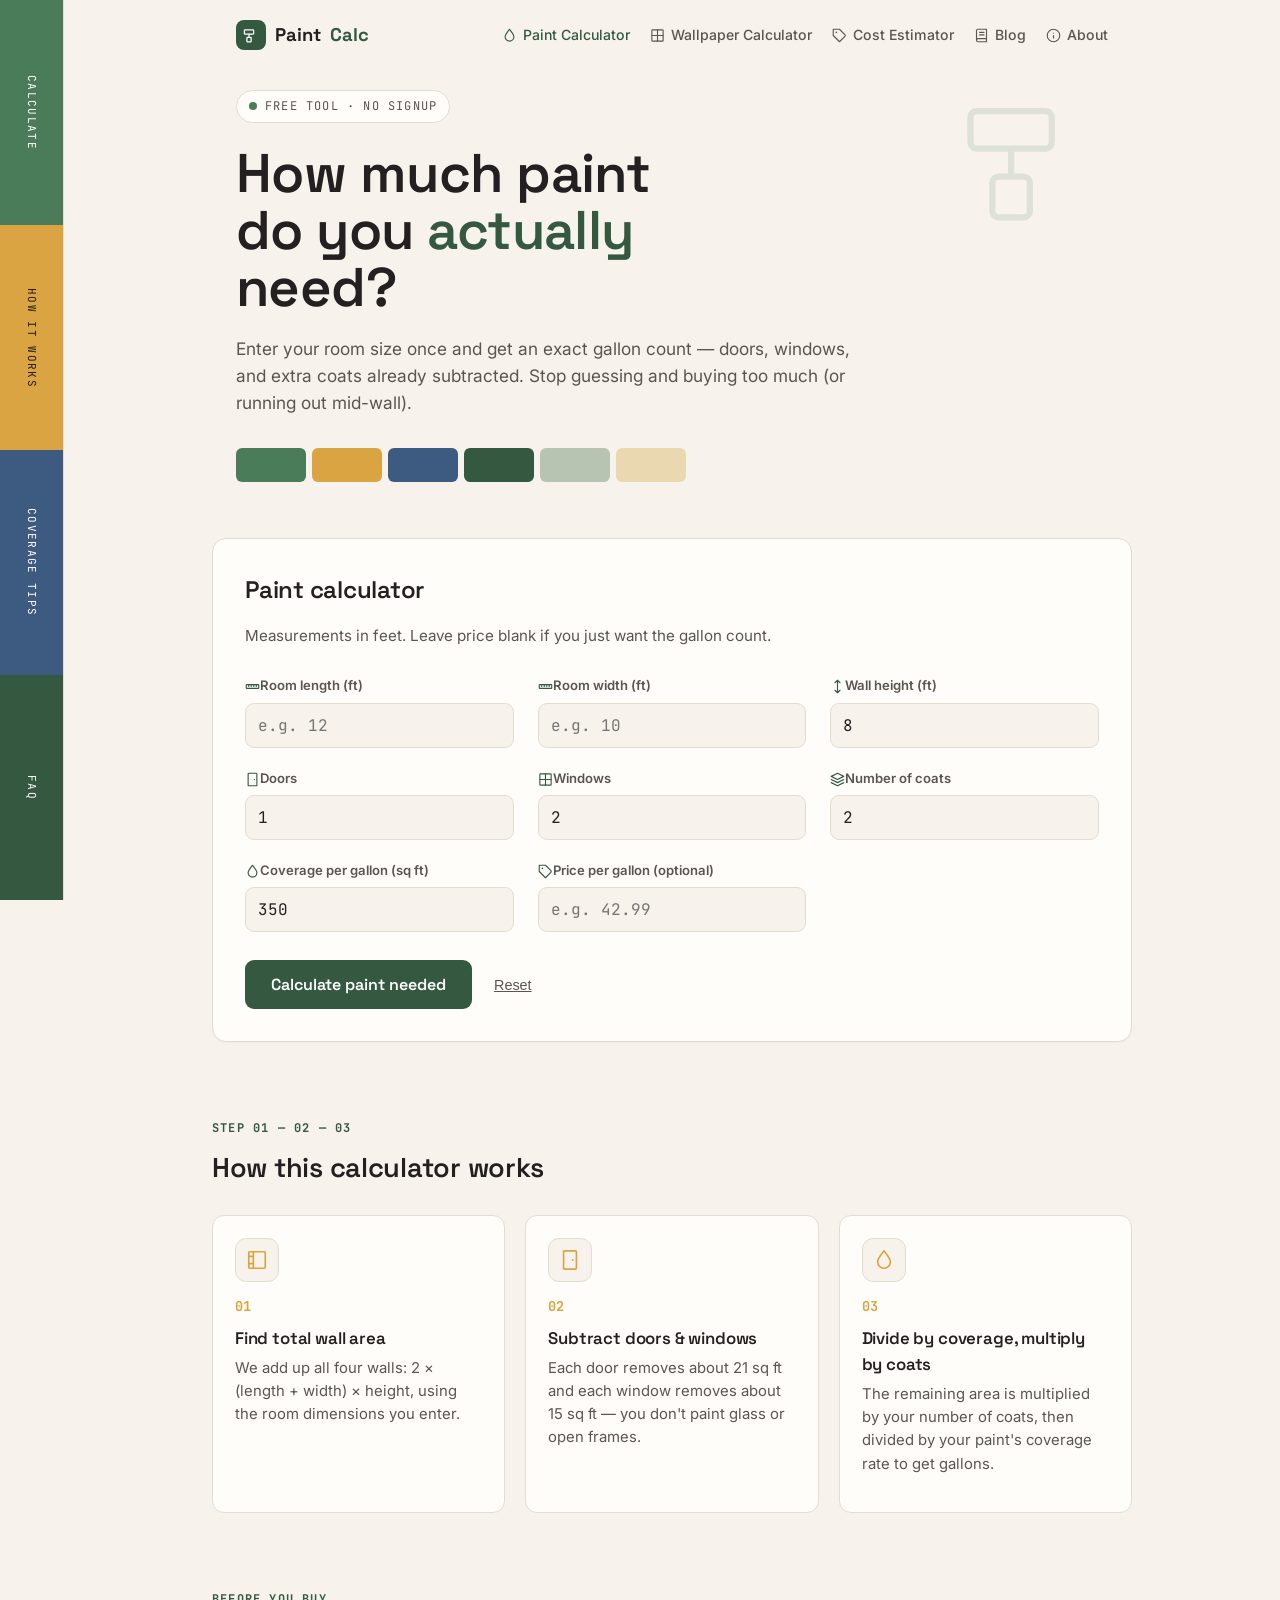
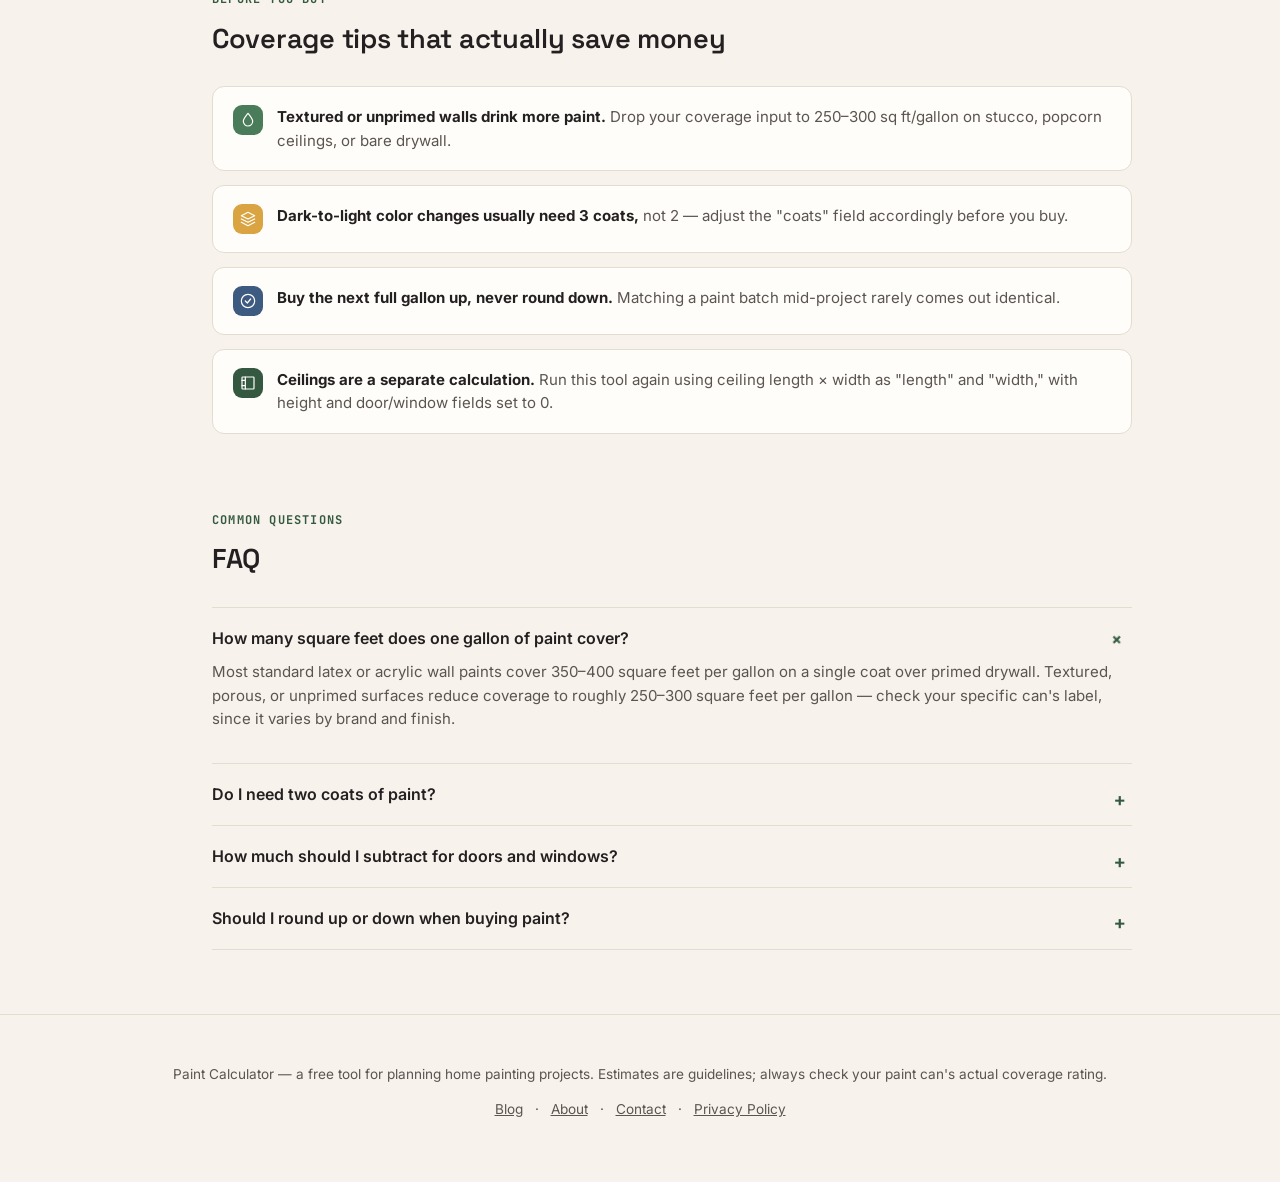
<file: index.html>
<!DOCTYPE html>
<html lang="en">
<head>
<meta name="google-site-verification" content="9bSXV0oYwCNz4T_QT4-FbvCW3bJShIEgX8HZMbep9Co" />
<script async src="https://pagead2.googlesyndication.com/pagead/js/adsbygoogle.js?client=ca-pub-2006445566626425" crossorigin="anonymous"></script>
<meta charset="UTF-8">
<meta name="viewport" content="width=device-width, initial-scale=1.0">
<title>Paint Calculator — How Much Paint Do You Need? | Free Room Paint Estimator</title>
<meta name="description" content="Free paint calculator. Enter your room size and get exact gallons of paint needed, including doors, windows, and multiple coats. No signup required.">
<meta property="og:title" content="Paint Calculator — How Much Paint Do You Need?">
<meta property="og:description" content="Enter your room dimensions and get an instant, accurate paint estimate in gallons — free, no signup.">
<meta property="og:type" content="website">
<meta name="robots" content="index, follow">
<link rel="preconnect" href="https://fonts.googleapis.com">
<link rel="preconnect" href="https://fonts.gstatic.com" crossorigin>
<link href="https://fonts.googleapis.com/css2?family=Space+Grotesk:wght@500;600;700&family=Inter:wght@400;500;600&family=JetBrains+Mono:wght@500;700&display=swap" rel="stylesheet">
<link rel="stylesheet" href="styles.css">
<script type="application/ld+json">
{
  "@context": "https://schema.org",
  "@type": "FAQPage",
  "mainEntity": [
    {
      "@type": "Question",
      "name": "How many square feet does one gallon of paint cover?",
      "acceptedAnswer": {
        "@type": "Answer",
        "text": "Most standard latex or acrylic wall paints cover 350–400 square feet per gallon on a single coat over primed drywall. Textured, porous, or unprimed surfaces reduce coverage to roughly 250–300 square feet per gallon."
      }
    },
    {
      "@type": "Question",
      "name": "Do I need two coats of paint?",
      "acceptedAnswer": {
        "@type": "Answer",
        "text": "Two coats are recommended for most color changes, new drywall, or when covering a darker existing color. A single coat is usually enough only when repainting the same or a very similar color over a previously painted, well-sealed wall."
      }
    },
    {
      "@type": "Question",
      "name": "How much should I subtract for doors and windows?",
      "acceptedAnswer": {
        "@type": "Answer",
        "text": "A standard interior door opening removes about 21 square feet from your wall area, and a standard window removes about 15 square feet. This calculator subtracts those automatically based on how many you enter."
      }
    },
    {
      "@type": "Question",
      "name": "Should I round up or down when buying paint?",
      "acceptedAnswer": {
        "@type": "Answer",
        "text": "Always round up to the nearest full gallon or quart. Running short mid-job risks a visible color mismatch between paint batches, while leftover paint is useful for future touch-ups."
      }
    }
  ]
}
</script>
</head>
<body>
<div class="shell">
  <nav class="chip-rail" aria-label="Section navigation">
    <a href="#calculator" class="chip chip-1">Calculate</a>
    <a href="#how-it-works" class="chip chip-2">How It Works</a>
    <a href="#tips" class="chip chip-3">Coverage Tips</a>
    <a href="#faq" class="chip chip-4">FAQ</a>
  </nav>

  <main>
    <header class="site-nav">
      <a href="/" class="logo">
        <span class="icon-badge"><svg viewBox="0 0 24 24" fill="none" stroke="currentColor" stroke-width="1.8" stroke-linecap="round" stroke-linejoin="round"><rect x="2" y="4" width="13" height="6" rx="1"/><path d="M8.5 10v4.5"/><rect x="5.5" y="14.5" width="6" height="6.5" rx="1"/></svg></span>
        Paint<span>Calc</span>
      </a>
      <nav class="links">
        <a href="/" class="active"><svg viewBox="0 0 24 24" fill="none" stroke="currentColor" stroke-width="1.8" stroke-linecap="round" stroke-linejoin="round"><path d="M12 2c4 5 7 8.5 7 12a7 7 0 1 1-14 0c0-3.5 3-7 7-12Z"/></svg>Paint Calculator</a>
        <a href="/wallpaper-calculator"><svg viewBox="0 0 24 24" fill="none" stroke="currentColor" stroke-width="1.8" stroke-linecap="round" stroke-linejoin="round"><rect x="3" y="3" width="18" height="18" rx="1"/><path d="M12 3v18M3 12h18"/></svg>Wallpaper Calculator</a>
        <a href="/paint-cost-calculator"><svg viewBox="0 0 24 24" fill="none" stroke="currentColor" stroke-width="1.8" stroke-linecap="round" stroke-linejoin="round"><path d="M20.6 13.4 12 22 2 12V2h10l8.6 8.6a2 2 0 0 1 0 2.8Z"/><circle cx="7" cy="7" r="1.3" fill="currentColor" stroke="none"/></svg>Cost Estimator</a>
        <a href="/blog"><svg viewBox="0 0 24 24" fill="none" stroke="currentColor" stroke-width="1.8" stroke-linecap="round" stroke-linejoin="round"><path d="M4 19.5A2.5 2.5 0 0 1 6.5 17H20"/><path d="M6.5 2H20v20H6.5A2.5 2.5 0 0 1 4 19.5v-15A2.5 2.5 0 0 1 6.5 2Z"/><path d="M9 7h7M9 11h7"/></svg>Blog</a>
        <a href="/about"><svg viewBox="0 0 24 24" fill="none" stroke="currentColor" stroke-width="1.8" stroke-linecap="round" stroke-linejoin="round"><circle cx="12" cy="12" r="10"/><path d="M12 16v-4M12 8h.01"/></svg>About</a>
      </nav>
    </header>

    <div class="hero">
      <div class="hero-art" aria-hidden="true">
        <svg viewBox="0 0 24 24" fill="none" stroke="currentColor" stroke-width="1"><rect x="2" y="4" width="13" height="6" rx="1"/><path d="M8.5 10v4.5"/><rect x="5.5" y="14.5" width="6" height="6.5" rx="1"/></svg>
      </div>
      <span class="eyebrow"><span class="dot"></span> Free tool · no signup</span>
      <h1>How much paint<br>do you <em>actually</em> need?</h1>
      <p class="lede">Enter your room size once and get an exact gallon count — doors, windows, and extra coats already subtracted. Stop guessing and buying too much (or running out mid-wall).</p>
      <div class="swatch-strip" aria-hidden="true">
        <span style="background:var(--sage)"></span>
        <span style="background:var(--ochre)"></span>
        <span style="background:var(--slate)"></span>
        <span style="background:var(--sage-deep)"></span>
        <span style="background:#B7C4B2"></span>
        <span style="background:#EAD9B0"></span>
      </div>
    </div>

    <section id="calculator">
      <div class="section-inner">
        <div class="card">
          <h2>Paint calculator</h2>
          <p class="sub">Measurements in feet. Leave price blank if you just want the gallon count.</p>

          <form id="paintForm">
            <div class="grid">
              <div class="field">
                <label for="length"><svg class="icon" viewBox="0 0 24 24" fill="none" stroke="currentColor" stroke-width="1.8" stroke-linecap="round" stroke-linejoin="round"><rect x="2" y="9" width="20" height="6" rx="1"/><path d="M6 9v3M10 9v3M14 9v3M18 9v3"/></svg>Room length (ft)</label>
                <input type="number" id="length" min="0" step="0.1" placeholder="e.g. 12" required>
              </div>
              <div class="field">
                <label for="width"><svg class="icon" viewBox="0 0 24 24" fill="none" stroke="currentColor" stroke-width="1.8" stroke-linecap="round" stroke-linejoin="round"><rect x="2" y="9" width="20" height="6" rx="1"/><path d="M6 9v3M10 9v3M14 9v3M18 9v3"/></svg>Room width (ft)</label>
                <input type="number" id="width" min="0" step="0.1" placeholder="e.g. 10" required>
              </div>
              <div class="field">
                <label for="height"><svg class="icon" viewBox="0 0 24 24" fill="none" stroke="currentColor" stroke-width="1.8" stroke-linecap="round" stroke-linejoin="round"><path d="M12 2v20M8 6l4-4 4 4M8 18l4 4 4-4"/></svg>Wall height (ft)</label>
                <input type="number" id="height" min="0" step="0.1" value="8" required>
              </div>
              <div class="field">
                <label for="doors"><svg class="icon" viewBox="0 0 24 24" fill="none" stroke="currentColor" stroke-width="1.8" stroke-linecap="round" stroke-linejoin="round"><rect x="5" y="2" width="14" height="20" rx="1"/><circle cx="15" cy="12" r="1" fill="currentColor" stroke="none"/></svg>Doors</label>
                <input type="number" id="doors" min="0" step="1" value="1">
              </div>
              <div class="field">
                <label for="windows"><svg class="icon" viewBox="0 0 24 24" fill="none" stroke="currentColor" stroke-width="1.8" stroke-linecap="round" stroke-linejoin="round"><rect x="3" y="3" width="18" height="18" rx="1"/><path d="M12 3v18M3 12h18"/></svg>Windows</label>
                <input type="number" id="windows" min="0" step="1" value="2">
              </div>
              <div class="field">
                <label for="coats"><svg class="icon" viewBox="0 0 24 24" fill="none" stroke="currentColor" stroke-width="1.8" stroke-linecap="round" stroke-linejoin="round"><path d="M12 2 2 7l10 5 10-5-10-5Z"/><path d="M2 17l10 5 10-5"/><path d="M2 12l10 5 10-5"/></svg>Number of coats</label>
                <input type="number" id="coats" min="1" step="1" value="2">
              </div>
              <div class="field">
                <label for="coverage"><svg class="icon" viewBox="0 0 24 24" fill="none" stroke="currentColor" stroke-width="1.8" stroke-linecap="round" stroke-linejoin="round"><path d="M12 2c4 5 7 8.5 7 12a7 7 0 1 1-14 0c0-3.5 3-7 7-12Z"/></svg>Coverage per gallon (sq ft)</label>
                <input type="number" id="coverage" min="50" step="10" value="350">
              </div>
              <div class="field">
                <label for="price"><svg class="icon" viewBox="0 0 24 24" fill="none" stroke="currentColor" stroke-width="1.8" stroke-linecap="round" stroke-linejoin="round"><path d="M20.6 13.4 12 22 2 12V2h10l8.6 8.6a2 2 0 0 1 0 2.8Z"/><circle cx="7" cy="7" r="1.3" fill="currentColor" stroke="none"/></svg>Price per gallon (optional)</label>
                <input type="number" id="price" min="0" step="0.01" placeholder="e.g. 42.99">
              </div>
            </div>

            <div class="actions">
              <button type="submit" class="primary">Calculate paint needed</button>
              <button type="button" class="reset" id="resetBtn">Reset</button>
            </div>
          </form>

          <div class="result" id="result">
            <div class="result-grid">
              <div class="result-tile">
                <svg class="icon" viewBox="0 0 24 24" fill="none" stroke="currentColor" stroke-width="1.8" stroke-linecap="round" stroke-linejoin="round"><rect x="3" y="3" width="18" height="18" rx="1"/><path d="M8 3v18M3 8h5M3 16h5"/></svg>
                <div class="label">Wall area to paint</div>
                <div class="value" id="outArea">0 <small>sq ft</small></div>
              </div>
              <div class="result-tile">
                <svg class="icon" viewBox="0 0 24 24" fill="none" stroke="currentColor" stroke-width="1.8" stroke-linecap="round" stroke-linejoin="round"><path d="M12 2c4 5 7 8.5 7 12a7 7 0 1 1-14 0c0-3.5 3-7 7-12Z"/></svg>
                <div class="label">Paint needed</div>
                <div class="value" id="outGallons">0 <small>gallons</small></div>
              </div>
              <div class="result-tile" id="costTile" style="display:none;">
                <svg class="icon" viewBox="0 0 24 24" fill="none" stroke="currentColor" stroke-width="1.8" stroke-linecap="round" stroke-linejoin="round"><path d="M20.6 13.4 12 22 2 12V2h10l8.6 8.6a2 2 0 0 1 0 2.8Z"/><circle cx="7" cy="7" r="1.3" fill="currentColor" stroke="none"/></svg>
                <div class="label">Estimated cost</div>
                <div class="value" id="outCost">$0</div>
              </div>
              <div class="result-tile">
                <svg class="icon" viewBox="0 0 24 24" fill="none" stroke="currentColor" stroke-width="1.8" stroke-linecap="round" stroke-linejoin="round"><path d="M5 8h14l-1.5 11a2 2 0 0 1-2 1.8H8.5a2 2 0 0 1-2-1.8L5 8Z"/><path d="M8 8V6a4 4 0 0 1 8 0v2"/></svg>
                <div class="label">Suggested purchase</div>
                <div class="value" id="outBuy">—</div>
              </div>
            </div>
            <p class="result-note" id="resultNote"></p>
          </div>
        </div>
      </div>
    </section>

    <section id="how-it-works">
      <div class="section-inner">
        <div class="section-head">
          <span class="kicker">Step 01 — 02 — 03</span>
          <h2>How this calculator works</h2>
        </div>
        <div class="steps">
          <div class="step">
            <div class="icon-badge-lg"><svg viewBox="0 0 24 24" fill="none" stroke="currentColor" stroke-width="1.8" stroke-linecap="round" stroke-linejoin="round"><rect x="3" y="3" width="18" height="18" rx="1"/><path d="M8 3v18M3 8h5M3 16h5"/></svg></div>
            <div class="num">01</div>
            <h3>Find total wall area</h3>
            <p>We add up all four walls: 2 × (length + width) × height, using the room dimensions you enter.</p>
          </div>
          <div class="step">
            <div class="icon-badge-lg"><svg viewBox="0 0 24 24" fill="none" stroke="currentColor" stroke-width="1.8" stroke-linecap="round" stroke-linejoin="round"><rect x="5" y="2" width="14" height="20" rx="1"/><circle cx="15" cy="12" r="1" fill="currentColor" stroke="none"/></svg></div>
            <div class="num">02</div>
            <h3>Subtract doors &amp; windows</h3>
            <p>Each door removes about 21 sq ft and each window removes about 15 sq ft — you don't paint glass or open frames.</p>
          </div>
          <div class="step">
            <div class="icon-badge-lg"><svg viewBox="0 0 24 24" fill="none" stroke="currentColor" stroke-width="1.8" stroke-linecap="round" stroke-linejoin="round"><path d="M12 2c4 5 7 8.5 7 12a7 7 0 1 1-14 0c0-3.5 3-7 7-12Z"/></svg></div>
            <div class="num">03</div>
            <h3>Divide by coverage, multiply by coats</h3>
            <p>The remaining area is multiplied by your number of coats, then divided by your paint's coverage rate to get gallons.</p>
          </div>
        </div>
      </div>
    </section>

    <section id="tips">
      <div class="section-inner">
        <div class="section-head">
          <span class="kicker">Before you buy</span>
          <h2>Coverage tips that actually save money</h2>
        </div>
        <div class="tips-list">
          <div class="tip">
            <span class="icon-dot" style="background:var(--sage)"><svg viewBox="0 0 24 24" fill="none" stroke="currentColor" stroke-width="1.8" stroke-linecap="round" stroke-linejoin="round"><path d="M12 2c4 5 7 8.5 7 12a7 7 0 1 1-14 0c0-3.5 3-7 7-12Z"/></svg></span>
            <p><strong>Textured or unprimed walls drink more paint.</strong> Drop your coverage input to 250–300 sq ft/gallon on stucco, popcorn ceilings, or bare drywall.</p>
          </div>
          <div class="tip">
            <span class="icon-dot" style="background:var(--ochre)"><svg viewBox="0 0 24 24" fill="none" stroke="currentColor" stroke-width="1.8" stroke-linecap="round" stroke-linejoin="round"><path d="M12 2 2 7l10 5 10-5-10-5Z"/><path d="M2 17l10 5 10-5"/><path d="M2 12l10 5 10-5"/></svg></span>
            <p><strong>Dark-to-light color changes usually need 3 coats,</strong> not 2 — adjust the "coats" field accordingly before you buy.</p>
          </div>
          <div class="tip">
            <span class="icon-dot" style="background:var(--slate)"><svg viewBox="0 0 24 24" fill="none" stroke="currentColor" stroke-width="1.8" stroke-linecap="round" stroke-linejoin="round"><circle cx="12" cy="12" r="10"/><path d="m8 12 3 3 5-6"/></svg></span>
            <p><strong>Buy the next full gallon up, never round down.</strong> Matching a paint batch mid-project rarely comes out identical.</p>
          </div>
          <div class="tip">
            <span class="icon-dot" style="background:var(--sage-deep)"><svg viewBox="0 0 24 24" fill="none" stroke="currentColor" stroke-width="1.8" stroke-linecap="round" stroke-linejoin="round"><rect x="3" y="3" width="18" height="18" rx="1"/><path d="M8 3v18M3 8h5M3 16h5"/></svg></span>
            <p><strong>Ceilings are a separate calculation.</strong> Run this tool again using ceiling length × width as "length" and "width," with height and door/window fields set to 0.</p>
          </div>
        </div>
      </div>
    </section>

    <section id="faq">
      <div class="section-inner">
        <div class="section-head">
          <span class="kicker">Common questions</span>
          <h2>FAQ</h2>
        </div>
        <div class="faq">
          <details class="faq-item" open>
            <summary>How many square feet does one gallon of paint cover? <span class="icon">+</span></summary>
            <p>Most standard latex or acrylic wall paints cover 350–400 square feet per gallon on a single coat over primed drywall. Textured, porous, or unprimed surfaces reduce coverage to roughly 250–300 square feet per gallon — check your specific can's label, since it varies by brand and finish.</p>
          </details>
          <details class="faq-item">
            <summary>Do I need two coats of paint? <span class="icon">+</span></summary>
            <p>Two coats are recommended for most color changes, new drywall, or when covering a darker existing color. A single coat is usually enough only when repainting the same or a very similar color over a previously painted, well-sealed wall.</p>
          </details>
          <details class="faq-item">
            <summary>How much should I subtract for doors and windows? <span class="icon">+</span></summary>
            <p>A standard interior door opening removes about 21 square feet from your wall area, and a standard window removes about 15 square feet. This calculator subtracts those automatically based on how many you enter.</p>
          </details>
          <details class="faq-item">
            <summary>Should I round up or down when buying paint? <span class="icon">+</span></summary>
            <p>Always round up to the nearest full gallon or quart. Running short mid-job risks a visible color mismatch between paint batches, while leftover paint is useful for future touch-ups.</p>
          </details>
        </div>
      </div>
    </section>
  </main>
</div>

<footer>
  <p>Paint Calculator — a free tool for planning home painting projects. Estimates are guidelines; always check your paint can's actual coverage rating.</p>
  <p><a href="/blog">Blog</a> · <a href="/about">About</a> · <a href="/contact">Contact</a> · <a href="/privacy-policy">Privacy Policy</a></p>
</footer>

<script>
  const form = document.getElementById('paintForm');
  const resultBox = document.getElementById('result');

  form.addEventListener('submit', function(e){
    e.preventDefault();

    const length = parseFloat(document.getElementById('length').value) || 0;
    const width = parseFloat(document.getElementById('width').value) || 0;
    const height = parseFloat(document.getElementById('height').value) || 0;
    const doors = parseInt(document.getElementById('doors').value) || 0;
    const windows = parseInt(document.getElementById('windows').value) || 0;
    const coats = parseInt(document.getElementById('coats').value) || 1;
    const coverage = parseFloat(document.getElementById('coverage').value) || 350;
    const price = parseFloat(document.getElementById('price').value);

    let wallArea = 2 * (length + width) * height;
    wallArea -= (doors * 21) + (windows * 15);
    if (wallArea < 0) wallArea = 0;

    const totalArea = wallArea * coats;
    const gallonsExact = totalArea / coverage;
    const gallonsRounded = Math.ceil(gallonsExact * 4) / 4;

    document.getElementById('outArea').innerHTML = Math.round(wallArea).toLocaleString() + ' <small>sq ft</small>';
    document.getElementById('outGallons').innerHTML = gallonsRounded.toFixed(2).replace(/\.00$/,'') + ' <small>gallons</small>';

    let buyText = '';
    const fullGallons = Math.floor(gallonsRounded);
    const remainder = gallonsRounded - fullGallons;
    if (fullGallons >= 1) buyText += fullGallons + ' gal';
    if (remainder >= 0.74) buyText += (buyText ? ' + ' : '') + '1 gal';
    else if (remainder >= 0.24) buyText += (buyText ? ' + ' : '') + '1 qt';
    if (!buyText) buyText = '1 qt';

    document.getElementById('outBuy').textContent = buyText;

    const costTile = document.getElementById('costTile');
    if (!isNaN(price) && price > 0) {
      const cost = Math.ceil(gallonsRounded) * price;
      document.getElementById('outCost').textContent = '$' + cost.toFixed(2);
      costTile.style.display = 'block';
    } else {
      costTile.style.display = 'none';
    }

    document.getElementById('resultNote').textContent =
      `Based on ${coats} coat(s) over ${Math.round(wallArea).toLocaleString()} sq ft of paintable wall, at ${coverage} sq ft/gallon coverage.`;

    resultBox.classList.add('show');
    resultBox.scrollIntoView({behavior:'smooth', block:'nearest'});
  });

  document.getElementById('resetBtn').addEventListener('click', function(){
    form.reset();
    resultBox.classList.remove('show');
  });
</script>
</body>
</html>
</file>
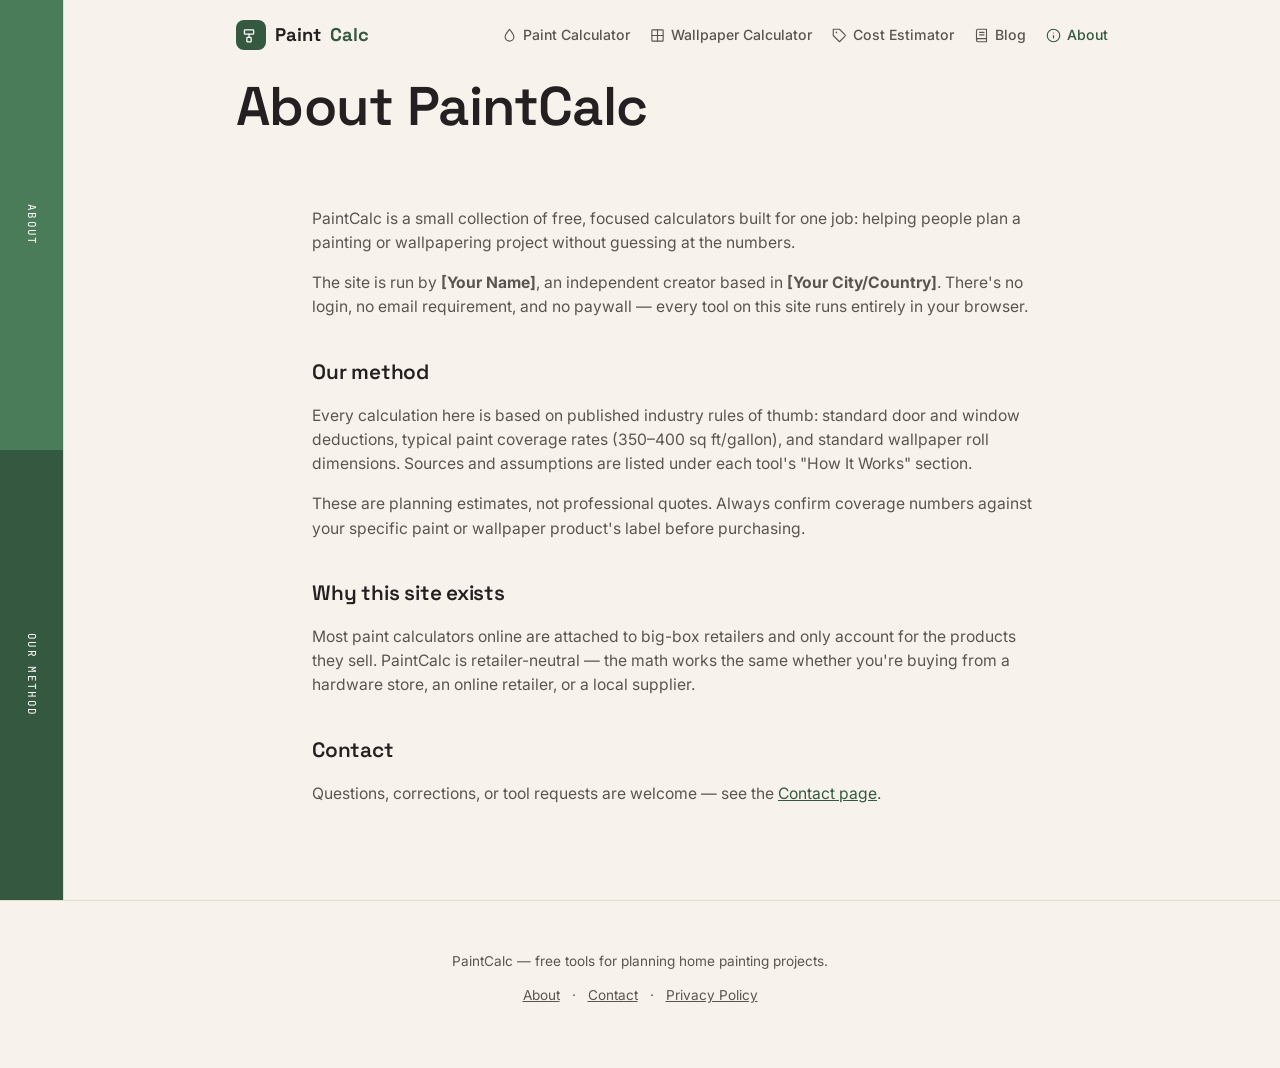
<file: about.html>
<!DOCTYPE html>
<html lang="en">
<head>
<meta name="google-site-verification" content="9bSXV0oYwCNz4T_QT4-FbvCW3bJShIEgX8HZMbep9Co" />
<script async src="https://pagead2.googlesyndication.com/pagead/js/adsbygoogle.js?client=ca-pub-2006445566626425" crossorigin="anonymous"></script>

<meta charset="UTF-8">
<meta name="viewport" content="width=device-width, initial-scale=1.0">
<title>About PaintCalc | Free Painting Project Tools</title>
<meta name="description" content="PaintCalc builds free, ad-supported calculators to help homeowners and painters plan paint, wallpaper, and budget for their projects accurately.">
<meta name="robots" content="index, follow">
<link rel="preconnect" href="https://fonts.googleapis.com">
<link rel="preconnect" href="https://fonts.gstatic.com" crossorigin>
<link href="https://fonts.googleapis.com/css2?family=Space+Grotesk:wght@500;600;700&family=Inter:wght@400;500;600&family=JetBrains+Mono:wght@500;700&display=swap" rel="stylesheet">
<link rel="stylesheet" href="styles.css">
</head>
<body>
<div class="shell">
  <nav class="chip-rail" aria-label="Section navigation">
    <a href="#about" class="chip chip-1">About</a>
    <a href="#method" class="chip chip-4">Our Method</a>
  </nav>
  <main>
    <header class="site-nav">
      <a href="/" class="logo"><span class="icon-badge"><svg viewBox="0 0 24 24" fill="none" stroke="currentColor" stroke-width="1.8" stroke-linecap="round" stroke-linejoin="round"><rect x="2" y="4" width="13" height="6" rx="1"/><path d="M8.5 10v4.5"/><rect x="5.5" y="14.5" width="6" height="6.5" rx="1"/></svg></span>Paint<span>Calc</span></a>
      <nav class="links">
        <a href="/"><svg viewBox="0 0 24 24" fill="none" stroke="currentColor" stroke-width="1.8" stroke-linecap="round" stroke-linejoin="round"><path d="M12 2c4 5 7 8.5 7 12a7 7 0 1 1-14 0c0-3.5 3-7 7-12Z"/></svg>Paint Calculator</a>
        <a href="/wallpaper-calculator"><svg viewBox="0 0 24 24" fill="none" stroke="currentColor" stroke-width="1.8" stroke-linecap="round" stroke-linejoin="round"><rect x="3" y="3" width="18" height="18" rx="1"/><path d="M12 3v18M3 12h18"/></svg>Wallpaper Calculator</a>
        <a href="/paint-cost-calculator"><svg viewBox="0 0 24 24" fill="none" stroke="currentColor" stroke-width="1.8" stroke-linecap="round" stroke-linejoin="round"><path d="M20.6 13.4 12 22 2 12V2h10l8.6 8.6a2 2 0 0 1 0 2.8Z"/><circle cx="7" cy="7" r="1.3" fill="currentColor" stroke="none"/></svg>Cost Estimator</a>
        <a href="/blog"><svg viewBox="0 0 24 24" fill="none" stroke="currentColor" stroke-width="1.8" stroke-linecap="round" stroke-linejoin="round"><path d="M4 19.5A2.5 2.5 0 0 1 6.5 17H20"/><path d="M6.5 2H20v20H6.5A2.5 2.5 0 0 1 4 19.5v-15A2.5 2.5 0 0 1 6.5 2Z"/><path d="M9 7h7M9 11h7"/></svg>Blog</a>
        <a href="/about" class="active"><svg viewBox="0 0 24 24" fill="none" stroke="currentColor" stroke-width="1.8" stroke-linecap="round" stroke-linejoin="round"><circle cx="12" cy="12" r="10"/><path d="M12 16v-4M12 8h.01"/></svg>About</a>
      </nav>
    </header>

    <div class="hero compact">
      <h1>About PaintCalc</h1>
    </div>

    <section id="about">
      <div class="section-inner prose">
        <p>PaintCalc is a small collection of free, focused calculators built for one job: helping people plan a painting or wallpapering project without guessing at the numbers.</p>
        <p>The site is run by <strong>[Your Name]</strong>, an independent creator based in <strong>[Your City/Country]</strong>. There's no login, no email requirement, and no paywall — every tool on this site runs entirely in your browser.</p>

        <h2 id="method">Our method</h2>
        <p>Every calculation here is based on published industry rules of thumb: standard door and window deductions, typical paint coverage rates (350–400 sq ft/gallon), and standard wallpaper roll dimensions. Sources and assumptions are listed under each tool's "How It Works" section.</p>
        <p>These are planning estimates, not professional quotes. Always confirm coverage numbers against your specific paint or wallpaper product's label before purchasing.</p>

        <h2>Why this site exists</h2>
        <p>Most paint calculators online are attached to big-box retailers and only account for the products they sell. PaintCalc is retailer-neutral — the math works the same whether you're buying from a hardware store, an online retailer, or a local supplier.</p>

        <h2>Contact</h2>
        <p>Questions, corrections, or tool requests are welcome — see the <a href="/contact">Contact page</a>.</p>
      </div>
    </section>
  </main>
</div>

<footer>
  <p>PaintCalc — free tools for planning home painting projects.</p>
  <p><a href="/about">About</a> · <a href="/contact">Contact</a> · <a href="/privacy-policy">Privacy Policy</a></p>
</footer>
</body>
</html>
</file>
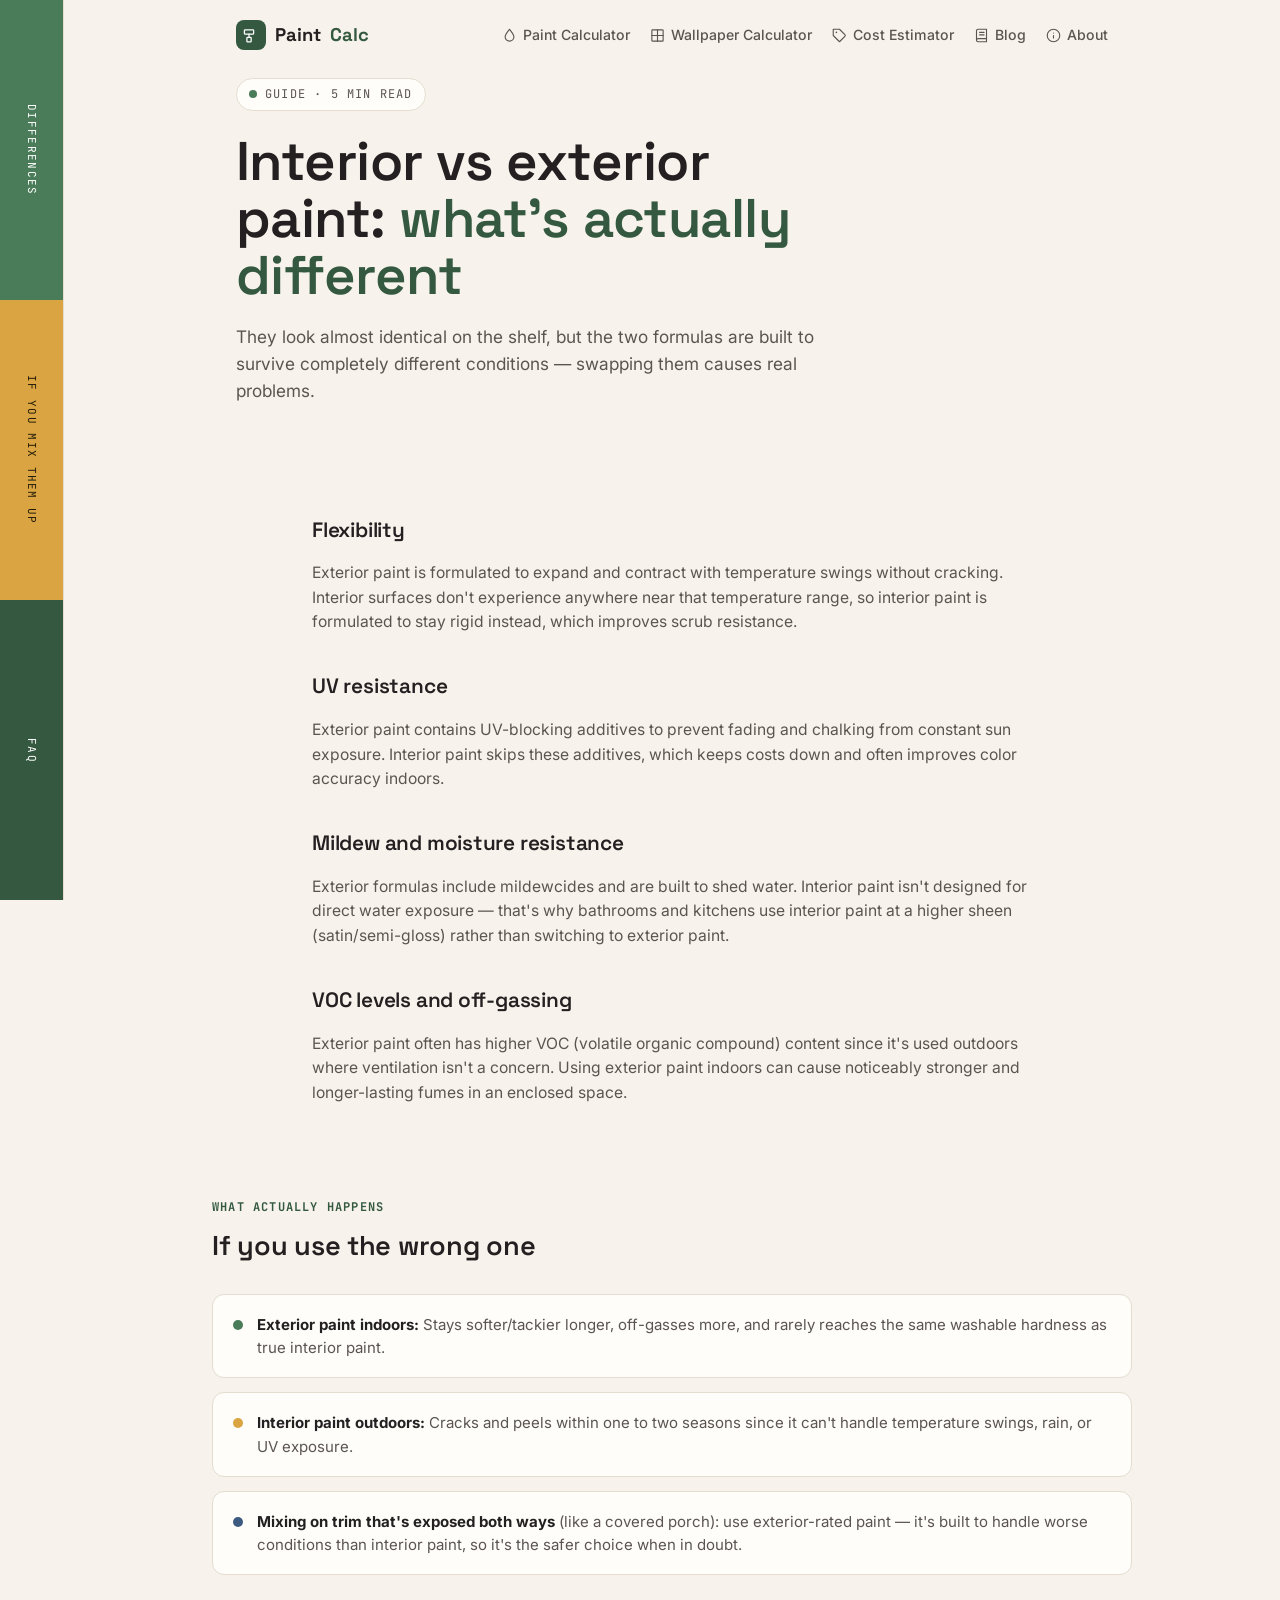
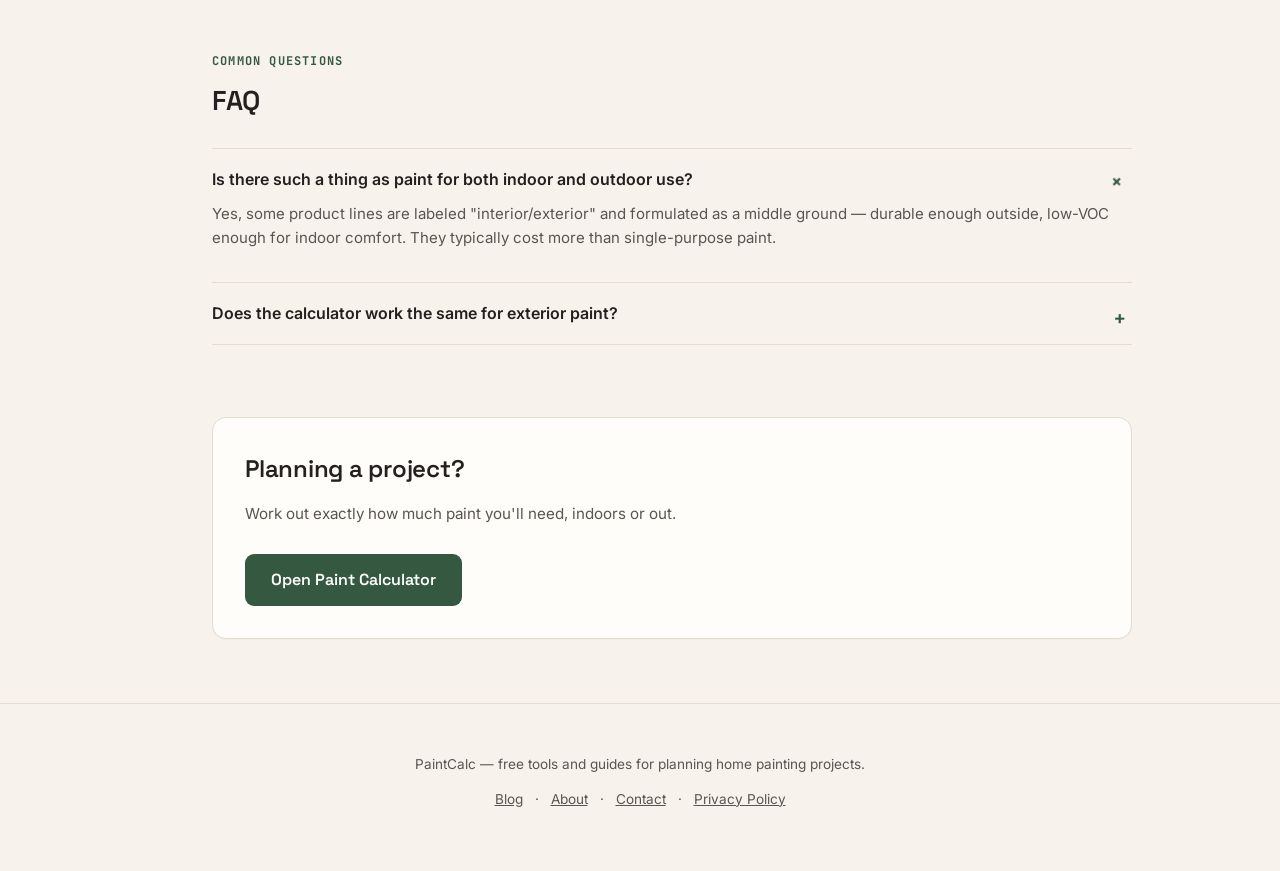
<file: article-interior-vs-exterior-paint.html>
<!DOCTYPE html>
<html lang="en">
<head>
<meta name="google-site-verification" content="9bSXV0oYwCNz4T_QT4-FbvCW3bJShIEgX8HZMbep9Co" />
<script async src="https://pagead2.googlesyndication.com/pagead/js/adsbygoogle.js?client=ca-pub-2006445566626425" crossorigin="anonymous"></script>
<meta charset="UTF-8">
<meta name="viewport" content="width=device-width, initial-scale=1.0">
<title>Interior vs Exterior Paint: What's Actually Different? | PaintCalc</title>
<meta name="description" content="Interior and exterior paint aren't interchangeable. Here's exactly what's different in the formula, and what happens if you use the wrong one.">
<meta name="robots" content="index, follow">
<link rel="preconnect" href="https://fonts.googleapis.com">
<link rel="preconnect" href="https://fonts.gstatic.com" crossorigin>
<link href="https://fonts.googleapis.com/css2?family=Space+Grotesk:wght@500;600;700&family=Inter:wght@400;500;600&family=JetBrains+Mono:wght@500;700&display=swap" rel="stylesheet">
<link rel="stylesheet" href="styles.css">
</head>
<body>
<div class="shell">
  <nav class="chip-rail" aria-label="Section navigation">
    <a href="#differences" class="chip chip-1">Differences</a>
    <a href="#mistakes" class="chip chip-2">If You Mix Them Up</a>
    <a href="#faq" class="chip chip-4">FAQ</a>
  </nav>
  <main>
    <header class="site-nav">
      <a href="/" class="logo"><span class="icon-badge"><svg viewBox="0 0 24 24" fill="none" stroke="currentColor" stroke-width="1.8" stroke-linecap="round" stroke-linejoin="round"><rect x="2" y="4" width="13" height="6" rx="1"/><path d="M8.5 10v4.5"/><rect x="5.5" y="14.5" width="6" height="6.5" rx="1"/></svg></span>Paint<span>Calc</span></a>
      <nav class="links">
        <a href="/"><svg viewBox="0 0 24 24" fill="none" stroke="currentColor" stroke-width="1.8" stroke-linecap="round" stroke-linejoin="round"><path d="M12 2c4 5 7 8.5 7 12a7 7 0 1 1-14 0c0-3.5 3-7 7-12Z"/></svg>Paint Calculator</a>
        <a href="/wallpaper-calculator"><svg viewBox="0 0 24 24" fill="none" stroke="currentColor" stroke-width="1.8" stroke-linecap="round" stroke-linejoin="round"><rect x="3" y="3" width="18" height="18" rx="1"/><path d="M12 3v18M3 12h18"/></svg>Wallpaper Calculator</a>
        <a href="/paint-cost-calculator"><svg viewBox="0 0 24 24" fill="none" stroke="currentColor" stroke-width="1.8" stroke-linecap="round" stroke-linejoin="round"><path d="M20.6 13.4 12 22 2 12V2h10l8.6 8.6a2 2 0 0 1 0 2.8Z"/><circle cx="7" cy="7" r="1.3" fill="currentColor" stroke="none"/></svg>Cost Estimator</a>
        <a href="/blog"><svg viewBox="0 0 24 24" fill="none" stroke="currentColor" stroke-width="1.8" stroke-linecap="round" stroke-linejoin="round"><path d="M4 19.5A2.5 2.5 0 0 1 6.5 17H20"/><path d="M6.5 2H20v20H6.5A2.5 2.5 0 0 1 4 19.5v-15A2.5 2.5 0 0 1 6.5 2Z"/><path d="M9 7h7M9 11h7"/></svg>Blog</a>
        <a href="/about"><svg viewBox="0 0 24 24" fill="none" stroke="currentColor" stroke-width="1.8" stroke-linecap="round" stroke-linejoin="round"><circle cx="12" cy="12" r="10"/><path d="M12 16v-4M12 8h.01"/></svg>About</a>
      </nav>
    </header>

    <div class="hero compact">
      <span class="eyebrow"><span class="dot"></span> Guide · 5 min read</span>
      <h1>Interior vs exterior paint: <em>what's actually different</em></h1>
      <p class="lede">They look almost identical on the shelf, but the two formulas are built to survive completely different conditions — swapping them causes real problems.</p>
    </div>

    <section id="differences">
      <div class="section-inner prose">
        <h2>Flexibility</h2>
        <p>Exterior paint is formulated to expand and contract with temperature swings without cracking. Interior surfaces don't experience anywhere near that temperature range, so interior paint is formulated to stay rigid instead, which improves scrub resistance.</p>

        <h2>UV resistance</h2>
        <p>Exterior paint contains UV-blocking additives to prevent fading and chalking from constant sun exposure. Interior paint skips these additives, which keeps costs down and often improves color accuracy indoors.</p>

        <h2>Mildew and moisture resistance</h2>
        <p>Exterior formulas include mildewcides and are built to shed water. Interior paint isn't designed for direct water exposure — that's why bathrooms and kitchens use interior paint at a higher sheen (satin/semi-gloss) rather than switching to exterior paint.</p>

        <h2>VOC levels and off-gassing</h2>
        <p>Exterior paint often has higher VOC (volatile organic compound) content since it's used outdoors where ventilation isn't a concern. Using exterior paint indoors can cause noticeably stronger and longer-lasting fumes in an enclosed space.</p>
      </div>
    </section>

    <section id="mistakes">
      <div class="section-inner">
        <div class="section-head">
          <span class="kicker">What actually happens</span>
          <h2>If you use the wrong one</h2>
        </div>
        <div class="tips-list">
          <div class="tip"><span class="chip-dot" style="background:var(--sage)"></span><p><strong>Exterior paint indoors:</strong> Stays softer/tackier longer, off-gasses more, and rarely reaches the same washable hardness as true interior paint.</p></div>
          <div class="tip"><span class="chip-dot" style="background:var(--ochre)"></span><p><strong>Interior paint outdoors:</strong> Cracks and peels within one to two seasons since it can't handle temperature swings, rain, or UV exposure.</p></div>
          <div class="tip"><span class="chip-dot" style="background:var(--slate)"></span><p><strong>Mixing on trim that's exposed both ways</strong> (like a covered porch): use exterior-rated paint — it's built to handle worse conditions than interior paint, so it's the safer choice when in doubt.</p></div>
        </div>
      </div>
    </section>

    <section id="faq">
      <div class="section-inner">
        <div class="section-head">
          <span class="kicker">Common questions</span>
          <h2>FAQ</h2>
        </div>
        <div class="faq">
          <details class="faq-item" open>
            <summary>Is there such a thing as paint for both indoor and outdoor use? <span class="icon">+</span></summary>
            <p>Yes, some product lines are labeled "interior/exterior" and formulated as a middle ground — durable enough outside, low-VOC enough for indoor comfort. They typically cost more than single-purpose paint.</p>
          </details>
          <details class="faq-item">
            <summary>Does the calculator work the same for exterior paint? <span class="icon">+</span></summary>
            <p>Yes — the area math is identical. Just check your specific exterior paint can for its coverage rate, since textured siding or brick can reduce coverage to 200-250 sq ft/gallon.</p>
          </details>
        </div>
      </div>
    </section>

    <section>
      <div class="section-inner">
        <div class="card">
          <h2>Planning a project?</h2>
          <p class="sub">Work out exactly how much paint you'll need, indoors or out.</p>
          <a href="/" style="display:inline-block; text-decoration:none; padding:14px 26px; border-radius:9px; background:var(--sage-deep); color:#fff; font-family:'Space Grotesk',sans-serif; font-weight:600;">Open Paint Calculator</a>
        </div>
      </div>
    </section>
  </main>
</div>

<footer>
  <p>PaintCalc — free tools and guides for planning home painting projects.</p>
  <p><a href="/blog">Blog</a> · <a href="/about">About</a> · <a href="/contact">Contact</a> · <a href="/privacy-policy">Privacy Policy</a></p>
</footer>
</body>
</html>
</file>
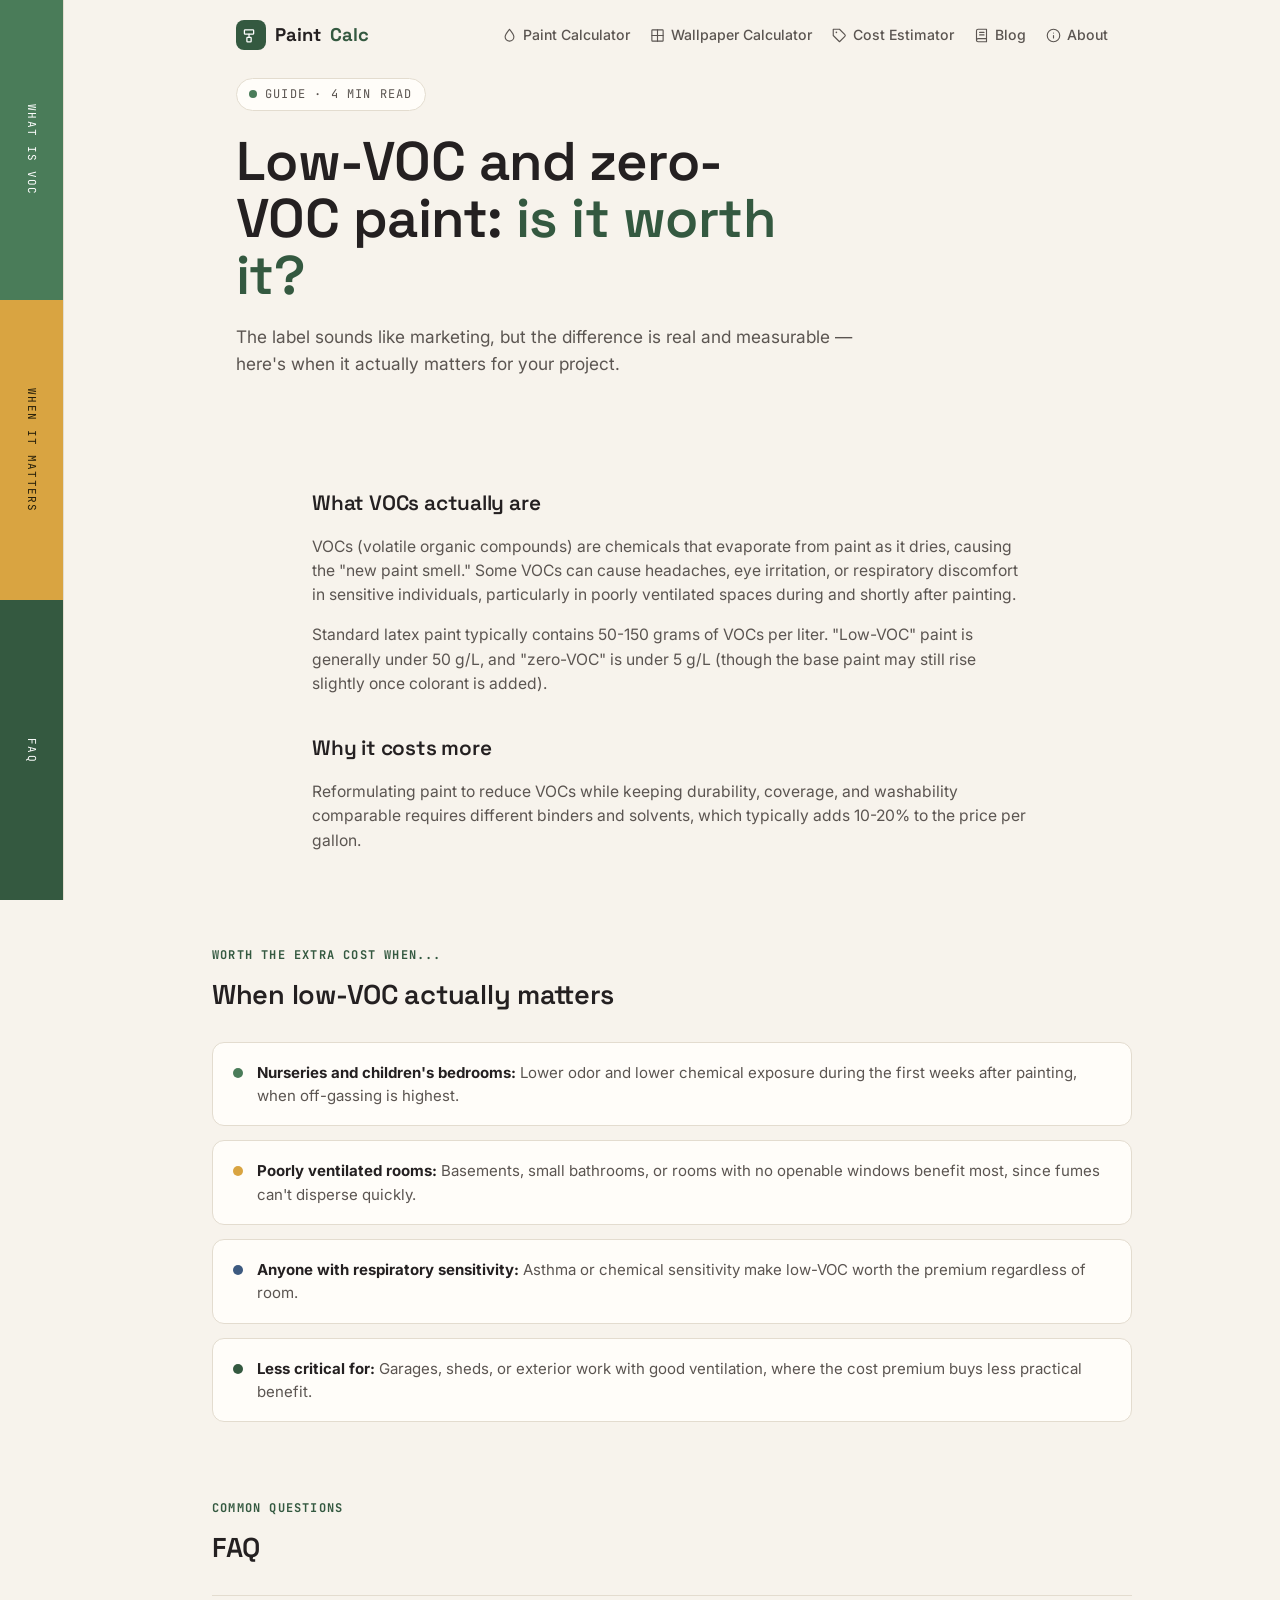
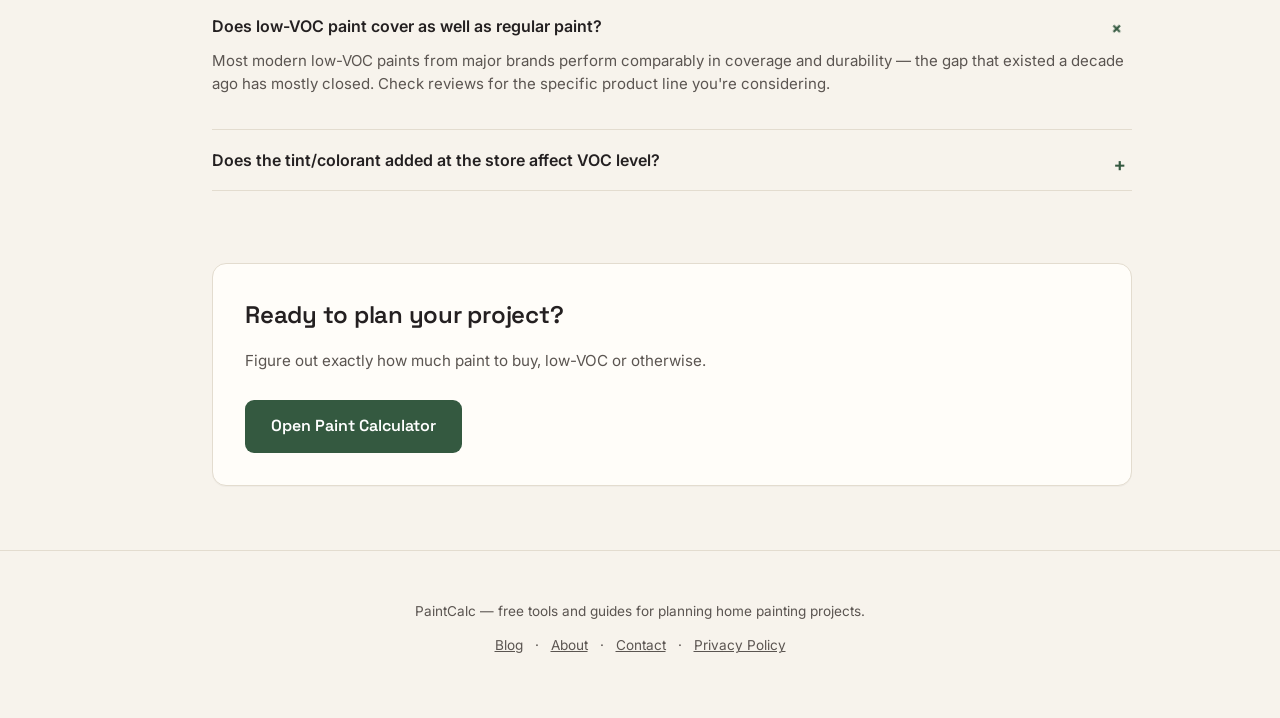
<file: article-low-voc-paint.html>
<!DOCTYPE html>
<html lang="en">
<head>
<meta name="google-site-verification" content="9bSXV0oYwCNz4T_QT4-FbvCW3bJShIEgX8HZMbep9Co" />
<script async src="https://pagead2.googlesyndication.com/pagead/js/adsbygoogle.js?client=ca-pub-2006445566626425" crossorigin="anonymous"></script>
<meta charset="UTF-8">
<meta name="viewport" content="width=device-width, initial-scale=1.0">
<title>Low-VOC and Zero-VOC Paint: Is It Worth It? | PaintCalc</title>
<meta name="description" content="What VOCs actually are, why low-VOC paint costs more, and whether it's worth choosing for nurseries, bedrooms, and poorly ventilated rooms.">
<meta name="robots" content="index, follow">
<link rel="preconnect" href="https://fonts.googleapis.com">
<link rel="preconnect" href="https://fonts.gstatic.com" crossorigin>
<link href="https://fonts.googleapis.com/css2?family=Space+Grotesk:wght@500;600;700&family=Inter:wght@400;500;600&family=JetBrains+Mono:wght@500;700&display=swap" rel="stylesheet">
<link rel="stylesheet" href="styles.css">
</head>
<body>
<div class="shell">
  <nav class="chip-rail" aria-label="Section navigation">
    <a href="#what-is-voc" class="chip chip-1">What Is VOC</a>
    <a href="#when" class="chip chip-2">When It Matters</a>
    <a href="#faq" class="chip chip-4">FAQ</a>
  </nav>
  <main>
    <header class="site-nav">
      <a href="/" class="logo"><span class="icon-badge"><svg viewBox="0 0 24 24" fill="none" stroke="currentColor" stroke-width="1.8" stroke-linecap="round" stroke-linejoin="round"><rect x="2" y="4" width="13" height="6" rx="1"/><path d="M8.5 10v4.5"/><rect x="5.5" y="14.5" width="6" height="6.5" rx="1"/></svg></span>Paint<span>Calc</span></a>
      <nav class="links">
        <a href="/"><svg viewBox="0 0 24 24" fill="none" stroke="currentColor" stroke-width="1.8" stroke-linecap="round" stroke-linejoin="round"><path d="M12 2c4 5 7 8.5 7 12a7 7 0 1 1-14 0c0-3.5 3-7 7-12Z"/></svg>Paint Calculator</a>
        <a href="/wallpaper-calculator"><svg viewBox="0 0 24 24" fill="none" stroke="currentColor" stroke-width="1.8" stroke-linecap="round" stroke-linejoin="round"><rect x="3" y="3" width="18" height="18" rx="1"/><path d="M12 3v18M3 12h18"/></svg>Wallpaper Calculator</a>
        <a href="/paint-cost-calculator"><svg viewBox="0 0 24 24" fill="none" stroke="currentColor" stroke-width="1.8" stroke-linecap="round" stroke-linejoin="round"><path d="M20.6 13.4 12 22 2 12V2h10l8.6 8.6a2 2 0 0 1 0 2.8Z"/><circle cx="7" cy="7" r="1.3" fill="currentColor" stroke="none"/></svg>Cost Estimator</a>
        <a href="/blog"><svg viewBox="0 0 24 24" fill="none" stroke="currentColor" stroke-width="1.8" stroke-linecap="round" stroke-linejoin="round"><path d="M4 19.5A2.5 2.5 0 0 1 6.5 17H20"/><path d="M6.5 2H20v20H6.5A2.5 2.5 0 0 1 4 19.5v-15A2.5 2.5 0 0 1 6.5 2Z"/><path d="M9 7h7M9 11h7"/></svg>Blog</a>
        <a href="/about"><svg viewBox="0 0 24 24" fill="none" stroke="currentColor" stroke-width="1.8" stroke-linecap="round" stroke-linejoin="round"><circle cx="12" cy="12" r="10"/><path d="M12 16v-4M12 8h.01"/></svg>About</a>
      </nav>
    </header>

    <div class="hero compact">
      <span class="eyebrow"><span class="dot"></span> Guide · 4 min read</span>
      <h1>Low-VOC and zero-VOC paint: <em>is it worth it?</em></h1>
      <p class="lede">The label sounds like marketing, but the difference is real and measurable — here's when it actually matters for your project.</p>
    </div>

    <section id="what-is-voc">
      <div class="section-inner prose">
        <h2>What VOCs actually are</h2>
        <p>VOCs (volatile organic compounds) are chemicals that evaporate from paint as it dries, causing the "new paint smell." Some VOCs can cause headaches, eye irritation, or respiratory discomfort in sensitive individuals, particularly in poorly ventilated spaces during and shortly after painting.</p>
        <p>Standard latex paint typically contains 50-150 grams of VOCs per liter. "Low-VOC" paint is generally under 50 g/L, and "zero-VOC" is under 5 g/L (though the base paint may still rise slightly once colorant is added).</p>

        <h2>Why it costs more</h2>
        <p>Reformulating paint to reduce VOCs while keeping durability, coverage, and washability comparable requires different binders and solvents, which typically adds 10-20% to the price per gallon.</p>
      </div>
    </section>

    <section id="when">
      <div class="section-inner">
        <div class="section-head">
          <span class="kicker">Worth the extra cost when...</span>
          <h2>When low-VOC actually matters</h2>
        </div>
        <div class="tips-list">
          <div class="tip"><span class="chip-dot" style="background:var(--sage)"></span><p><strong>Nurseries and children's bedrooms:</strong> Lower odor and lower chemical exposure during the first weeks after painting, when off-gassing is highest.</p></div>
          <div class="tip"><span class="chip-dot" style="background:var(--ochre)"></span><p><strong>Poorly ventilated rooms:</strong> Basements, small bathrooms, or rooms with no openable windows benefit most, since fumes can't disperse quickly.</p></div>
          <div class="tip"><span class="chip-dot" style="background:var(--slate)"></span><p><strong>Anyone with respiratory sensitivity:</strong> Asthma or chemical sensitivity make low-VOC worth the premium regardless of room.</p></div>
          <div class="tip"><span class="chip-dot" style="background:var(--sage-deep)"></span><p><strong>Less critical for:</strong> Garages, sheds, or exterior work with good ventilation, where the cost premium buys less practical benefit.</p></div>
        </div>
      </div>
    </section>

    <section id="faq">
      <div class="section-inner">
        <div class="section-head">
          <span class="kicker">Common questions</span>
          <h2>FAQ</h2>
        </div>
        <div class="faq">
          <details class="faq-item" open>
            <summary>Does low-VOC paint cover as well as regular paint? <span class="icon">+</span></summary>
            <p>Most modern low-VOC paints from major brands perform comparably in coverage and durability — the gap that existed a decade ago has mostly closed. Check reviews for the specific product line you're considering.</p>
          </details>
          <details class="faq-item">
            <summary>Does the tint/colorant added at the store affect VOC level? <span class="icon">+</span></summary>
            <p>Yes — colorant can add a small amount of VOCs even to a zero-VOC base, especially with darker or more saturated colors. If VOC level is a strict requirement, ask your paint store for their colorant's VOC contribution.</p>
          </details>
        </div>
      </div>
    </section>

    <section>
      <div class="section-inner">
        <div class="card">
          <h2>Ready to plan your project?</h2>
          <p class="sub">Figure out exactly how much paint to buy, low-VOC or otherwise.</p>
          <a href="/" style="display:inline-block; text-decoration:none; padding:14px 26px; border-radius:9px; background:var(--sage-deep); color:#fff; font-family:'Space Grotesk',sans-serif; font-weight:600;">Open Paint Calculator</a>
        </div>
      </div>
    </section>
  </main>
</div>

<footer>
  <p>PaintCalc — free tools and guides for planning home painting projects.</p>
  <p><a href="/blog">Blog</a> · <a href="/about">About</a> · <a href="/contact">Contact</a> · <a href="/privacy-policy">Privacy Policy</a></p>
</footer>
</body>
</html>
</file>
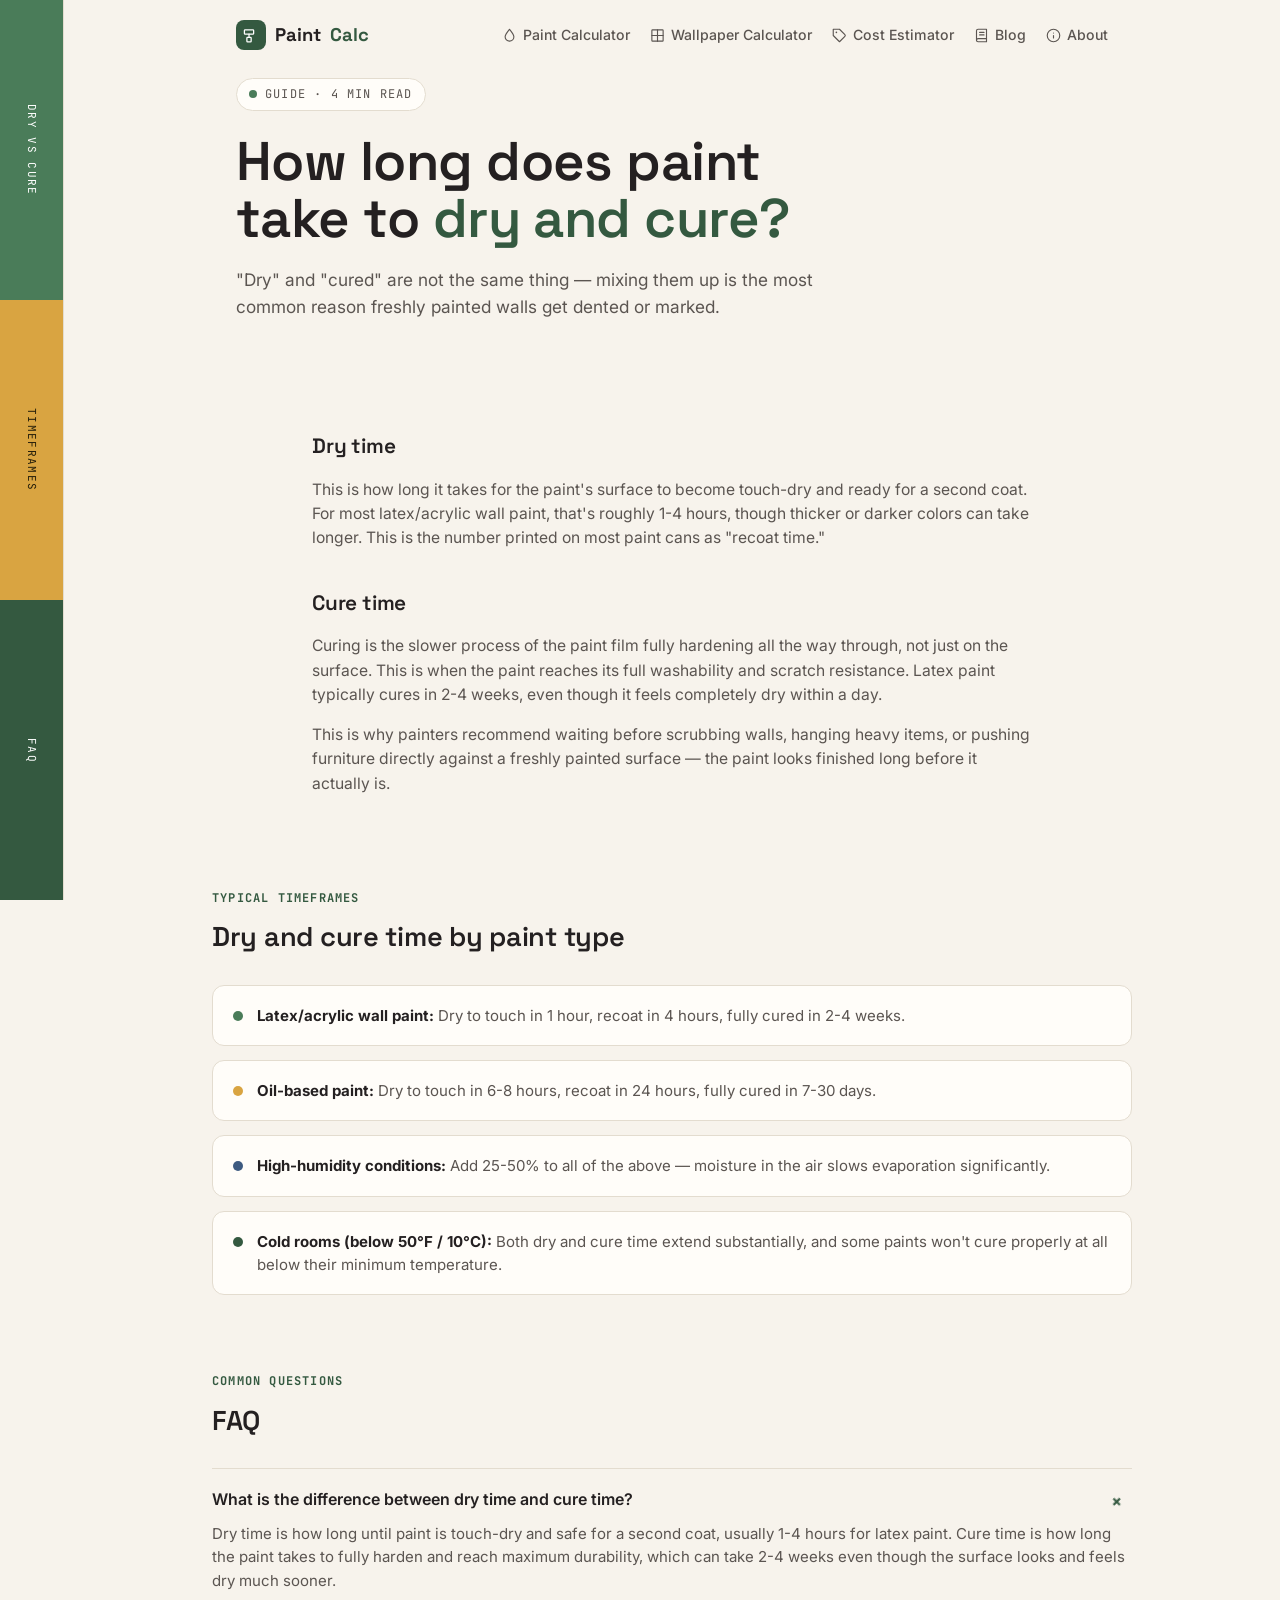
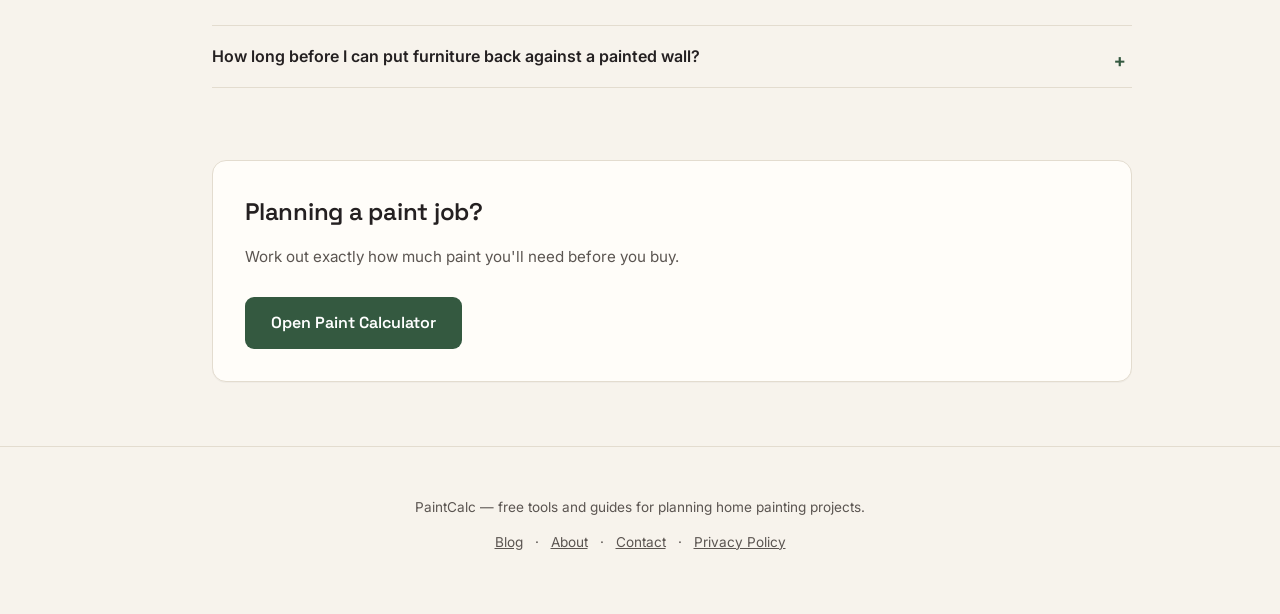
<file: article-paint-drying-time.html>
<!DOCTYPE html>
<html lang="en">
<head>
<meta name="google-site-verification" content="9bSXV0oYwCNz4T_QT4-FbvCW3bJShIEgX8HZMbep9Co" />
<script async src="https://pagead2.googlesyndication.com/pagead/js/adsbygoogle.js?client=ca-pub-2006445566626425" crossorigin="anonymous"></script>

<meta charset="UTF-8">
<meta name="viewport" content="width=device-width, initial-scale=1.0">
<title>How Long Does Paint Take to Dry and Cure? | PaintCalc</title>
<meta name="description" content="Dry time vs cure time explained, with typical timeframes for latex and oil-based paint, and how humidity and temperature affect drying.">
<meta name="robots" content="index, follow">
<link rel="preconnect" href="https://fonts.googleapis.com">
<link rel="preconnect" href="https://fonts.gstatic.com" crossorigin>
<link href="https://fonts.googleapis.com/css2?family=Space+Grotesk:wght@500;600;700&family=Inter:wght@400;500;600&family=JetBrains+Mono:wght@500;700&display=swap" rel="stylesheet">
<link rel="stylesheet" href="styles.css">
<script type="application/ld+json">
{
  "@context": "https://schema.org",
  "@type": "FAQPage",
  "mainEntity": [
    {
      "@type": "Question",
      "name": "What is the difference between dry time and cure time?",
      "acceptedAnswer": {
        "@type": "Answer",
        "text": "Dry time is how long until paint is touch-dry and safe for a second coat, usually 1-4 hours for latex paint. Cure time is how long the paint takes to fully harden and reach maximum durability, which can take 2-4 weeks even though the surface looks and feels dry much sooner."
      }
    },
    {
      "@type": "Question",
      "name": "How long before I can put furniture back against a painted wall?",
      "acceptedAnswer": {
        "@type": "Answer",
        "text": "Wait at least 24-48 hours before placing furniture against a freshly painted wall, and up to a full week for anything that presses firmly against the surface, since the paint is still curing and can mark easily."
      }
    }
  ]
}
</script>
</head>
<body>
<div class="shell">
  <nav class="chip-rail" aria-label="Section navigation">
    <a href="#dry-vs-cure" class="chip chip-1">Dry vs Cure</a>
    <a href="#timeframes" class="chip chip-2">Timeframes</a>
    <a href="#faq" class="chip chip-4">FAQ</a>
  </nav>
  <main>
    <header class="site-nav">
      <a href="/" class="logo"><span class="icon-badge"><svg viewBox="0 0 24 24" fill="none" stroke="currentColor" stroke-width="1.8" stroke-linecap="round" stroke-linejoin="round"><rect x="2" y="4" width="13" height="6" rx="1"/><path d="M8.5 10v4.5"/><rect x="5.5" y="14.5" width="6" height="6.5" rx="1"/></svg></span>Paint<span>Calc</span></a>
      <nav class="links">
        <a href="/"><svg viewBox="0 0 24 24" fill="none" stroke="currentColor" stroke-width="1.8" stroke-linecap="round" stroke-linejoin="round"><path d="M12 2c4 5 7 8.5 7 12a7 7 0 1 1-14 0c0-3.5 3-7 7-12Z"/></svg>Paint Calculator</a>
        <a href="/wallpaper-calculator"><svg viewBox="0 0 24 24" fill="none" stroke="currentColor" stroke-width="1.8" stroke-linecap="round" stroke-linejoin="round"><rect x="3" y="3" width="18" height="18" rx="1"/><path d="M12 3v18M3 12h18"/></svg>Wallpaper Calculator</a>
        <a href="/paint-cost-calculator"><svg viewBox="0 0 24 24" fill="none" stroke="currentColor" stroke-width="1.8" stroke-linecap="round" stroke-linejoin="round"><path d="M20.6 13.4 12 22 2 12V2h10l8.6 8.6a2 2 0 0 1 0 2.8Z"/><circle cx="7" cy="7" r="1.3" fill="currentColor" stroke="none"/></svg>Cost Estimator</a>
        <a href="/blog"><svg viewBox="0 0 24 24" fill="none" stroke="currentColor" stroke-width="1.8" stroke-linecap="round" stroke-linejoin="round"><path d="M4 19.5A2.5 2.5 0 0 1 6.5 17H20"/><path d="M6.5 2H20v20H6.5A2.5 2.5 0 0 1 4 19.5v-15A2.5 2.5 0 0 1 6.5 2Z"/><path d="M9 7h7M9 11h7"/></svg>Blog</a>
        <a href="/about"><svg viewBox="0 0 24 24" fill="none" stroke="currentColor" stroke-width="1.8" stroke-linecap="round" stroke-linejoin="round"><circle cx="12" cy="12" r="10"/><path d="M12 16v-4M12 8h.01"/></svg>About</a>
      </nav>
    </header>

    <div class="hero compact">
      <span class="eyebrow"><span class="dot"></span> Guide · 4 min read</span>
      <h1>How long does paint take to <em>dry and cure?</em></h1>
      <p class="lede">"Dry" and "cured" are not the same thing — mixing them up is the most common reason freshly painted walls get dented or marked.</p>
    </div>

    <section id="dry-vs-cure">
      <div class="section-inner prose">
        <h2>Dry time</h2>
        <p>This is how long it takes for the paint's surface to become touch-dry and ready for a second coat. For most latex/acrylic wall paint, that's roughly 1-4 hours, though thicker or darker colors can take longer. This is the number printed on most paint cans as "recoat time."</p>

        <h2>Cure time</h2>
        <p>Curing is the slower process of the paint film fully hardening all the way through, not just on the surface. This is when the paint reaches its full washability and scratch resistance. Latex paint typically cures in 2-4 weeks, even though it feels completely dry within a day.</p>
        <p>This is why painters recommend waiting before scrubbing walls, hanging heavy items, or pushing furniture directly against a freshly painted surface — the paint looks finished long before it actually is.</p>
      </div>
    </section>

    <section id="timeframes">
      <div class="section-inner">
        <div class="section-head">
          <span class="kicker">Typical timeframes</span>
          <h2>Dry and cure time by paint type</h2>
        </div>
        <div class="tips-list">
          <div class="tip"><span class="chip-dot" style="background:var(--sage)"></span><p><strong>Latex/acrylic wall paint:</strong> Dry to touch in 1 hour, recoat in 4 hours, fully cured in 2-4 weeks.</p></div>
          <div class="tip"><span class="chip-dot" style="background:var(--ochre)"></span><p><strong>Oil-based paint:</strong> Dry to touch in 6-8 hours, recoat in 24 hours, fully cured in 7-30 days.</p></div>
          <div class="tip"><span class="chip-dot" style="background:var(--slate)"></span><p><strong>High-humidity conditions:</strong> Add 25-50% to all of the above — moisture in the air slows evaporation significantly.</p></div>
          <div class="tip"><span class="chip-dot" style="background:var(--sage-deep)"></span><p><strong>Cold rooms (below 50°F / 10°C):</strong> Both dry and cure time extend substantially, and some paints won't cure properly at all below their minimum temperature.</p></div>
        </div>
      </div>
    </section>

    <section id="faq">
      <div class="section-inner">
        <div class="section-head">
          <span class="kicker">Common questions</span>
          <h2>FAQ</h2>
        </div>
        <div class="faq">
          <details class="faq-item" open>
            <summary>What is the difference between dry time and cure time? <span class="icon">+</span></summary>
            <p>Dry time is how long until paint is touch-dry and safe for a second coat, usually 1-4 hours for latex paint. Cure time is how long the paint takes to fully harden and reach maximum durability, which can take 2-4 weeks even though the surface looks and feels dry much sooner.</p>
          </details>
          <details class="faq-item">
            <summary>How long before I can put furniture back against a painted wall? <span class="icon">+</span></summary>
            <p>Wait at least 24-48 hours before placing furniture against a freshly painted wall, and up to a full week for anything that presses firmly against the surface, since the paint is still curing and can mark easily.</p>
          </details>
        </div>
      </div>
    </section>

    <section>
      <div class="section-inner">
        <div class="card">
          <h2>Planning a paint job?</h2>
          <p class="sub">Work out exactly how much paint you'll need before you buy.</p>
          <a href="/" style="display:inline-block; text-decoration:none; padding:14px 26px; border-radius:9px; background:var(--sage-deep); color:#fff; font-family:'Space Grotesk',sans-serif; font-weight:600;">Open Paint Calculator</a>
        </div>
      </div>
    </section>
  </main>
</div>

<footer>
  <p>PaintCalc — free tools and guides for planning home painting projects.</p>
  <p><a href="/blog">Blog</a> · <a href="/about">About</a> · <a href="/contact">Contact</a> · <a href="/privacy-policy">Privacy Policy</a></p>
</footer>
</body>
</html>
</file>
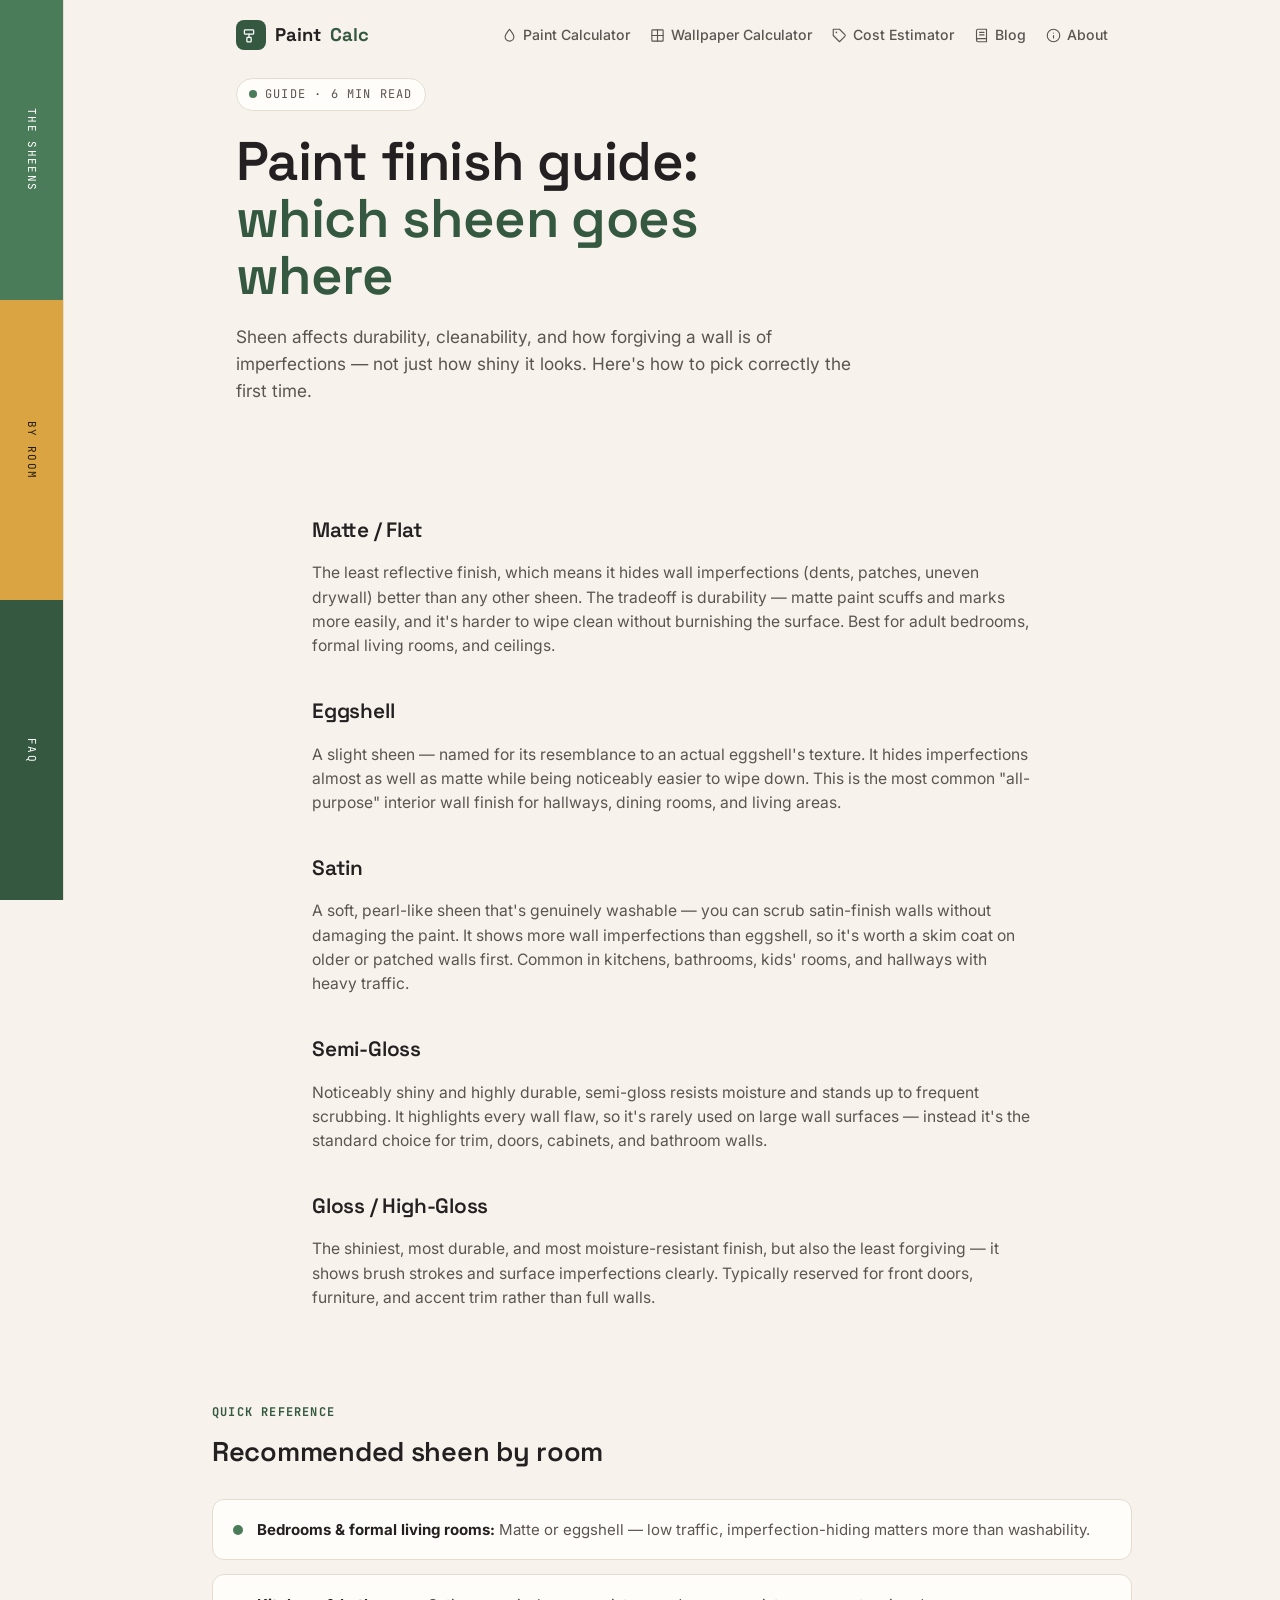
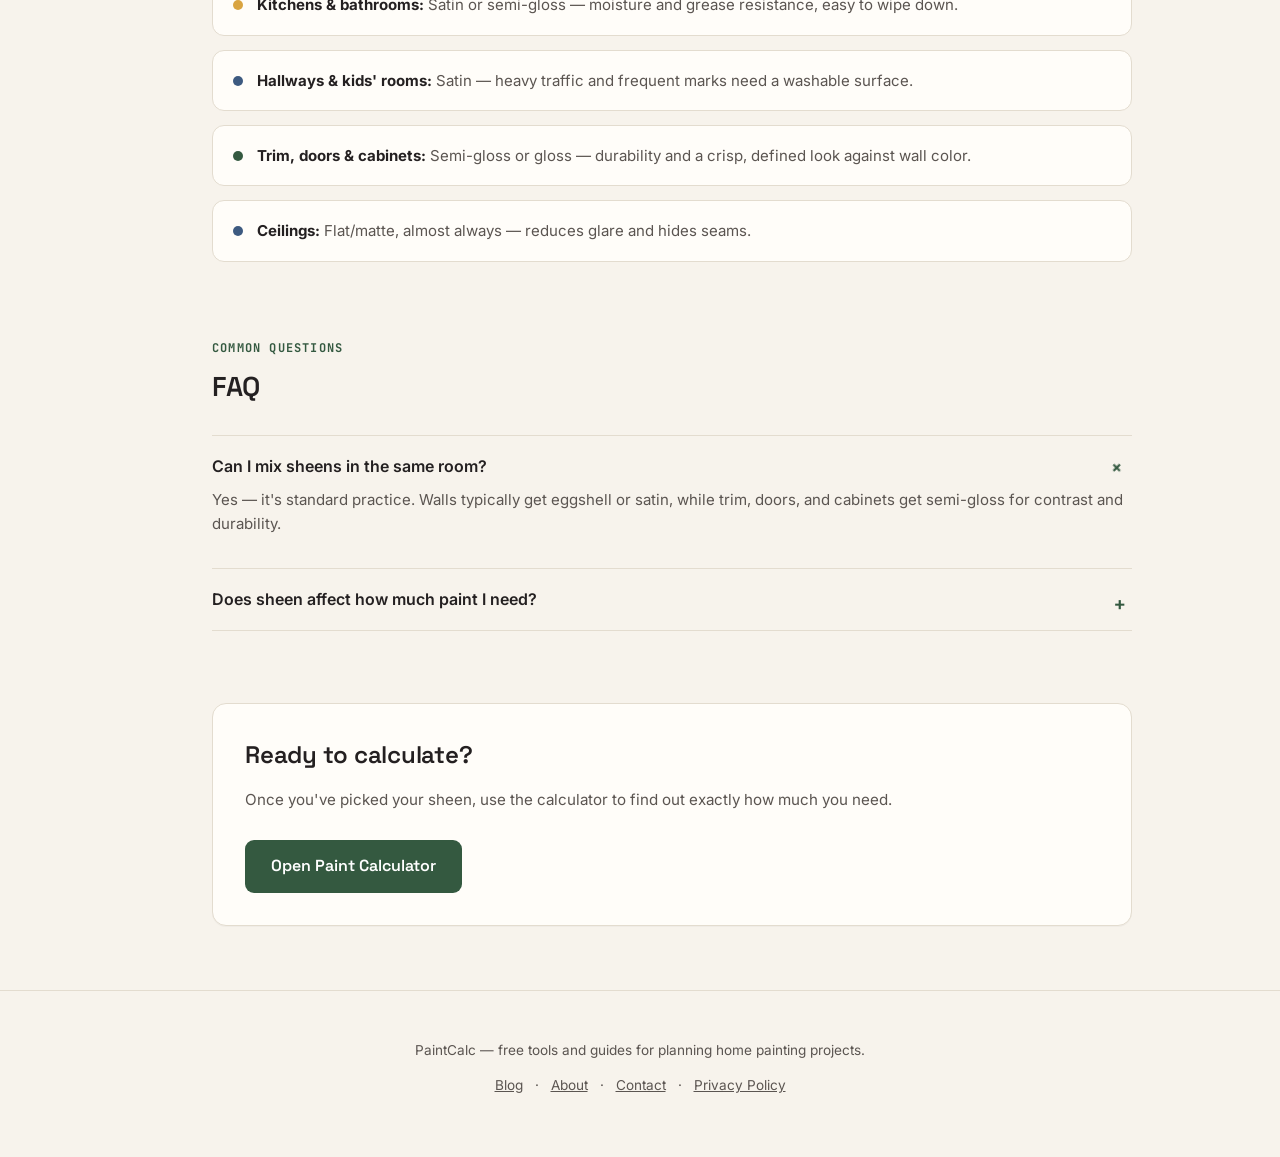
<file: article-paint-finish-guide.html>
<!DOCTYPE html>
<html lang="en">
<head>
<meta name="google-site-verification" content="9bSXV0oYwCNz4T_QT4-FbvCW3bJShIEgX8HZMbep9Co" />
<script async src="https://pagead2.googlesyndication.com/pagead/js/adsbygoogle.js?client=ca-pub-2006445566626425" crossorigin="anonymous"></script>

<meta charset="UTF-8">
<meta name="viewport" content="width=device-width, initial-scale=1.0">
<title>Paint Finish Guide: Matte, Eggshell, Satin, Semi-Gloss & Gloss | PaintCalc</title>
<meta name="description" content="A complete guide to paint sheens — matte, eggshell, satin, semi-gloss, and gloss — with room-by-room recommendations and durability comparisons.">
<meta name="robots" content="index, follow">
<link rel="preconnect" href="https://fonts.googleapis.com">
<link rel="preconnect" href="https://fonts.gstatic.com" crossorigin>
<link href="https://fonts.googleapis.com/css2?family=Space+Grotesk:wght@500;600;700&family=Inter:wght@400;500;600&family=JetBrains+Mono:wght@500;700&display=swap" rel="stylesheet">
<link rel="stylesheet" href="styles.css">
<script type="application/ld+json">
{
  "@context": "https://schema.org",
  "@type": "Article",
  "headline": "Paint Finish Guide: Matte, Eggshell, Satin, Semi-Gloss & Gloss",
  "description": "A complete guide to paint sheens with room-by-room recommendations.",
  "author": {"@type": "Person", "name": "PaintCalc Team"}
}
</script>
</head>
<body>
<div class="shell">
  <nav class="chip-rail" aria-label="Section navigation">
    <a href="#sheens" class="chip chip-1">The Sheens</a>
    <a href="#rooms" class="chip chip-2">By Room</a>
    <a href="#faq" class="chip chip-4">FAQ</a>
  </nav>
  <main>
    <header class="site-nav">
      <a href="/" class="logo"><span class="icon-badge"><svg viewBox="0 0 24 24" fill="none" stroke="currentColor" stroke-width="1.8" stroke-linecap="round" stroke-linejoin="round"><rect x="2" y="4" width="13" height="6" rx="1"/><path d="M8.5 10v4.5"/><rect x="5.5" y="14.5" width="6" height="6.5" rx="1"/></svg></span>Paint<span>Calc</span></a>
      <nav class="links">
        <a href="/"><svg viewBox="0 0 24 24" fill="none" stroke="currentColor" stroke-width="1.8" stroke-linecap="round" stroke-linejoin="round"><path d="M12 2c4 5 7 8.5 7 12a7 7 0 1 1-14 0c0-3.5 3-7 7-12Z"/></svg>Paint Calculator</a>
        <a href="/wallpaper-calculator"><svg viewBox="0 0 24 24" fill="none" stroke="currentColor" stroke-width="1.8" stroke-linecap="round" stroke-linejoin="round"><rect x="3" y="3" width="18" height="18" rx="1"/><path d="M12 3v18M3 12h18"/></svg>Wallpaper Calculator</a>
        <a href="/paint-cost-calculator"><svg viewBox="0 0 24 24" fill="none" stroke="currentColor" stroke-width="1.8" stroke-linecap="round" stroke-linejoin="round"><path d="M20.6 13.4 12 22 2 12V2h10l8.6 8.6a2 2 0 0 1 0 2.8Z"/><circle cx="7" cy="7" r="1.3" fill="currentColor" stroke="none"/></svg>Cost Estimator</a>
        <a href="/blog"><svg viewBox="0 0 24 24" fill="none" stroke="currentColor" stroke-width="1.8" stroke-linecap="round" stroke-linejoin="round"><path d="M4 19.5A2.5 2.5 0 0 1 6.5 17H20"/><path d="M6.5 2H20v20H6.5A2.5 2.5 0 0 1 4 19.5v-15A2.5 2.5 0 0 1 6.5 2Z"/><path d="M9 7h7M9 11h7"/></svg>Blog</a>
        <a href="/about"><svg viewBox="0 0 24 24" fill="none" stroke="currentColor" stroke-width="1.8" stroke-linecap="round" stroke-linejoin="round"><circle cx="12" cy="12" r="10"/><path d="M12 16v-4M12 8h.01"/></svg>About</a>
      </nav>
    </header>

    <div class="hero compact">
      <span class="eyebrow"><span class="dot"></span> Guide · 6 min read</span>
      <h1>Paint finish guide: <em>which sheen goes where</em></h1>
      <p class="lede">Sheen affects durability, cleanability, and how forgiving a wall is of imperfections — not just how shiny it looks. Here's how to pick correctly the first time.</p>
    </div>

    <section id="sheens">
      <div class="section-inner prose">
        <h2>Matte / Flat</h2>
        <p>The least reflective finish, which means it hides wall imperfections (dents, patches, uneven drywall) better than any other sheen. The tradeoff is durability — matte paint scuffs and marks more easily, and it's harder to wipe clean without burnishing the surface. Best for adult bedrooms, formal living rooms, and ceilings.</p>

        <h2>Eggshell</h2>
        <p>A slight sheen — named for its resemblance to an actual eggshell's texture. It hides imperfections almost as well as matte while being noticeably easier to wipe down. This is the most common "all-purpose" interior wall finish for hallways, dining rooms, and living areas.</p>

        <h2>Satin</h2>
        <p>A soft, pearl-like sheen that's genuinely washable — you can scrub satin-finish walls without damaging the paint. It shows more wall imperfections than eggshell, so it's worth a skim coat on older or patched walls first. Common in kitchens, bathrooms, kids' rooms, and hallways with heavy traffic.</p>

        <h2>Semi-Gloss</h2>
        <p>Noticeably shiny and highly durable, semi-gloss resists moisture and stands up to frequent scrubbing. It highlights every wall flaw, so it's rarely used on large wall surfaces — instead it's the standard choice for trim, doors, cabinets, and bathroom walls.</p>

        <h2>Gloss / High-Gloss</h2>
        <p>The shiniest, most durable, and most moisture-resistant finish, but also the least forgiving — it shows brush strokes and surface imperfections clearly. Typically reserved for front doors, furniture, and accent trim rather than full walls.</p>
      </div>
    </section>

    <section id="rooms">
      <div class="section-inner">
        <div class="section-head">
          <span class="kicker">Quick reference</span>
          <h2>Recommended sheen by room</h2>
        </div>
        <div class="tips-list">
          <div class="tip"><span class="chip-dot" style="background:var(--sage)"></span><p><strong>Bedrooms &amp; formal living rooms:</strong> Matte or eggshell — low traffic, imperfection-hiding matters more than washability.</p></div>
          <div class="tip"><span class="chip-dot" style="background:var(--ochre)"></span><p><strong>Kitchens &amp; bathrooms:</strong> Satin or semi-gloss — moisture and grease resistance, easy to wipe down.</p></div>
          <div class="tip"><span class="chip-dot" style="background:var(--slate)"></span><p><strong>Hallways &amp; kids' rooms:</strong> Satin — heavy traffic and frequent marks need a washable surface.</p></div>
          <div class="tip"><span class="chip-dot" style="background:var(--sage-deep)"></span><p><strong>Trim, doors &amp; cabinets:</strong> Semi-gloss or gloss — durability and a crisp, defined look against wall color.</p></div>
          <div class="tip"><span class="chip-dot" style="background:var(--slate)"></span><p><strong>Ceilings:</strong> Flat/matte, almost always — reduces glare and hides seams.</p></div>
        </div>
      </div>
    </section>

    <section id="faq">
      <div class="section-inner">
        <div class="section-head">
          <span class="kicker">Common questions</span>
          <h2>FAQ</h2>
        </div>
        <div class="faq">
          <details class="faq-item" open>
            <summary>Can I mix sheens in the same room? <span class="icon">+</span></summary>
            <p>Yes — it's standard practice. Walls typically get eggshell or satin, while trim, doors, and cabinets get semi-gloss for contrast and durability.</p>
          </details>
          <details class="faq-item">
            <summary>Does sheen affect how much paint I need? <span class="icon">+</span></summary>
            <p>Coverage rates are similar across sheens (usually 350–400 sq ft/gallon), though gloss finishes sometimes need an extra coat for even sheen consistency. Use the <a href="/">paint calculator</a> with your specific can's listed coverage for the most accurate number.</p>
          </details>
        </div>
      </div>
    </section>

    <section>
      <div class="section-inner">
        <div class="card">
          <h2>Ready to calculate?</h2>
          <p class="sub">Once you've picked your sheen, use the calculator to find out exactly how much you need.</p>
          <a href="/" class="primary" style="display:inline-block; text-decoration:none; padding:14px 26px; border-radius:9px; background:var(--sage-deep); color:#fff; font-family:'Space Grotesk',sans-serif; font-weight:600;">Open Paint Calculator</a>
        </div>
      </div>
    </section>
  </main>
</div>

<footer>
  <p>PaintCalc — free tools and guides for planning home painting projects.</p>
  <p><a href="/blog">Blog</a> · <a href="/about">About</a> · <a href="/contact">Contact</a> · <a href="/privacy-policy">Privacy Policy</a></p>
</footer>
</body>
</html>
</file>
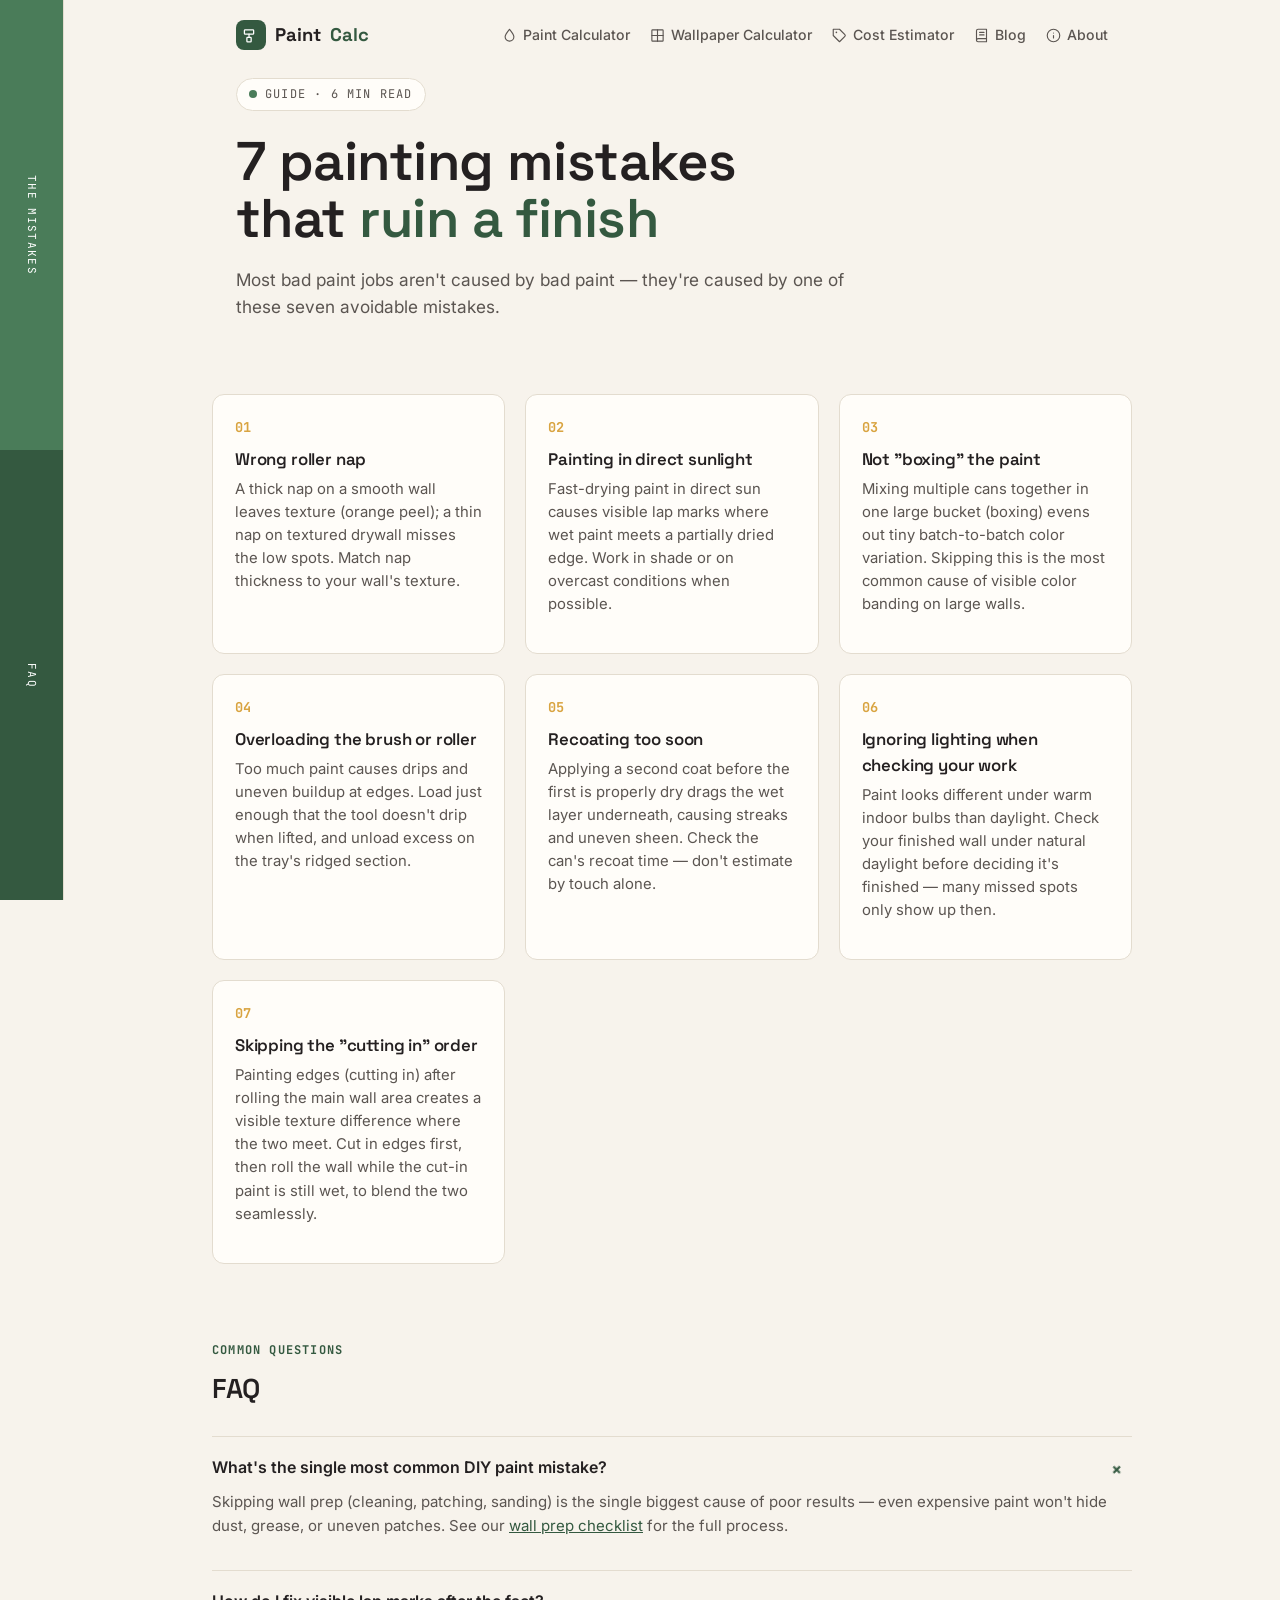
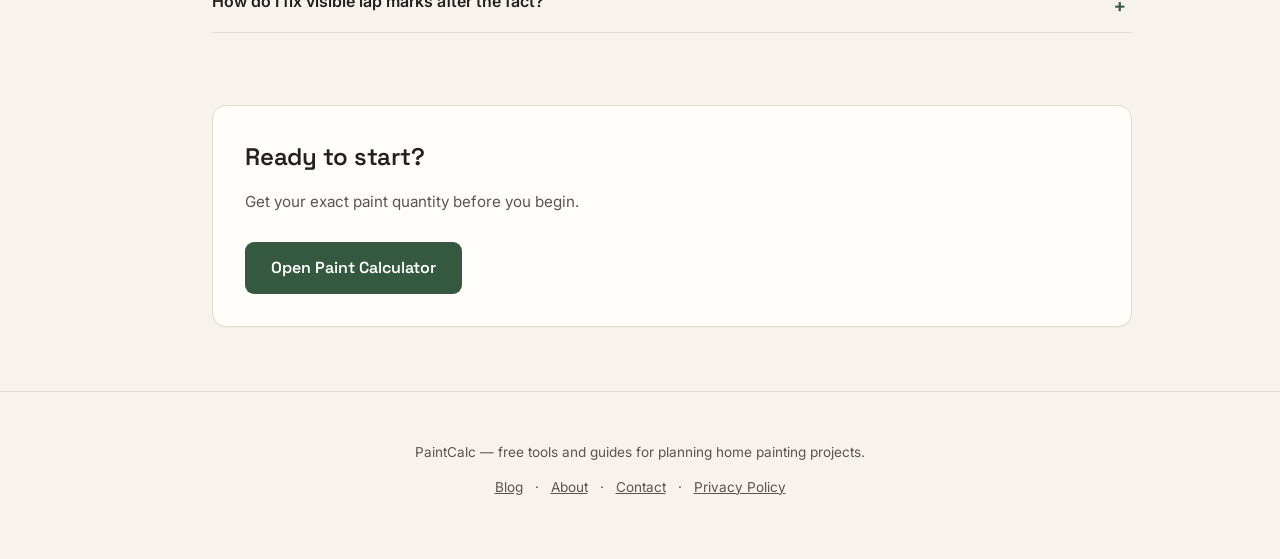
<file: article-painting-mistakes.html>
<!DOCTYPE html>
<html lang="en">
<head>
<meta name="google-site-verification" content="9bSXV0oYwCNz4T_QT4-FbvCW3bJShIEgX8HZMbep9Co" />
<script async src="https://pagead2.googlesyndication.com/pagead/js/adsbygoogle.js?client=ca-pub-2006445566626425" crossorigin="anonymous"></script>
<meta charset="UTF-8">
<meta name="viewport" content="width=device-width, initial-scale=1.0">
<title>7 Painting Mistakes That Ruin a Finish (And How to Avoid Them) | PaintCalc</title>
<meta name="description" content="The most common DIY painting mistakes — from wrong roller nap to bad lighting checks — and exactly how to avoid each one.">
<meta name="robots" content="index, follow">
<link rel="preconnect" href="https://fonts.googleapis.com">
<link rel="preconnect" href="https://fonts.gstatic.com" crossorigin>
<link href="https://fonts.googleapis.com/css2?family=Space+Grotesk:wght@500;600;700&family=Inter:wght@400;500;600&family=JetBrains+Mono:wght@500;700&display=swap" rel="stylesheet">
<link rel="stylesheet" href="styles.css">
</head>
<body>
<div class="shell">
  <nav class="chip-rail" aria-label="Section navigation">
    <a href="#mistakes" class="chip chip-1">The Mistakes</a>
    <a href="#faq" class="chip chip-4">FAQ</a>
  </nav>
  <main>
    <header class="site-nav">
      <a href="/" class="logo"><span class="icon-badge"><svg viewBox="0 0 24 24" fill="none" stroke="currentColor" stroke-width="1.8" stroke-linecap="round" stroke-linejoin="round"><rect x="2" y="4" width="13" height="6" rx="1"/><path d="M8.5 10v4.5"/><rect x="5.5" y="14.5" width="6" height="6.5" rx="1"/></svg></span>Paint<span>Calc</span></a>
      <nav class="links">
        <a href="/"><svg viewBox="0 0 24 24" fill="none" stroke="currentColor" stroke-width="1.8" stroke-linecap="round" stroke-linejoin="round"><path d="M12 2c4 5 7 8.5 7 12a7 7 0 1 1-14 0c0-3.5 3-7 7-12Z"/></svg>Paint Calculator</a>
        <a href="/wallpaper-calculator"><svg viewBox="0 0 24 24" fill="none" stroke="currentColor" stroke-width="1.8" stroke-linecap="round" stroke-linejoin="round"><rect x="3" y="3" width="18" height="18" rx="1"/><path d="M12 3v18M3 12h18"/></svg>Wallpaper Calculator</a>
        <a href="/paint-cost-calculator"><svg viewBox="0 0 24 24" fill="none" stroke="currentColor" stroke-width="1.8" stroke-linecap="round" stroke-linejoin="round"><path d="M20.6 13.4 12 22 2 12V2h10l8.6 8.6a2 2 0 0 1 0 2.8Z"/><circle cx="7" cy="7" r="1.3" fill="currentColor" stroke="none"/></svg>Cost Estimator</a>
        <a href="/blog"><svg viewBox="0 0 24 24" fill="none" stroke="currentColor" stroke-width="1.8" stroke-linecap="round" stroke-linejoin="round"><path d="M4 19.5A2.5 2.5 0 0 1 6.5 17H20"/><path d="M6.5 2H20v20H6.5A2.5 2.5 0 0 1 4 19.5v-15A2.5 2.5 0 0 1 6.5 2Z"/><path d="M9 7h7M9 11h7"/></svg>Blog</a>
        <a href="/about"><svg viewBox="0 0 24 24" fill="none" stroke="currentColor" stroke-width="1.8" stroke-linecap="round" stroke-linejoin="round"><circle cx="12" cy="12" r="10"/><path d="M12 16v-4M12 8h.01"/></svg>About</a>
      </nav>
    </header>

    <div class="hero compact">
      <span class="eyebrow"><span class="dot"></span> Guide · 6 min read</span>
      <h1>7 painting mistakes that <em>ruin a finish</em></h1>
      <p class="lede">Most bad paint jobs aren't caused by bad paint — they're caused by one of these seven avoidable mistakes.</p>
    </div>

    <section id="mistakes">
      <div class="section-inner">
        <div class="steps">
          <div class="step">
            <div class="num">01</div>
            <h3>Wrong roller nap</h3>
            <p>A thick nap on a smooth wall leaves texture (orange peel); a thin nap on textured drywall misses the low spots. Match nap thickness to your wall's texture.</p>
          </div>
          <div class="step">
            <div class="num">02</div>
            <h3>Painting in direct sunlight</h3>
            <p>Fast-drying paint in direct sun causes visible lap marks where wet paint meets a partially dried edge. Work in shade or on overcast conditions when possible.</p>
          </div>
          <div class="step">
            <div class="num">03</div>
            <h3>Not "boxing" the paint</h3>
            <p>Mixing multiple cans together in one large bucket (boxing) evens out tiny batch-to-batch color variation. Skipping this is the most common cause of visible color banding on large walls.</p>
          </div>
          <div class="step">
            <div class="num">04</div>
            <h3>Overloading the brush or roller</h3>
            <p>Too much paint causes drips and uneven buildup at edges. Load just enough that the tool doesn't drip when lifted, and unload excess on the tray's ridged section.</p>
          </div>
          <div class="step">
            <div class="num">05</div>
            <h3>Recoating too soon</h3>
            <p>Applying a second coat before the first is properly dry drags the wet layer underneath, causing streaks and uneven sheen. Check the can's recoat time — don't estimate by touch alone.</p>
          </div>
          <div class="step">
            <div class="num">06</div>
            <h3>Ignoring lighting when checking your work</h3>
            <p>Paint looks different under warm indoor bulbs than daylight. Check your finished wall under natural daylight before deciding it's finished — many missed spots only show up then.</p>
          </div>
          <div class="step">
            <div class="num">07</div>
            <h3>Skipping the "cutting in" order</h3>
            <p>Painting edges (cutting in) after rolling the main wall area creates a visible texture difference where the two meet. Cut in edges first, then roll the wall while the cut-in paint is still wet, to blend the two seamlessly.</p>
          </div>
        </div>
      </div>
    </section>

    <section id="faq">
      <div class="section-inner">
        <div class="section-head">
          <span class="kicker">Common questions</span>
          <h2>FAQ</h2>
        </div>
        <div class="faq">
          <details class="faq-item" open>
            <summary>What's the single most common DIY paint mistake? <span class="icon">+</span></summary>
            <p>Skipping wall prep (cleaning, patching, sanding) is the single biggest cause of poor results — even expensive paint won't hide dust, grease, or uneven patches. See our <a href="/article-wall-prep-checklist">wall prep checklist</a> for the full process.</p>
          </details>
          <details class="faq-item">
            <summary>How do I fix visible lap marks after the fact? <span class="icon">+</span></summary>
            <p>Once fully cured, a full additional coat applied evenly (working quickly, out of direct sun, with a consistent wet edge) will usually cover lap marks from the coat underneath.</p>
          </details>
        </div>
      </div>
    </section>

    <section>
      <div class="section-inner">
        <div class="card">
          <h2>Ready to start?</h2>
          <p class="sub">Get your exact paint quantity before you begin.</p>
          <a href="/" style="display:inline-block; text-decoration:none; padding:14px 26px; border-radius:9px; background:var(--sage-deep); color:#fff; font-family:'Space Grotesk',sans-serif; font-weight:600;">Open Paint Calculator</a>
        </div>
      </div>
    </section>
  </main>
</div>

<footer>
  <p>PaintCalc — free tools and guides for planning home painting projects.</p>
  <p><a href="/blog">Blog</a> · <a href="/about">About</a> · <a href="/contact">Contact</a> · <a href="/privacy-policy">Privacy Policy</a></p>
</footer>
</body>
</html>
</file>
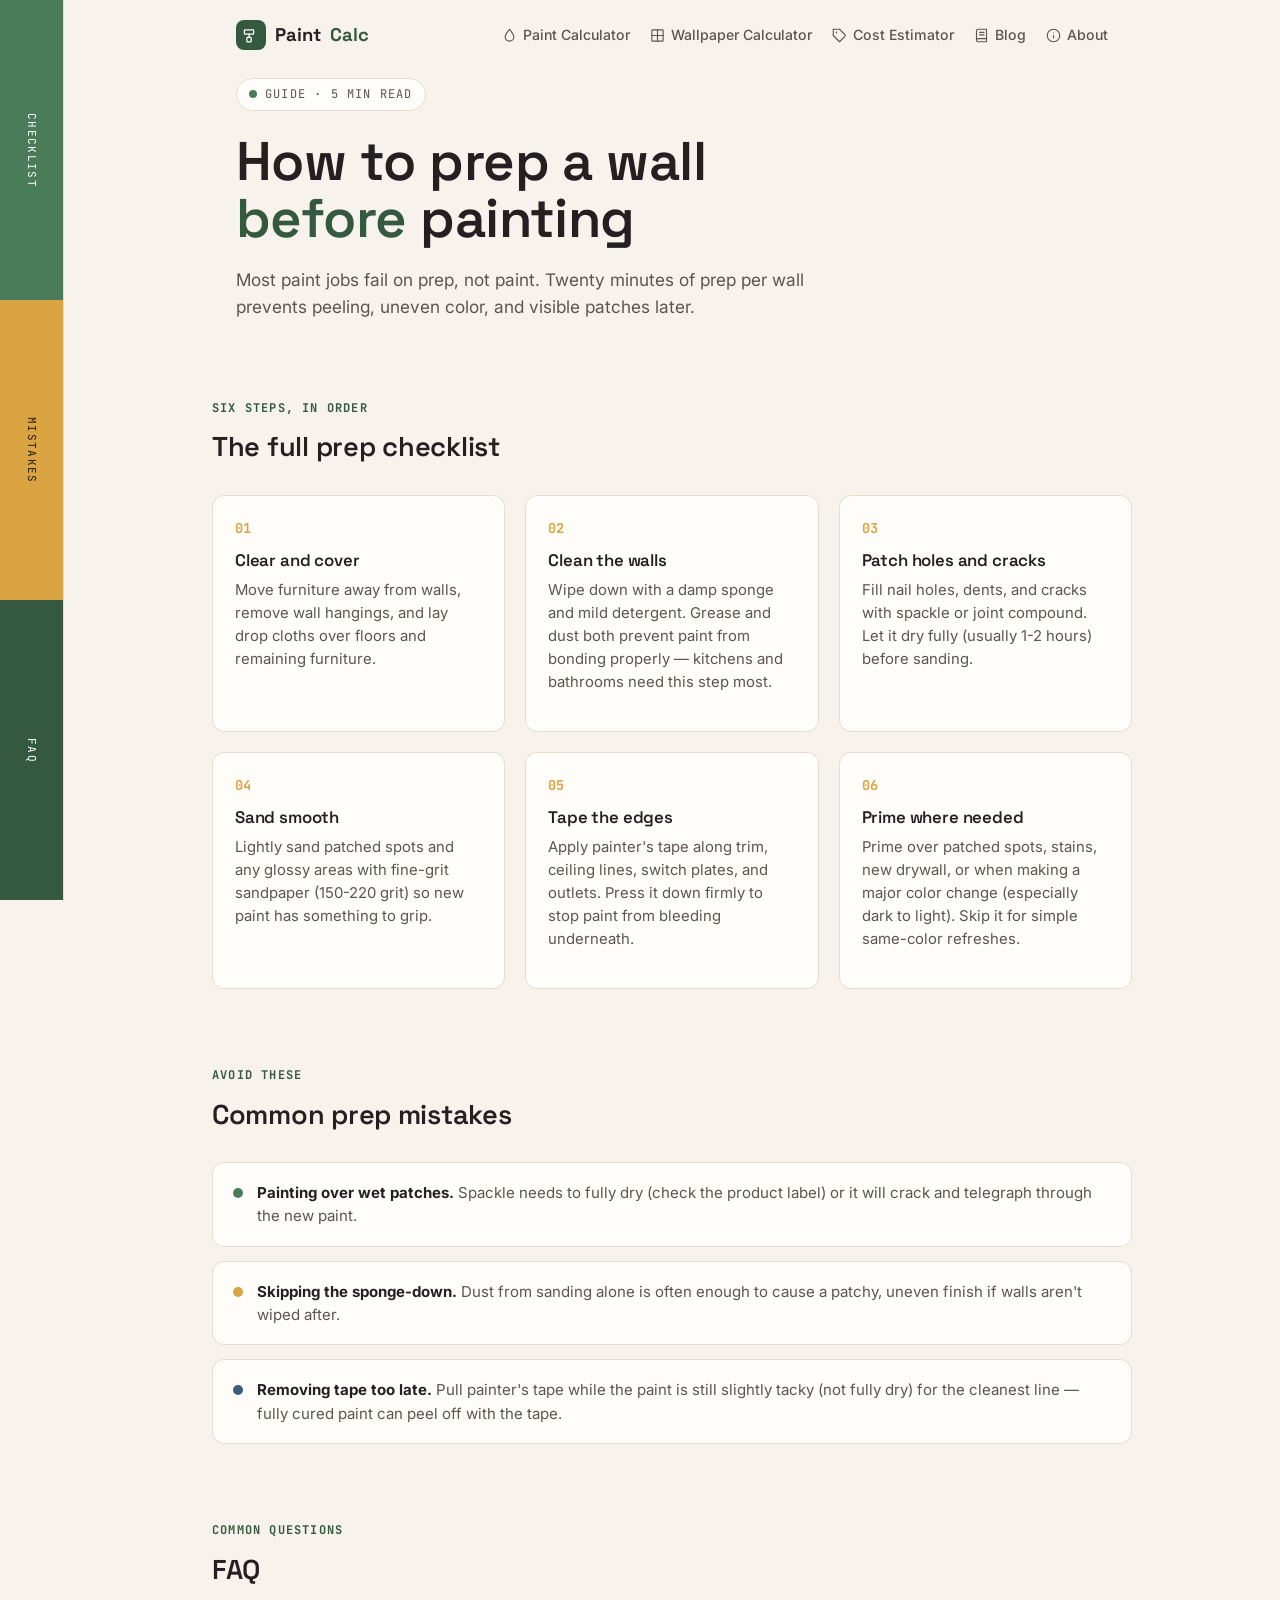
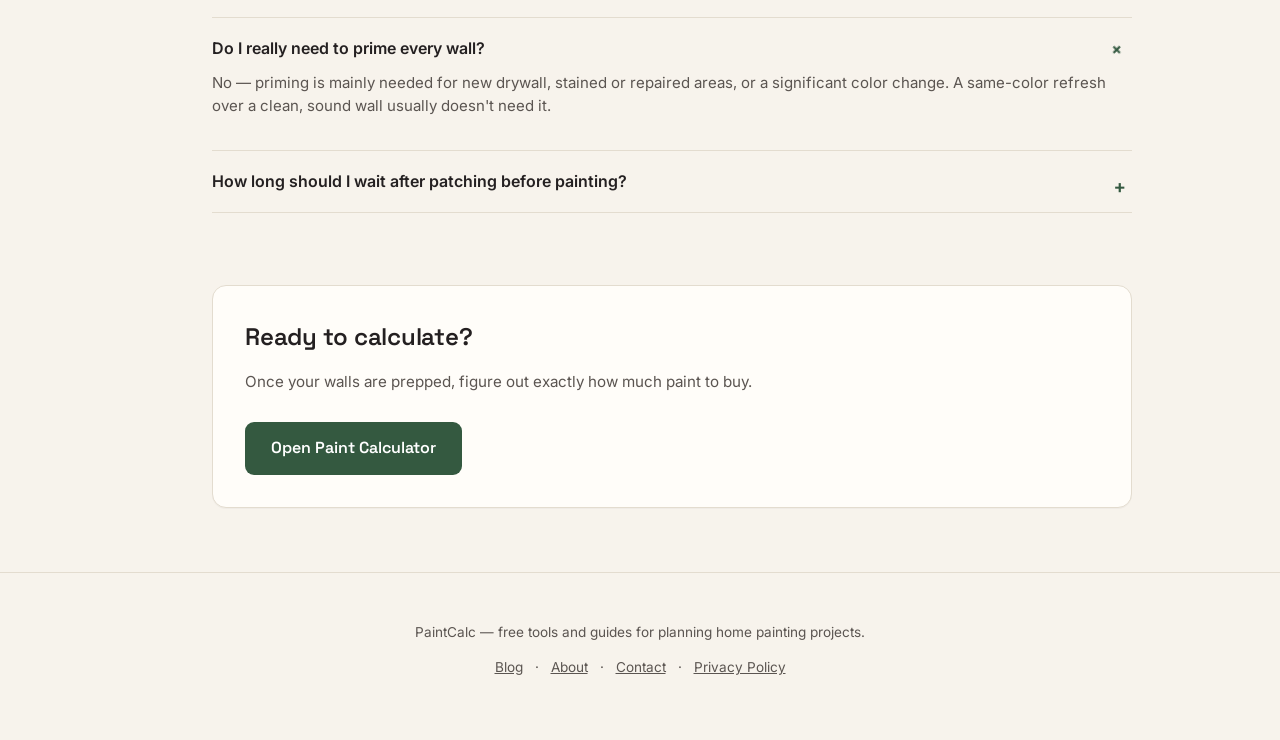
<file: article-wall-prep-checklist.html>
<!DOCTYPE html>
<html lang="en">
<head>
<meta name="google-site-verification" content="9bSXV0oYwCNz4T_QT4-FbvCW3bJShIEgX8HZMbep9Co" />
<script async src="https://pagead2.googlesyndication.com/pagead/js/adsbygoogle.js?client=ca-pub-2006445566626425" crossorigin="anonymous"></script>

<meta charset="UTF-8">
<meta name="viewport" content="width=device-width, initial-scale=1.0">
<title>How to Prep a Wall Before Painting: Complete Checklist | PaintCalc</title>
<meta name="description" content="Step-by-step wall preparation checklist before painting: cleaning, patching, sanding, taping, and priming — for a smoother, longer-lasting finish.">
<meta name="robots" content="index, follow">
<link rel="preconnect" href="https://fonts.googleapis.com">
<link rel="preconnect" href="https://fonts.gstatic.com" crossorigin>
<link href="https://fonts.googleapis.com/css2?family=Space+Grotesk:wght@500;600;700&family=Inter:wght@400;500;600&family=JetBrains+Mono:wght@500;700&display=swap" rel="stylesheet">
<link rel="stylesheet" href="styles.css">
<script type="application/ld+json">
{
  "@context": "https://schema.org",
  "@type": "HowTo",
  "name": "How to Prep a Wall Before Painting",
  "step": [
    {"@type": "HowToStep", "name": "Clear and cover the room", "text": "Move furniture away from walls and cover floors with drop cloths."},
    {"@type": "HowToStep", "name": "Clean the walls", "text": "Wipe down walls with a damp sponge and mild detergent to remove dust, grease, and grime."},
    {"@type": "HowToStep", "name": "Patch holes and cracks", "text": "Fill nail holes, dents, and cracks with spackle or joint compound, then sand smooth once dry."},
    {"@type": "HowToStep", "name": "Sand glossy or uneven areas", "text": "Lightly sand any glossy surfaces or patched areas so new paint adheres evenly."},
    {"@type": "HowToStep", "name": "Tape edges and trim", "text": "Apply painter's tape along trim, ceiling lines, and outlets for clean, sharp edges."},
    {"@type": "HowToStep", "name": "Prime if needed", "text": "Apply primer over patches, stains, new drywall, or major color changes before painting."}
  ]
}
</script>
</head>
<body>
<div class="shell">
  <nav class="chip-rail" aria-label="Section navigation">
    <a href="#checklist" class="chip chip-1">Checklist</a>
    <a href="#mistakes" class="chip chip-2">Mistakes</a>
    <a href="#faq" class="chip chip-4">FAQ</a>
  </nav>
  <main>
    <header class="site-nav">
      <a href="/" class="logo"><span class="icon-badge"><svg viewBox="0 0 24 24" fill="none" stroke="currentColor" stroke-width="1.8" stroke-linecap="round" stroke-linejoin="round"><rect x="2" y="4" width="13" height="6" rx="1"/><path d="M8.5 10v4.5"/><rect x="5.5" y="14.5" width="6" height="6.5" rx="1"/></svg></span>Paint<span>Calc</span></a>
      <nav class="links">
        <a href="/"><svg viewBox="0 0 24 24" fill="none" stroke="currentColor" stroke-width="1.8" stroke-linecap="round" stroke-linejoin="round"><path d="M12 2c4 5 7 8.5 7 12a7 7 0 1 1-14 0c0-3.5 3-7 7-12Z"/></svg>Paint Calculator</a>
        <a href="/wallpaper-calculator"><svg viewBox="0 0 24 24" fill="none" stroke="currentColor" stroke-width="1.8" stroke-linecap="round" stroke-linejoin="round"><rect x="3" y="3" width="18" height="18" rx="1"/><path d="M12 3v18M3 12h18"/></svg>Wallpaper Calculator</a>
        <a href="/paint-cost-calculator"><svg viewBox="0 0 24 24" fill="none" stroke="currentColor" stroke-width="1.8" stroke-linecap="round" stroke-linejoin="round"><path d="M20.6 13.4 12 22 2 12V2h10l8.6 8.6a2 2 0 0 1 0 2.8Z"/><circle cx="7" cy="7" r="1.3" fill="currentColor" stroke="none"/></svg>Cost Estimator</a>
        <a href="/blog"><svg viewBox="0 0 24 24" fill="none" stroke="currentColor" stroke-width="1.8" stroke-linecap="round" stroke-linejoin="round"><path d="M4 19.5A2.5 2.5 0 0 1 6.5 17H20"/><path d="M6.5 2H20v20H6.5A2.5 2.5 0 0 1 4 19.5v-15A2.5 2.5 0 0 1 6.5 2Z"/><path d="M9 7h7M9 11h7"/></svg>Blog</a>
        <a href="/about"><svg viewBox="0 0 24 24" fill="none" stroke="currentColor" stroke-width="1.8" stroke-linecap="round" stroke-linejoin="round"><circle cx="12" cy="12" r="10"/><path d="M12 16v-4M12 8h.01"/></svg>About</a>
      </nav>
    </header>

    <div class="hero compact">
      <span class="eyebrow"><span class="dot"></span> Guide · 5 min read</span>
      <h1>How to prep a wall <em>before</em> painting</h1>
      <p class="lede">Most paint jobs fail on prep, not paint. Twenty minutes of prep per wall prevents peeling, uneven color, and visible patches later.</p>
    </div>

    <section id="checklist">
      <div class="section-inner">
        <div class="section-head">
          <span class="kicker">Six steps, in order</span>
          <h2>The full prep checklist</h2>
        </div>
        <div class="steps">
          <div class="step">
            <div class="num">01</div>
            <h3>Clear and cover</h3>
            <p>Move furniture away from walls, remove wall hangings, and lay drop cloths over floors and remaining furniture.</p>
          </div>
          <div class="step">
            <div class="num">02</div>
            <h3>Clean the walls</h3>
            <p>Wipe down with a damp sponge and mild detergent. Grease and dust both prevent paint from bonding properly — kitchens and bathrooms need this step most.</p>
          </div>
          <div class="step">
            <div class="num">03</div>
            <h3>Patch holes and cracks</h3>
            <p>Fill nail holes, dents, and cracks with spackle or joint compound. Let it dry fully (usually 1-2 hours) before sanding.</p>
          </div>
          <div class="step">
            <div class="num">04</div>
            <h3>Sand smooth</h3>
            <p>Lightly sand patched spots and any glossy areas with fine-grit sandpaper (150-220 grit) so new paint has something to grip.</p>
          </div>
          <div class="step">
            <div class="num">05</div>
            <h3>Tape the edges</h3>
            <p>Apply painter's tape along trim, ceiling lines, switch plates, and outlets. Press it down firmly to stop paint from bleeding underneath.</p>
          </div>
          <div class="step">
            <div class="num">06</div>
            <h3>Prime where needed</h3>
            <p>Prime over patched spots, stains, new drywall, or when making a major color change (especially dark to light). Skip it for simple same-color refreshes.</p>
          </div>
        </div>
      </div>
    </section>

    <section id="mistakes">
      <div class="section-inner">
        <div class="section-head">
          <span class="kicker">Avoid these</span>
          <h2>Common prep mistakes</h2>
        </div>
        <div class="tips-list">
          <div class="tip"><span class="chip-dot" style="background:var(--sage)"></span><p><strong>Painting over wet patches.</strong> Spackle needs to fully dry (check the product label) or it will crack and telegraph through the new paint.</p></div>
          <div class="tip"><span class="chip-dot" style="background:var(--ochre)"></span><p><strong>Skipping the sponge-down.</strong> Dust from sanding alone is often enough to cause a patchy, uneven finish if walls aren't wiped after.</p></div>
          <div class="tip"><span class="chip-dot" style="background:var(--slate)"></span><p><strong>Removing tape too late.</strong> Pull painter's tape while the paint is still slightly tacky (not fully dry) for the cleanest line — fully cured paint can peel off with the tape.</p></div>
        </div>
      </div>
    </section>

    <section id="faq">
      <div class="section-inner">
        <div class="section-head">
          <span class="kicker">Common questions</span>
          <h2>FAQ</h2>
        </div>
        <div class="faq">
          <details class="faq-item" open>
            <summary>Do I really need to prime every wall? <span class="icon">+</span></summary>
            <p>No — priming is mainly needed for new drywall, stained or repaired areas, or a significant color change. A same-color refresh over a clean, sound wall usually doesn't need it.</p>
          </details>
          <details class="faq-item">
            <summary>How long should I wait after patching before painting? <span class="icon">+</span></summary>
            <p>Most spackle and joint compound products need 1-2 hours to dry for small patches, or up to 24 hours for deeper repairs. Check your specific product's label — painting over wet compound is the most common cause of visible patch marks.</p>
          </details>
        </div>
      </div>
    </section>

    <section>
      <div class="section-inner">
        <div class="card">
          <h2>Ready to calculate?</h2>
          <p class="sub">Once your walls are prepped, figure out exactly how much paint to buy.</p>
          <a href="/" style="display:inline-block; text-decoration:none; padding:14px 26px; border-radius:9px; background:var(--sage-deep); color:#fff; font-family:'Space Grotesk',sans-serif; font-weight:600;">Open Paint Calculator</a>
        </div>
      </div>
    </section>
  </main>
</div>

<footer>
  <p>PaintCalc — free tools and guides for planning home painting projects.</p>
  <p><a href="/blog">Blog</a> · <a href="/about">About</a> · <a href="/contact">Contact</a> · <a href="/privacy-policy">Privacy Policy</a></p>
</footer>
</body>
</html>
</file>
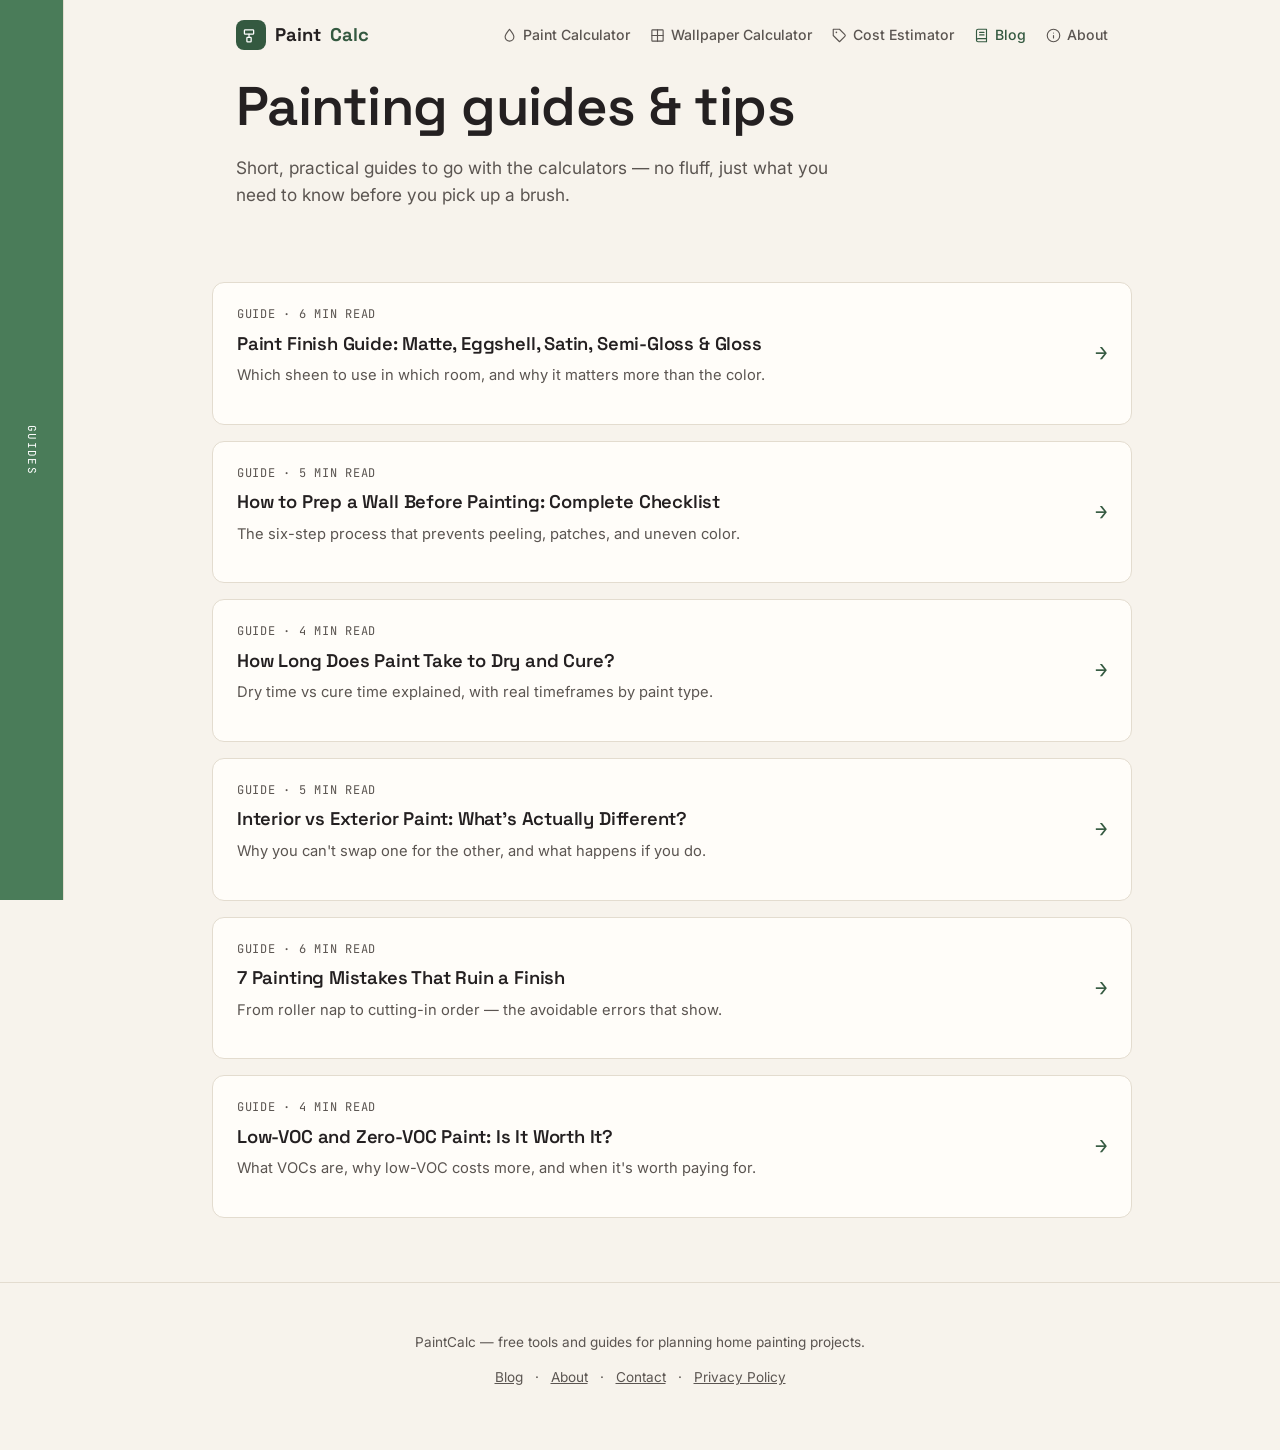
<file: blog.html>
<!DOCTYPE html>
<html lang="en">
<head>
<meta name="google-site-verification" content="9bSXV0oYwCNz4T_QT4-FbvCW3bJShIEgX8HZMbep9Co" />
<script async src="https://pagead2.googlesyndication.com/pagead/js/adsbygoogle.js?client=ca-pub-2006445566626425" crossorigin="anonymous"></script>

<meta charset="UTF-8">
<meta name="viewport" content="width=device-width, initial-scale=1.0">
<title>Blog — Painting Guides & Tips | PaintCalc</title>
<meta name="description" content="Practical guides on paint finishes, wall prep, drying times, and more — from the team behind PaintCalc's free calculators.">
<meta name="robots" content="index, follow">
<link rel="preconnect" href="https://fonts.googleapis.com">
<link rel="preconnect" href="https://fonts.gstatic.com" crossorigin>
<link href="https://fonts.googleapis.com/css2?family=Space+Grotesk:wght@500;600;700&family=Inter:wght@400;500;600&family=JetBrains+Mono:wght@500;700&display=swap" rel="stylesheet">
<link rel="stylesheet" href="styles.css">
<style>
.post-list{display:grid; gap:16px;}
.post-card{
  display:flex; justify-content:space-between; align-items:center; gap:20px;
  background:var(--paper); border:1px solid var(--line); border-radius:12px;
  padding:22px 24px; text-decoration:none; color:var(--ink);
}
.post-card:hover{border-color:var(--sage);}
.post-card .meta{font-family:'JetBrains Mono',monospace; font-size:.75rem; color:var(--ink-soft); text-transform:uppercase; letter-spacing:.06em; margin-bottom:6px;}
.post-card h3{font-size:1.15rem;}
.post-card p{color:var(--ink-soft); font-size:.92rem; margin-top:6px;}
.post-card .arrow{font-family:'JetBrains Mono',monospace; color:var(--sage-deep); font-size:1.3rem; flex-shrink:0;}
</style>
</head>
<body>
<div class="shell">
  <nav class="chip-rail" aria-label="Section navigation">
    <a href="#posts" class="chip chip-1">Guides</a>
  </nav>
  <main>
    <header class="site-nav">
      <a href="/" class="logo"><span class="icon-badge"><svg viewBox="0 0 24 24" fill="none" stroke="currentColor" stroke-width="1.8" stroke-linecap="round" stroke-linejoin="round"><rect x="2" y="4" width="13" height="6" rx="1"/><path d="M8.5 10v4.5"/><rect x="5.5" y="14.5" width="6" height="6.5" rx="1"/></svg></span>Paint<span>Calc</span></a>
      <nav class="links">
        <a href="/"><svg viewBox="0 0 24 24" fill="none" stroke="currentColor" stroke-width="1.8" stroke-linecap="round" stroke-linejoin="round"><path d="M12 2c4 5 7 8.5 7 12a7 7 0 1 1-14 0c0-3.5 3-7 7-12Z"/></svg>Paint Calculator</a>
        <a href="/wallpaper-calculator"><svg viewBox="0 0 24 24" fill="none" stroke="currentColor" stroke-width="1.8" stroke-linecap="round" stroke-linejoin="round"><rect x="3" y="3" width="18" height="18" rx="1"/><path d="M12 3v18M3 12h18"/></svg>Wallpaper Calculator</a>
        <a href="/paint-cost-calculator"><svg viewBox="0 0 24 24" fill="none" stroke="currentColor" stroke-width="1.8" stroke-linecap="round" stroke-linejoin="round"><path d="M20.6 13.4 12 22 2 12V2h10l8.6 8.6a2 2 0 0 1 0 2.8Z"/><circle cx="7" cy="7" r="1.3" fill="currentColor" stroke="none"/></svg>Cost Estimator</a>
        <a href="/blog" class="active"><svg viewBox="0 0 24 24" fill="none" stroke="currentColor" stroke-width="1.8" stroke-linecap="round" stroke-linejoin="round"><path d="M4 19.5A2.5 2.5 0 0 1 6.5 17H20"/><path d="M6.5 2H20v20H6.5A2.5 2.5 0 0 1 4 19.5v-15A2.5 2.5 0 0 1 6.5 2Z"/><path d="M9 7h7M9 11h7"/></svg>Blog</a>
        <a href="/about"><svg viewBox="0 0 24 24" fill="none" stroke="currentColor" stroke-width="1.8" stroke-linecap="round" stroke-linejoin="round"><circle cx="12" cy="12" r="10"/><path d="M12 16v-4M12 8h.01"/></svg>About</a>
      </nav>
    </header>

    <div class="hero compact">
      <h1>Painting guides &amp; tips</h1>
      <p class="lede">Short, practical guides to go with the calculators — no fluff, just what you need to know before you pick up a brush.</p>
    </div>

    <section id="posts">
      <div class="section-inner">
        <div class="post-list">
          <a class="post-card" href="/article-paint-finish-guide">
            <div>
              <div class="meta">Guide · 6 min read</div>
              <h3>Paint Finish Guide: Matte, Eggshell, Satin, Semi-Gloss &amp; Gloss</h3>
              <p>Which sheen to use in which room, and why it matters more than the color.</p>
            </div>
            <span class="arrow">→</span>
          </a>
          <a class="post-card" href="/article-wall-prep-checklist">
            <div>
              <div class="meta">Guide · 5 min read</div>
              <h3>How to Prep a Wall Before Painting: Complete Checklist</h3>
              <p>The six-step process that prevents peeling, patches, and uneven color.</p>
            </div>
            <span class="arrow">→</span>
          </a>
          <a class="post-card" href="/article-paint-drying-time">
            <div>
              <div class="meta">Guide · 4 min read</div>
              <h3>How Long Does Paint Take to Dry and Cure?</h3>
              <p>Dry time vs cure time explained, with real timeframes by paint type.</p>
            </div>
            <span class="arrow">→</span>
          </a>
          <a class="post-card" href="/article-interior-vs-exterior-paint">
            <div>
              <div class="meta">Guide · 5 min read</div>
              <h3>Interior vs Exterior Paint: What's Actually Different?</h3>
              <p>Why you can't swap one for the other, and what happens if you do.</p>
            </div>
            <span class="arrow">→</span>
          </a>
          <a class="post-card" href="/article-painting-mistakes">
            <div>
              <div class="meta">Guide · 6 min read</div>
              <h3>7 Painting Mistakes That Ruin a Finish</h3>
              <p>From roller nap to cutting-in order — the avoidable errors that show.</p>
            </div>
            <span class="arrow">→</span>
          </a>
          <a class="post-card" href="/article-low-voc-paint">
            <div>
              <div class="meta">Guide · 4 min read</div>
              <h3>Low-VOC and Zero-VOC Paint: Is It Worth It?</h3>
              <p>What VOCs are, why low-VOC costs more, and when it's worth paying for.</p>
            </div>
            <span class="arrow">→</span>
          </a>
        </div>
      </div>
    </section>
  </main>
</div>

<footer>
  <p>PaintCalc — free tools and guides for planning home painting projects.</p>
  <p><a href="/blog">Blog</a> · <a href="/about">About</a> · <a href="/contact">Contact</a> · <a href="/privacy-policy">Privacy Policy</a></p>
</footer>
</body>
</html>
</file>
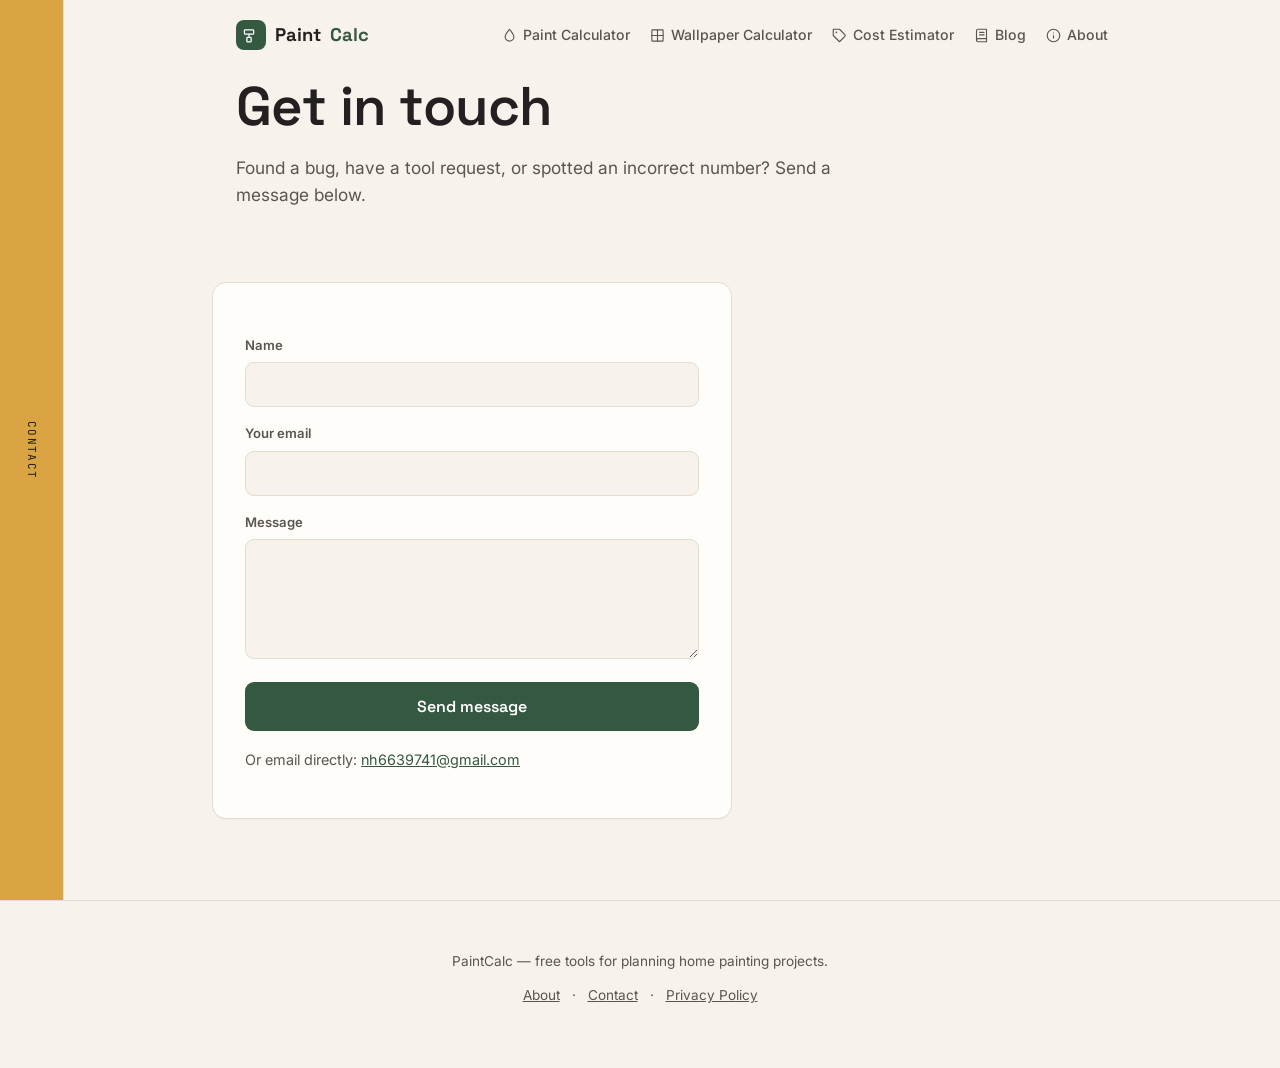
<file: contact.html>
<!DOCTYPE html>
<html lang="en">
<head>
<meta name="google-site-verification" content="9bSXV0oYwCNz4T_QT4-FbvCW3bJShIEgX8HZMbep9Co" />
<script async src="https://pagead2.googlesyndication.com/pagead/js/adsbygoogle.js?client=ca-pub-2006445566626425" crossorigin="anonymous"></script>

<meta charset="UTF-8">
<meta name="viewport" content="width=device-width, initial-scale=1.0">
<title>Contact | PaintCalc</title>
<meta name="description" content="Get in touch with PaintCalc for questions, corrections, or tool requests.">
<meta name="robots" content="index, follow">
<link rel="preconnect" href="https://fonts.googleapis.com">
<link rel="preconnect" href="https://fonts.gstatic.com" crossorigin>
<link href="https://fonts.googleapis.com/css2?family=Space+Grotesk:wght@500;600;700&family=Inter:wght@400;500;600&family=JetBrains+Mono:wght@500;700&display=swap" rel="stylesheet">
<link rel="stylesheet" href="styles.css">
</head>
<body>
<div class="shell">
  <nav class="chip-rail" aria-label="Section navigation">
    <a href="#contact" class="chip chip-2">Contact</a>
  </nav>
  <main>
    <header class="site-nav">
      <a href="/" class="logo"><span class="icon-badge"><svg viewBox="0 0 24 24" fill="none" stroke="currentColor" stroke-width="1.8" stroke-linecap="round" stroke-linejoin="round"><rect x="2" y="4" width="13" height="6" rx="1"/><path d="M8.5 10v4.5"/><rect x="5.5" y="14.5" width="6" height="6.5" rx="1"/></svg></span>Paint<span>Calc</span></a>
      <nav class="links">
        <a href="/"><svg viewBox="0 0 24 24" fill="none" stroke="currentColor" stroke-width="1.8" stroke-linecap="round" stroke-linejoin="round"><path d="M12 2c4 5 7 8.5 7 12a7 7 0 1 1-14 0c0-3.5 3-7 7-12Z"/></svg>Paint Calculator</a>
        <a href="/wallpaper-calculator"><svg viewBox="0 0 24 24" fill="none" stroke="currentColor" stroke-width="1.8" stroke-linecap="round" stroke-linejoin="round"><rect x="3" y="3" width="18" height="18" rx="1"/><path d="M12 3v18M3 12h18"/></svg>Wallpaper Calculator</a>
        <a href="/paint-cost-calculator"><svg viewBox="0 0 24 24" fill="none" stroke="currentColor" stroke-width="1.8" stroke-linecap="round" stroke-linejoin="round"><path d="M20.6 13.4 12 22 2 12V2h10l8.6 8.6a2 2 0 0 1 0 2.8Z"/><circle cx="7" cy="7" r="1.3" fill="currentColor" stroke="none"/></svg>Cost Estimator</a>
        <a href="/blog"><svg viewBox="0 0 24 24" fill="none" stroke="currentColor" stroke-width="1.8" stroke-linecap="round" stroke-linejoin="round"><path d="M4 19.5A2.5 2.5 0 0 1 6.5 17H20"/><path d="M6.5 2H20v20H6.5A2.5 2.5 0 0 1 4 19.5v-15A2.5 2.5 0 0 1 6.5 2Z"/><path d="M9 7h7M9 11h7"/></svg>Blog</a>
        <a href="/about"><svg viewBox="0 0 24 24" fill="none" stroke="currentColor" stroke-width="1.8" stroke-linecap="round" stroke-linejoin="round"><circle cx="12" cy="12" r="10"/><path d="M12 16v-4M12 8h.01"/></svg>About</a>
      </nav>
    </header>

    <div class="hero compact">
      <h1>Get in touch</h1>
      <p class="lede">Found a bug, have a tool request, or spotted an incorrect number? Send a message below.</p>
    </div>

    <section id="contact">
      <div class="section-inner">
        <div class="card" style="max-width:520px;">
          <!--
            This form sends directly to nh6639741@gmail.com via Formspree.
            IMPORTANT: On first deploy, Formspree sends ONE confirmation email
            to nh6639741@gmail.com after the first test submission — you must
            click "Confirm" in that email once, or future messages won't arrive.
          -->
          <form class="contact-form" action="https://formspree.io/nh6639741@gmail.com" method="POST">
            <div class="field">
              <label for="name">Name</label>
              <input type="text" id="name" name="name" required>
            </div>
            <div class="field">
              <label for="email">Your email</label>
              <input type="email" id="email" name="_replyto" required>
            </div>
            <div class="field">
              <label for="message">Message</label>
              <textarea id="message" name="message" required></textarea>
            </div>
            <input type="hidden" name="_subject" value="New message from PaintCalc contact form">
            <button type="submit" class="primary">Send message</button>
          </form>
          <p class="result-note" style="margin-top:18px;">Or email directly: <a href="mailto:nh6639741@gmail.com">nh6639741@gmail.com</a></p>
        </div>
      </div>
    </section>
  </main>
</div>

<footer>
  <p>PaintCalc — free tools for planning home painting projects.</p>
  <p><a href="/about">About</a> · <a href="/contact">Contact</a> · <a href="/privacy-policy">Privacy Policy</a></p>
</footer>
</body>
</html>
</file>
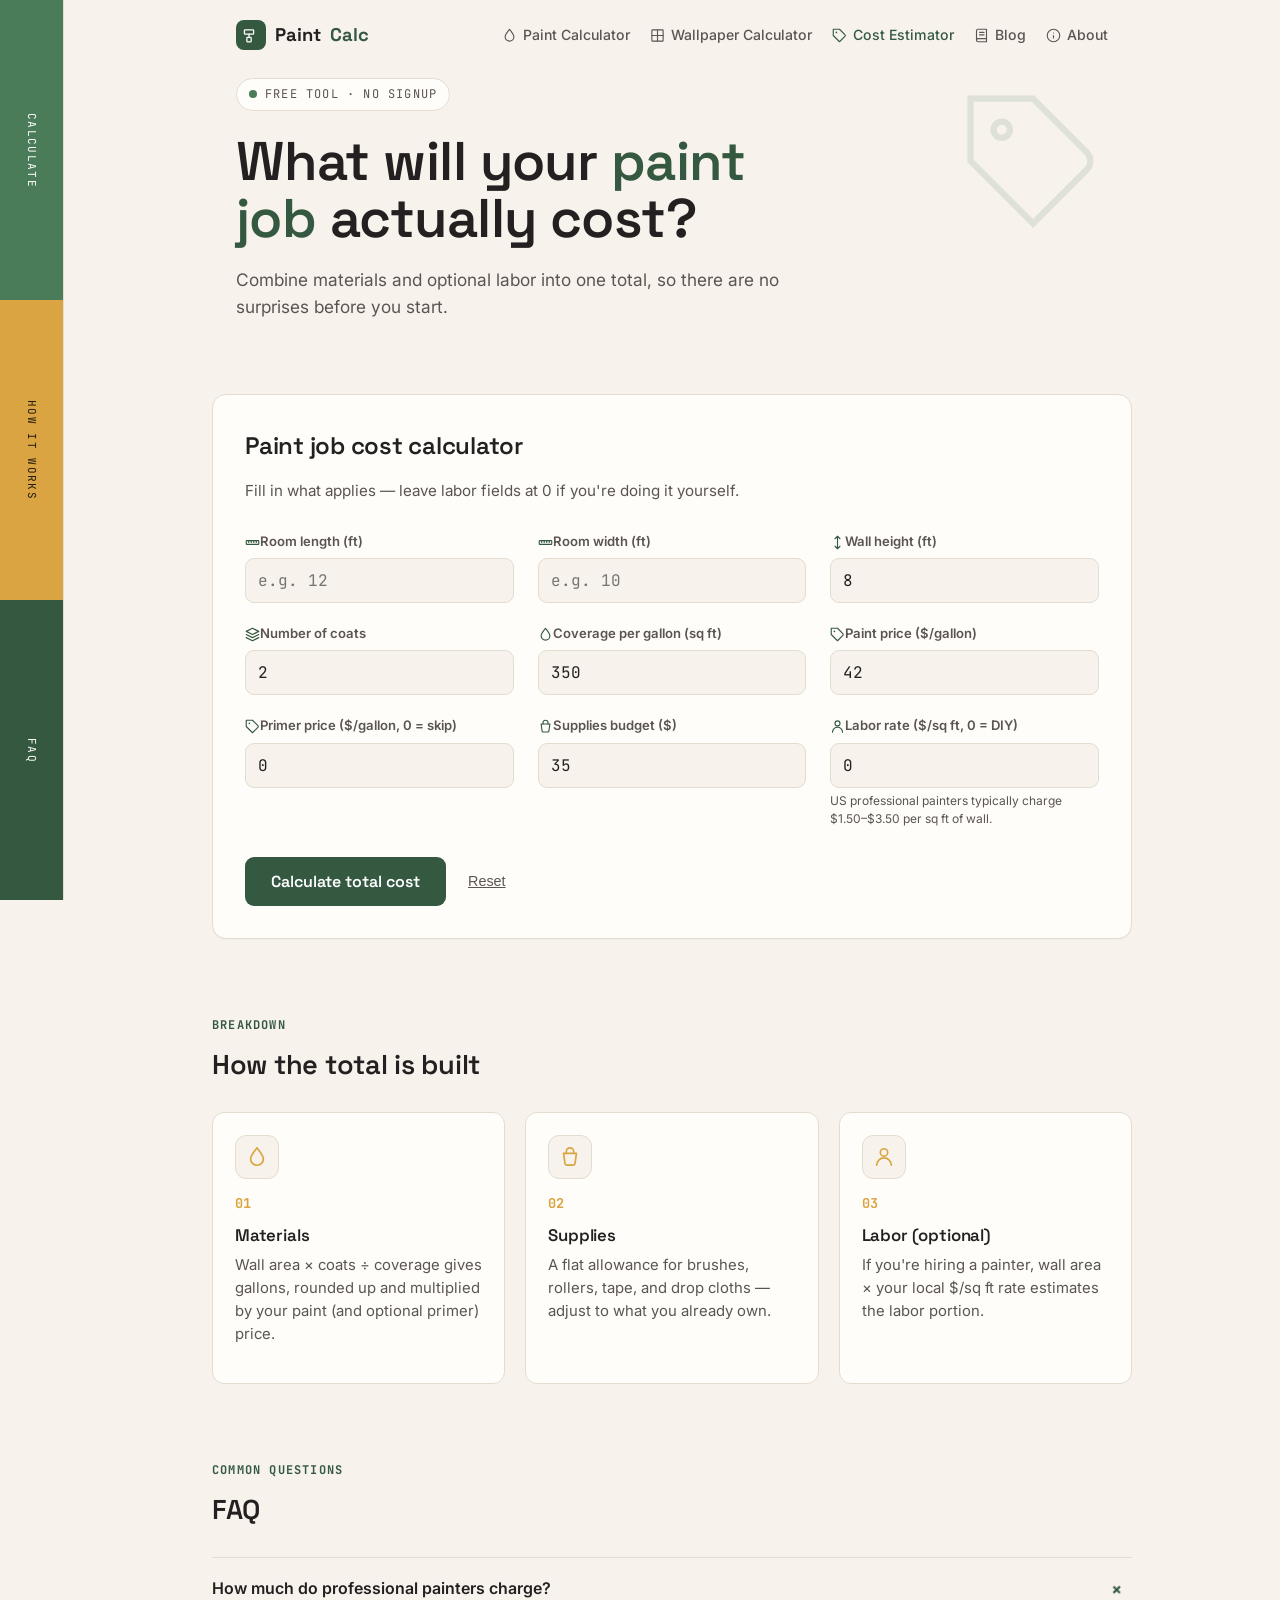
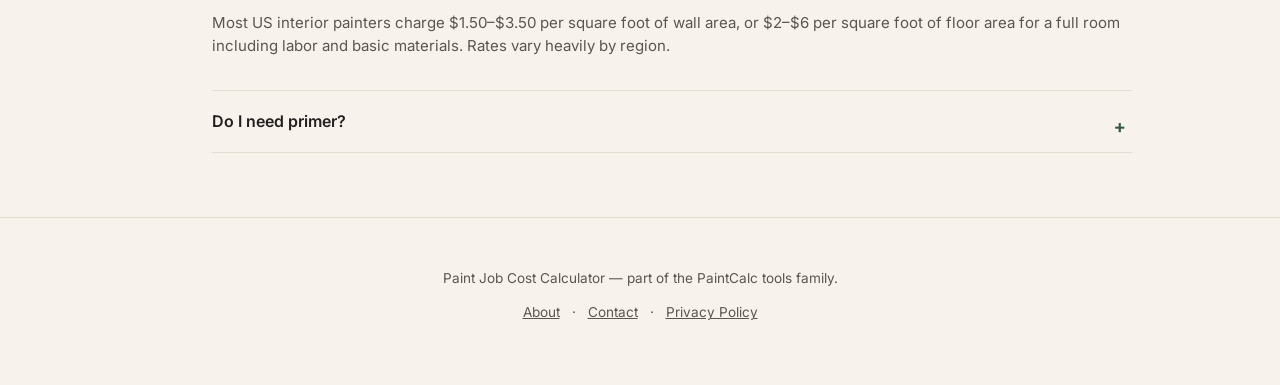
<file: paint-cost-calculator.html>
<!DOCTYPE html>
<html lang="en">
<head>
<meta name="google-site-verification" content="9bSXV0oYwCNz4T_QT4-FbvCW3bJShIEgX8HZMbep9Co" />
<script async src="https://pagead2.googlesyndication.com/pagead/js/adsbygoogle.js?client=ca-pub-2006445566626425" crossorigin="anonymous"></script>

<meta charset="UTF-8">
<meta name="viewport" content="width=device-width, initial-scale=1.0">
<title>Paint Job Cost Calculator — Materials & Labor Estimate | Free Tool</title>
<meta name="description" content="Free paint job cost calculator. Estimate total materials and labor cost for your painting project based on room size, coats, and rates.">
<meta name="robots" content="index, follow">
<link rel="preconnect" href="https://fonts.googleapis.com">
<link rel="preconnect" href="https://fonts.gstatic.com" crossorigin>
<link href="https://fonts.googleapis.com/css2?family=Space+Grotesk:wght@500;600;700&family=Inter:wght@400;500;600&family=JetBrains+Mono:wght@500;700&display=swap" rel="stylesheet">
<link rel="stylesheet" href="styles.css">
</head>
<body>
<div class="shell">
  <nav class="chip-rail" aria-label="Section navigation">
    <a href="#calculator" class="chip chip-1">Calculate</a>
    <a href="#how-it-works" class="chip chip-2">How It Works</a>
    <a href="#faq" class="chip chip-4">FAQ</a>
  </nav>

  <main>
    <header class="site-nav">
      <a href="/" class="logo"><span class="icon-badge"><svg viewBox="0 0 24 24" fill="none" stroke="currentColor" stroke-width="1.8" stroke-linecap="round" stroke-linejoin="round"><rect x="2" y="4" width="13" height="6" rx="1"/><path d="M8.5 10v4.5"/><rect x="5.5" y="14.5" width="6" height="6.5" rx="1"/></svg></span>Paint<span>Calc</span></a>
      <nav class="links">
        <a href="/"><svg viewBox="0 0 24 24" fill="none" stroke="currentColor" stroke-width="1.8" stroke-linecap="round" stroke-linejoin="round"><path d="M12 2c4 5 7 8.5 7 12a7 7 0 1 1-14 0c0-3.5 3-7 7-12Z"/></svg>Paint Calculator</a>
        <a href="/wallpaper-calculator"><svg viewBox="0 0 24 24" fill="none" stroke="currentColor" stroke-width="1.8" stroke-linecap="round" stroke-linejoin="round"><rect x="3" y="3" width="18" height="18" rx="1"/><path d="M12 3v18M3 12h18"/></svg>Wallpaper Calculator</a>
        <a href="/paint-cost-calculator" class="active"><svg viewBox="0 0 24 24" fill="none" stroke="currentColor" stroke-width="1.8" stroke-linecap="round" stroke-linejoin="round"><path d="M20.6 13.4 12 22 2 12V2h10l8.6 8.6a2 2 0 0 1 0 2.8Z"/><circle cx="7" cy="7" r="1.3" fill="currentColor" stroke="none"/></svg>Cost Estimator</a>
        <a href="/blog"><svg viewBox="0 0 24 24" fill="none" stroke="currentColor" stroke-width="1.8" stroke-linecap="round" stroke-linejoin="round"><path d="M4 19.5A2.5 2.5 0 0 1 6.5 17H20"/><path d="M6.5 2H20v20H6.5A2.5 2.5 0 0 1 4 19.5v-15A2.5 2.5 0 0 1 6.5 2Z"/><path d="M9 7h7M9 11h7"/></svg>Blog</a>
        <a href="/about"><svg viewBox="0 0 24 24" fill="none" stroke="currentColor" stroke-width="1.8" stroke-linecap="round" stroke-linejoin="round"><circle cx="12" cy="12" r="10"/><path d="M12 16v-4M12 8h.01"/></svg>About</a>
      </nav>
    </header>

    <div class="hero compact">
      <div class="hero-art" aria-hidden="true"><svg viewBox="0 0 24 24" fill="none" stroke="currentColor" stroke-width="1"><path d="M20.6 13.4 12 22 2 12V2h10l8.6 8.6a2 2 0 0 1 0 2.8Z"/><circle cx="7" cy="7" r="1.3"/></svg></div>
      <span class="eyebrow"><span class="dot"></span> Free tool · no signup</span>
      <h1>What will your <em>paint job</em> actually cost?</h1>
      <p class="lede">Combine materials and optional labor into one total, so there are no surprises before you start.</p>
    </div>

    <section id="calculator">
      <div class="section-inner">
        <div class="card">
          <h2>Paint job cost calculator</h2>
          <p class="sub">Fill in what applies — leave labor fields at 0 if you're doing it yourself.</p>

          <form id="costForm">
            <div class="grid">
              <div class="field">
                <label for="length"><svg class="icon" viewBox="0 0 24 24" fill="none" stroke="currentColor" stroke-width="1.8" stroke-linecap="round" stroke-linejoin="round"><rect x="2" y="9" width="20" height="6" rx="1"/><path d="M6 9v3M10 9v3M14 9v3M18 9v3"/></svg>Room length (ft)</label>
                <input type="number" id="length" min="0" step="0.1" placeholder="e.g. 12" required>
              </div>
              <div class="field">
                <label for="width"><svg class="icon" viewBox="0 0 24 24" fill="none" stroke="currentColor" stroke-width="1.8" stroke-linecap="round" stroke-linejoin="round"><rect x="2" y="9" width="20" height="6" rx="1"/><path d="M6 9v3M10 9v3M14 9v3M18 9v3"/></svg>Room width (ft)</label>
                <input type="number" id="width" min="0" step="0.1" placeholder="e.g. 10" required>
              </div>
              <div class="field">
                <label for="height"><svg class="icon" viewBox="0 0 24 24" fill="none" stroke="currentColor" stroke-width="1.8" stroke-linecap="round" stroke-linejoin="round"><path d="M12 2v20M8 6l4-4 4 4M8 18l4 4 4-4"/></svg>Wall height (ft)</label>
                <input type="number" id="height" min="0" step="0.1" value="8" required>
              </div>
              <div class="field">
                <label for="coats"><svg class="icon" viewBox="0 0 24 24" fill="none" stroke="currentColor" stroke-width="1.8" stroke-linecap="round" stroke-linejoin="round"><path d="M12 2 2 7l10 5 10-5-10-5Z"/><path d="M2 17l10 5 10-5"/><path d="M2 12l10 5 10-5"/></svg>Number of coats</label>
                <input type="number" id="coats" min="1" step="1" value="2">
              </div>
              <div class="field">
                <label for="coverage"><svg class="icon" viewBox="0 0 24 24" fill="none" stroke="currentColor" stroke-width="1.8" stroke-linecap="round" stroke-linejoin="round"><path d="M12 2c4 5 7 8.5 7 12a7 7 0 1 1-14 0c0-3.5 3-7 7-12Z"/></svg>Coverage per gallon (sq ft)</label>
                <input type="number" id="coverage" min="50" step="10" value="350">
              </div>
              <div class="field">
                <label for="paintPrice"><svg class="icon" viewBox="0 0 24 24" fill="none" stroke="currentColor" stroke-width="1.8" stroke-linecap="round" stroke-linejoin="round"><path d="M20.6 13.4 12 22 2 12V2h10l8.6 8.6a2 2 0 0 1 0 2.8Z"/><circle cx="7" cy="7" r="1.3" fill="currentColor" stroke="none"/></svg>Paint price ($/gallon)</label>
                <input type="number" id="paintPrice" min="0" step="0.01" value="42">
              </div>
              <div class="field">
                <label for="primerPrice"><svg class="icon" viewBox="0 0 24 24" fill="none" stroke="currentColor" stroke-width="1.8" stroke-linecap="round" stroke-linejoin="round"><path d="M20.6 13.4 12 22 2 12V2h10l8.6 8.6a2 2 0 0 1 0 2.8Z"/><circle cx="7" cy="7" r="1.3" fill="currentColor" stroke="none"/></svg>Primer price ($/gallon, 0 = skip)</label>
                <input type="number" id="primerPrice" min="0" step="0.01" value="0">
              </div>
              <div class="field">
                <label for="supplies"><svg class="icon" viewBox="0 0 24 24" fill="none" stroke="currentColor" stroke-width="1.8" stroke-linecap="round" stroke-linejoin="round"><path d="M5 8h14l-1.5 11a2 2 0 0 1-2 1.8H8.5a2 2 0 0 1-2-1.8L5 8Z"/><path d="M8 8V6a4 4 0 0 1 8 0v2"/></svg>Supplies budget ($)</label>
                <input type="number" id="supplies" min="0" step="1" value="35">
              </div>
              <div class="field">
                <label for="laborRate"><svg class="icon" viewBox="0 0 24 24" fill="none" stroke="currentColor" stroke-width="1.8" stroke-linecap="round" stroke-linejoin="round"><circle cx="12" cy="7" r="4"/><path d="M4 21c0-4.4 3.6-8 8-8s8 3.6 8 8"/></svg>Labor rate ($/sq ft, 0 = DIY)</label>
                <input type="number" id="laborRate" min="0" step="0.1" value="0">
                <div class="hint">US professional painters typically charge $1.50–$3.50 per sq ft of wall.</div>
              </div>
            </div>

            <div class="actions">
              <button type="submit" class="primary">Calculate total cost</button>
              <button type="button" class="reset" id="resetBtn">Reset</button>
            </div>
          </form>

          <div class="result" id="result">
            <div class="result-grid">
              <div class="result-tile">
                <svg class="icon" viewBox="0 0 24 24" fill="none" stroke="currentColor" stroke-width="1.8" stroke-linecap="round" stroke-linejoin="round"><path d="M20.6 13.4 12 22 2 12V2h10l8.6 8.6a2 2 0 0 1 0 2.8Z"/><circle cx="7" cy="7" r="1.3" fill="currentColor" stroke="none"/></svg>
                <div class="label">Paint cost</div>
                <div class="value" id="outPaint">$0</div>
              </div>
              <div class="result-tile">
                <svg class="icon" viewBox="0 0 24 24" fill="none" stroke="currentColor" stroke-width="1.8" stroke-linecap="round" stroke-linejoin="round"><path d="M12 2c4 5 7 8.5 7 12a7 7 0 1 1-14 0c0-3.5 3-7 7-12Z"/></svg>
                <div class="label">Primer cost</div>
                <div class="value" id="outPrimer">$0</div>
              </div>
              <div class="result-tile">
                <svg class="icon" viewBox="0 0 24 24" fill="none" stroke="currentColor" stroke-width="1.8" stroke-linecap="round" stroke-linejoin="round"><path d="M5 8h14l-1.5 11a2 2 0 0 1-2 1.8H8.5a2 2 0 0 1-2-1.8L5 8Z"/><path d="M8 8V6a4 4 0 0 1 8 0v2"/></svg>
                <div class="label">Supplies</div>
                <div class="value" id="outSupplies">$0</div>
              </div>
              <div class="result-tile">
                <svg class="icon" viewBox="0 0 24 24" fill="none" stroke="currentColor" stroke-width="1.8" stroke-linecap="round" stroke-linejoin="round"><circle cx="12" cy="7" r="4"/><path d="M4 21c0-4.4 3.6-8 8-8s8 3.6 8 8"/></svg>
                <div class="label">Labor</div>
                <div class="value" id="outLabor">$0</div>
              </div>
            </div>
            <div class="result-tile" style="margin-top:16px;">
              <div class="label">Total estimated cost</div>
              <div class="value" id="outTotal" style="font-size:2.3rem;">$0</div>
            </div>
          </div>
        </div>
      </div>
    </section>

    <section id="how-it-works">
      <div class="section-inner">
        <div class="section-head">
          <span class="kicker">Breakdown</span>
          <h2>How the total is built</h2>
        </div>
        <div class="steps">
          <div class="step">
            <div class="icon-badge-lg"><svg viewBox="0 0 24 24" fill="none" stroke="currentColor" stroke-width="1.8" stroke-linecap="round" stroke-linejoin="round"><path d="M12 2c4 5 7 8.5 7 12a7 7 0 1 1-14 0c0-3.5 3-7 7-12Z"/></svg></div>
            <div class="num">01</div>
            <h3>Materials</h3>
            <p>Wall area × coats ÷ coverage gives gallons, rounded up and multiplied by your paint (and optional primer) price.</p>
          </div>
          <div class="step">
            <div class="icon-badge-lg"><svg viewBox="0 0 24 24" fill="none" stroke="currentColor" stroke-width="1.8" stroke-linecap="round" stroke-linejoin="round"><path d="M5 8h14l-1.5 11a2 2 0 0 1-2 1.8H8.5a2 2 0 0 1-2-1.8L5 8Z"/><path d="M8 8V6a4 4 0 0 1 8 0v2"/></svg></div>
            <div class="num">02</div>
            <h3>Supplies</h3>
            <p>A flat allowance for brushes, rollers, tape, and drop cloths — adjust to what you already own.</p>
          </div>
          <div class="step">
            <div class="icon-badge-lg"><svg viewBox="0 0 24 24" fill="none" stroke="currentColor" stroke-width="1.8" stroke-linecap="round" stroke-linejoin="round"><circle cx="12" cy="7" r="4"/><path d="M4 21c0-4.4 3.6-8 8-8s8 3.6 8 8"/></svg></div>
            <div class="num">03</div>
            <h3>Labor (optional)</h3>
            <p>If you're hiring a painter, wall area × your local $/sq ft rate estimates the labor portion.</p>
          </div>
        </div>
      </div>
    </section>

    <section id="faq">
      <div class="section-inner">
        <div class="section-head">
          <span class="kicker">Common questions</span>
          <h2>FAQ</h2>
        </div>
        <div class="faq">
          <details class="faq-item" open>
            <summary>How much do professional painters charge? <span class="icon">+</span></summary>
            <p>Most US interior painters charge $1.50–$3.50 per square foot of wall area, or $2–$6 per square foot of floor area for a full room including labor and basic materials. Rates vary heavily by region.</p>
          </details>
          <details class="faq-item">
            <summary>Do I need primer? <span class="icon">+</span></summary>
            <p>Primer is worth adding when painting new drywall, covering a much darker color, switching from oil-based to latex paint, or painting a stained or repaired wall. Skip it for a simple color refresh over a similar, well-sealed shade.</p>
          </details>
        </div>
      </div>
    </section>
  </main>
</div>

<footer>
  <p>Paint Job Cost Calculator — part of the PaintCalc tools family.</p>
  <p><a href="/about">About</a> · <a href="/contact">Contact</a> · <a href="/privacy-policy">Privacy Policy</a></p>
</footer>

<script>
  const form = document.getElementById('costForm');
  const resultBox = document.getElementById('result');

  form.addEventListener('submit', function(e){
    e.preventDefault();
    const length = parseFloat(document.getElementById('length').value) || 0;
    const width = parseFloat(document.getElementById('width').value) || 0;
    const height = parseFloat(document.getElementById('height').value) || 0;
    const coats = parseInt(document.getElementById('coats').value) || 1;
    const coverage = parseFloat(document.getElementById('coverage').value) || 350;
    const paintPrice = parseFloat(document.getElementById('paintPrice').value) || 0;
    const primerPrice = parseFloat(document.getElementById('primerPrice').value) || 0;
    const supplies = parseFloat(document.getElementById('supplies').value) || 0;
    const laborRate = parseFloat(document.getElementById('laborRate').value) || 0;

    let wallArea = 2 * (length + width) * height;
    if (wallArea < 0) wallArea = 0;

    const gallonsNeeded = Math.ceil((wallArea * coats) / coverage);
    const paintCost = gallonsNeeded * paintPrice;

    const primerGallons = primerPrice > 0 ? Math.ceil(wallArea / coverage) : 0;
    const primerCost = primerGallons * primerPrice;

    const laborCost = laborRate * wallArea;

    const total = paintCost + primerCost + supplies + laborCost;

    document.getElementById('outPaint').textContent = '$' + paintCost.toFixed(2);
    document.getElementById('outPrimer').textContent = '$' + primerCost.toFixed(2);
    document.getElementById('outSupplies').textContent = '$' + supplies.toFixed(2);
    document.getElementById('outLabor').textContent = '$' + laborCost.toFixed(2);
    document.getElementById('outTotal').textContent = '$' + total.toFixed(2);

    resultBox.classList.add('show');
    resultBox.scrollIntoView({behavior:'smooth', block:'nearest'});
  });

  document.getElementById('resetBtn').addEventListener('click', function(){
    form.reset();
    resultBox.classList.remove('show');
  });
</script>
</body>
</html>
</file>
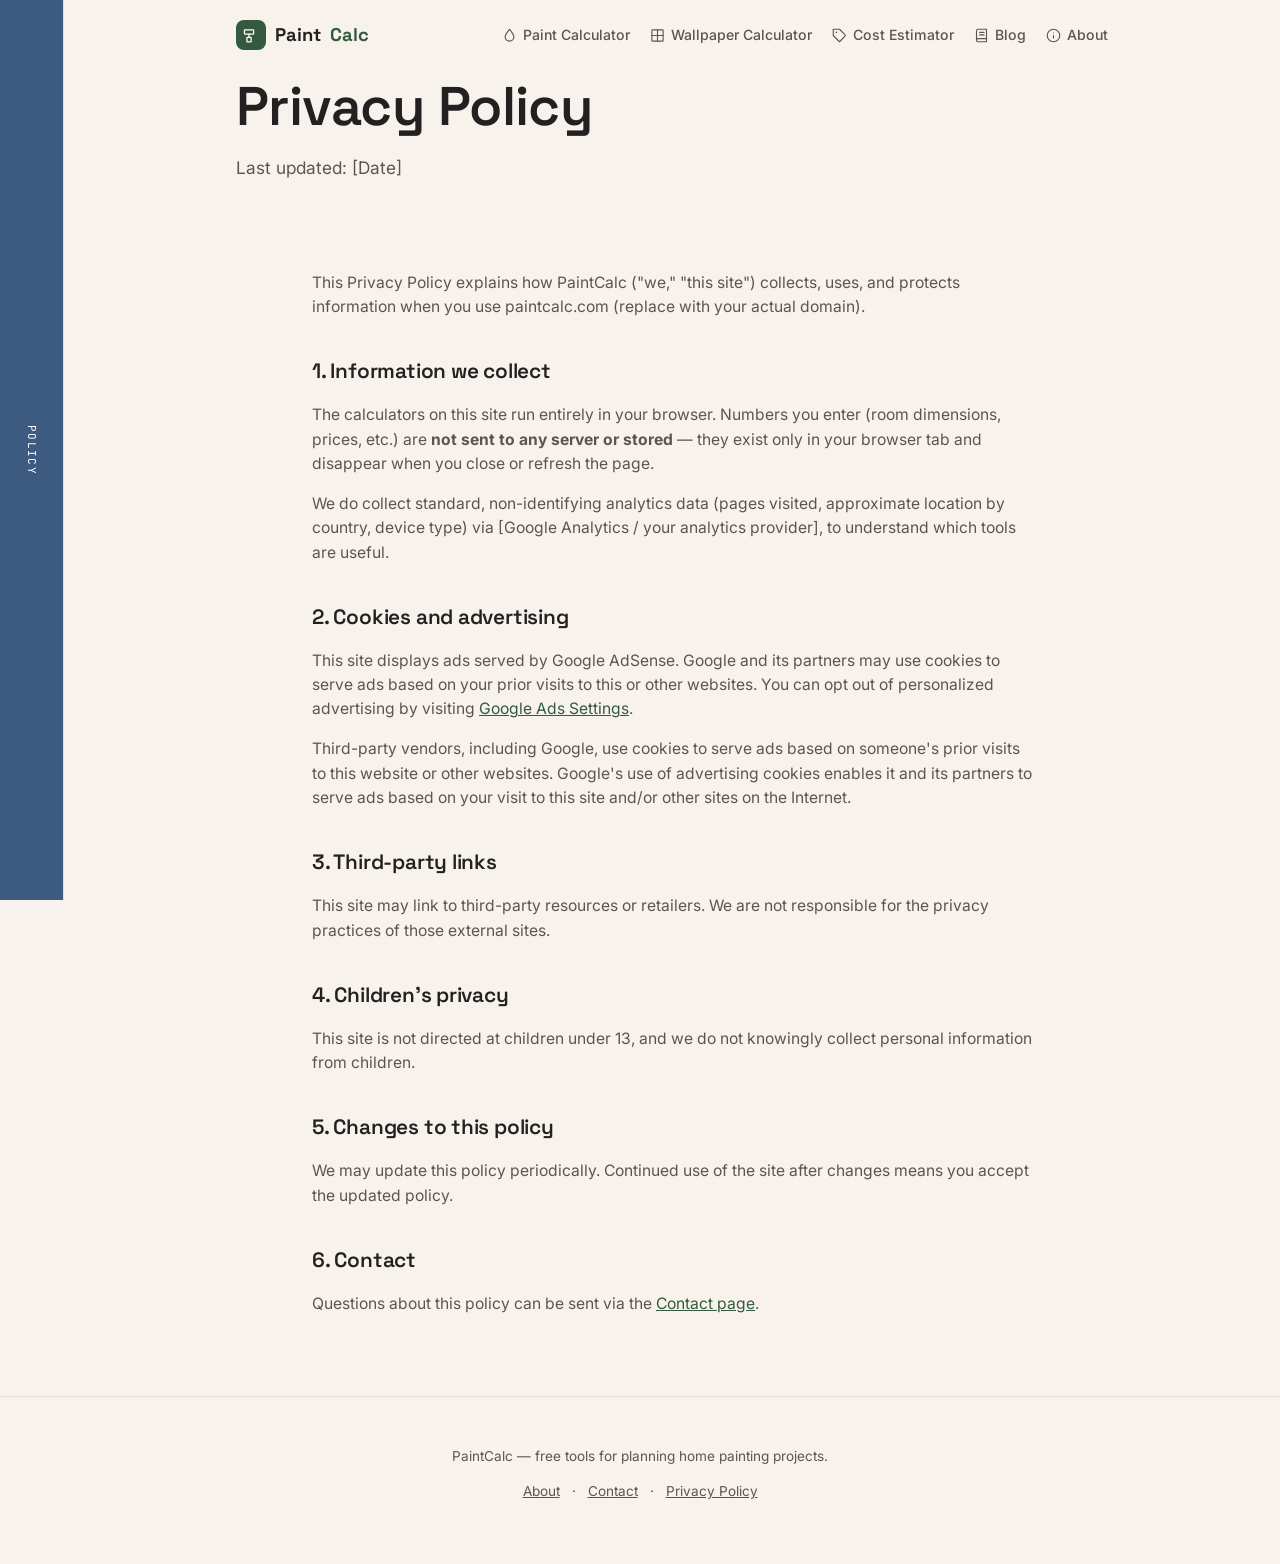
<file: privacy-policy.html>
<!DOCTYPE html>
<html lang="en">
<head>
<meta name="google-site-verification" content="9bSXV0oYwCNz4T_QT4-FbvCW3bJShIEgX8HZMbep9Co" />
<script async src="https://pagead2.googlesyndication.com/pagead/js/adsbygoogle.js?client=ca-pub-2006445566626425" crossorigin="anonymous"></script>

<meta charset="UTF-8">
<meta name="viewport" content="width=device-width, initial-scale=1.0">
<title>Privacy Policy | PaintCalc</title>
<meta name="description" content="Privacy policy for PaintCalc — how this site handles cookies, analytics, and advertising data.">
<meta name="robots" content="index, follow">
<link rel="preconnect" href="https://fonts.googleapis.com">
<link rel="preconnect" href="https://fonts.gstatic.com" crossorigin>
<link href="https://fonts.googleapis.com/css2?family=Space+Grotesk:wght@500;600;700&family=Inter:wght@400;500;600&family=JetBrains+Mono:wght@500;700&display=swap" rel="stylesheet">
<link rel="stylesheet" href="styles.css">
</head>
<body>
<div class="shell">
  <nav class="chip-rail" aria-label="Section navigation">
    <a href="#policy" class="chip chip-3">Policy</a>
  </nav>
  <main>
    <header class="site-nav">
      <a href="/" class="logo"><span class="icon-badge"><svg viewBox="0 0 24 24" fill="none" stroke="currentColor" stroke-width="1.8" stroke-linecap="round" stroke-linejoin="round"><rect x="2" y="4" width="13" height="6" rx="1"/><path d="M8.5 10v4.5"/><rect x="5.5" y="14.5" width="6" height="6.5" rx="1"/></svg></span>Paint<span>Calc</span></a>
      <nav class="links">
        <a href="/"><svg viewBox="0 0 24 24" fill="none" stroke="currentColor" stroke-width="1.8" stroke-linecap="round" stroke-linejoin="round"><path d="M12 2c4 5 7 8.5 7 12a7 7 0 1 1-14 0c0-3.5 3-7 7-12Z"/></svg>Paint Calculator</a>
        <a href="/wallpaper-calculator"><svg viewBox="0 0 24 24" fill="none" stroke="currentColor" stroke-width="1.8" stroke-linecap="round" stroke-linejoin="round"><rect x="3" y="3" width="18" height="18" rx="1"/><path d="M12 3v18M3 12h18"/></svg>Wallpaper Calculator</a>
        <a href="/paint-cost-calculator"><svg viewBox="0 0 24 24" fill="none" stroke="currentColor" stroke-width="1.8" stroke-linecap="round" stroke-linejoin="round"><path d="M20.6 13.4 12 22 2 12V2h10l8.6 8.6a2 2 0 0 1 0 2.8Z"/><circle cx="7" cy="7" r="1.3" fill="currentColor" stroke="none"/></svg>Cost Estimator</a>
        <a href="/blog"><svg viewBox="0 0 24 24" fill="none" stroke="currentColor" stroke-width="1.8" stroke-linecap="round" stroke-linejoin="round"><path d="M4 19.5A2.5 2.5 0 0 1 6.5 17H20"/><path d="M6.5 2H20v20H6.5A2.5 2.5 0 0 1 4 19.5v-15A2.5 2.5 0 0 1 6.5 2Z"/><path d="M9 7h7M9 11h7"/></svg>Blog</a>
        <a href="/about"><svg viewBox="0 0 24 24" fill="none" stroke="currentColor" stroke-width="1.8" stroke-linecap="round" stroke-linejoin="round"><circle cx="12" cy="12" r="10"/><path d="M12 16v-4M12 8h.01"/></svg>About</a>
      </nav>
    </header>

    <div class="hero compact">
      <h1>Privacy Policy</h1>
      <p class="lede">Last updated: [Date]</p>
    </div>

    <section id="policy">
      <div class="section-inner prose">
        <p>This Privacy Policy explains how PaintCalc ("we," "this site") collects, uses, and protects information when you use paintcalc.com (replace with your actual domain).</p>

        <h2>1. Information we collect</h2>
        <p>The calculators on this site run entirely in your browser. Numbers you enter (room dimensions, prices, etc.) are <strong>not sent to any server or stored</strong> — they exist only in your browser tab and disappear when you close or refresh the page.</p>
        <p>We do collect standard, non-identifying analytics data (pages visited, approximate location by country, device type) via [Google Analytics / your analytics provider], to understand which tools are useful.</p>

        <h2>2. Cookies and advertising</h2>
        <p>This site displays ads served by Google AdSense. Google and its partners may use cookies to serve ads based on your prior visits to this or other websites. You can opt out of personalized advertising by visiting <a href="https://adssettings.google.com" target="_blank" rel="noopener">Google Ads Settings</a>.</p>
        <p>Third-party vendors, including Google, use cookies to serve ads based on someone's prior visits to this website or other websites. Google's use of advertising cookies enables it and its partners to serve ads based on your visit to this site and/or other sites on the Internet.</p>

        <h2>3. Third-party links</h2>
        <p>This site may link to third-party resources or retailers. We are not responsible for the privacy practices of those external sites.</p>

        <h2>4. Children's privacy</h2>
        <p>This site is not directed at children under 13, and we do not knowingly collect personal information from children.</p>

        <h2>5. Changes to this policy</h2>
        <p>We may update this policy periodically. Continued use of the site after changes means you accept the updated policy.</p>

        <h2>6. Contact</h2>
        <p>Questions about this policy can be sent via the <a href="/contact">Contact page</a>.</p>
      </div>
    </section>
  </main>
</div>

<footer>
  <p>PaintCalc — free tools for planning home painting projects.</p>
  <p><a href="/about">About</a> · <a href="/contact">Contact</a> · <a href="/privacy-policy">Privacy Policy</a></p>
</footer>
</body>
</html>
</file>
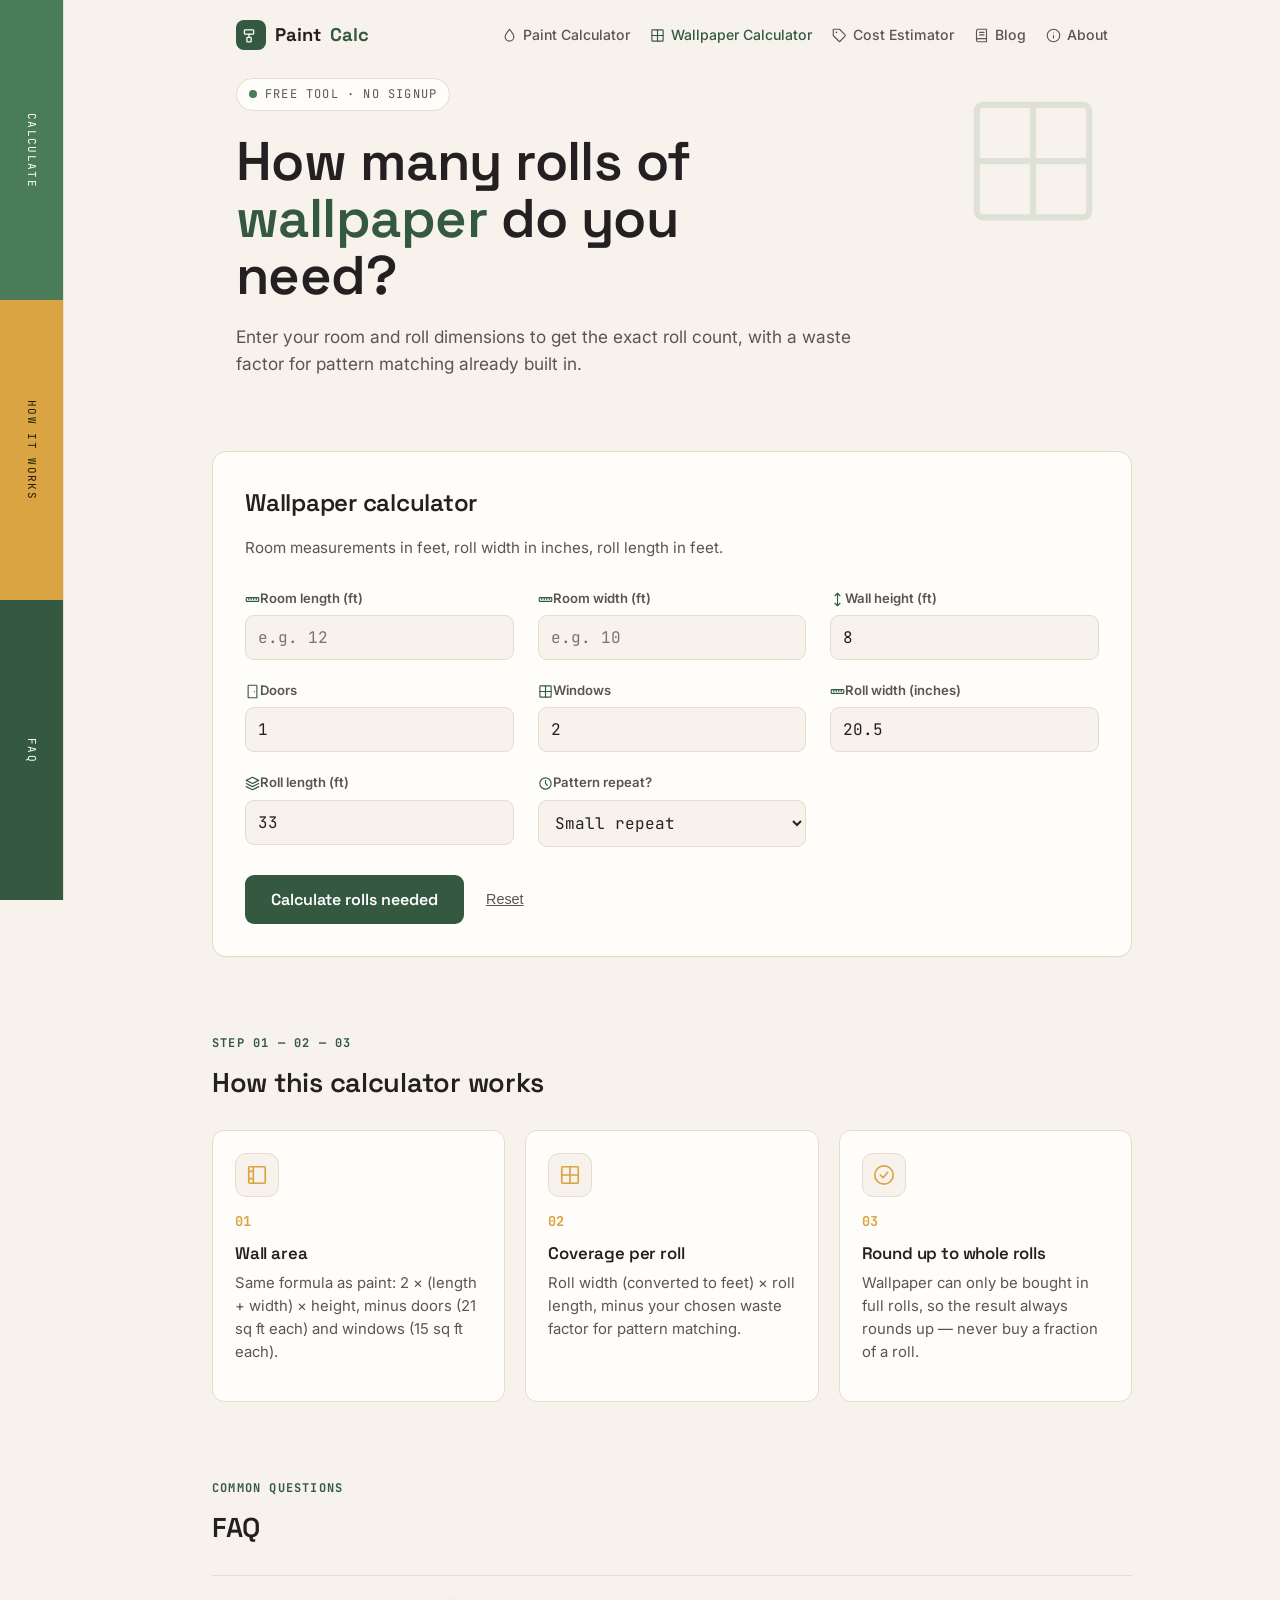
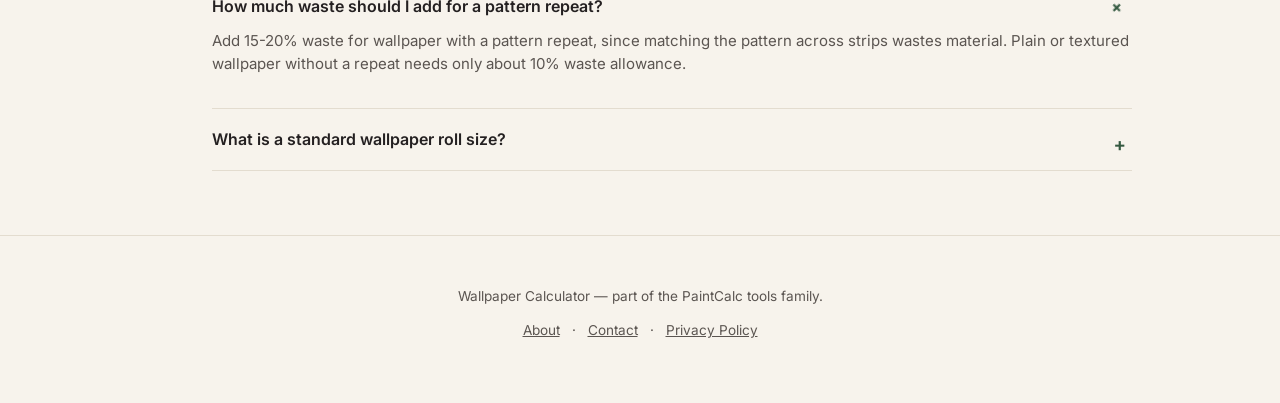
<file: wallpaper-calculator.html>
<!DOCTYPE html>
<html lang="en">
<head>
<meta name="google-site-verification" content="9bSXV0oYwCNz4T_QT4-FbvCW3bJShIEgX8HZMbep9Co" />
<script async src="https://pagead2.googlesyndication.com/pagead/js/adsbygoogle.js?client=ca-pub-2006445566626425" crossorigin="anonymous"></script>

<meta charset="UTF-8">
<meta name="viewport" content="width=device-width, initial-scale=1.0">
<title>Wallpaper Calculator — How Many Rolls Do You Need? | Free Estimator</title>
<meta name="description" content="Free wallpaper calculator. Enter your room size and roll dimensions to get the exact number of wallpaper rolls needed, with waste factor included.">
<meta name="robots" content="index, follow">
<link rel="preconnect" href="https://fonts.googleapis.com">
<link rel="preconnect" href="https://fonts.gstatic.com" crossorigin>
<link href="https://fonts.googleapis.com/css2?family=Space+Grotesk:wght@500;600;700&family=Inter:wght@400;500;600&family=JetBrains+Mono:wght@500;700&display=swap" rel="stylesheet">
<link rel="stylesheet" href="styles.css">
<script type="application/ld+json">
{
  "@context": "https://schema.org",
  "@type": "FAQPage",
  "mainEntity": [
    {
      "@type": "Question",
      "name": "How much waste should I add for wallpaper with a pattern repeat?",
      "acceptedAnswer": {
        "@type": "Answer",
        "text": "Add 15-20% waste for wallpaper with a pattern repeat, since matching the pattern across strips wastes material. Plain or textured wallpaper without a repeat needs only about 10% waste allowance."
      }
    },
    {
      "@type": "Question",
      "name": "What is a standard wallpaper roll size?",
      "acceptedAnswer": {
        "@type": "Answer",
        "text": "A standard single roll is about 20.5 inches wide and 33 feet long, covering roughly 56 square feet before waste. European rolls are often narrower (20.9 inches) but longer. Always check the label on your specific roll."
      }
    }
  ]
}
</script>
</head>
<body>
<div class="shell">
  <nav class="chip-rail" aria-label="Section navigation">
    <a href="#calculator" class="chip chip-1">Calculate</a>
    <a href="#how-it-works" class="chip chip-2">How It Works</a>
    <a href="#faq" class="chip chip-4">FAQ</a>
  </nav>

  <main>
    <header class="site-nav">
      <a href="/" class="logo"><span class="icon-badge"><svg viewBox="0 0 24 24" fill="none" stroke="currentColor" stroke-width="1.8" stroke-linecap="round" stroke-linejoin="round"><rect x="2" y="4" width="13" height="6" rx="1"/><path d="M8.5 10v4.5"/><rect x="5.5" y="14.5" width="6" height="6.5" rx="1"/></svg></span>Paint<span>Calc</span></a>
      <nav class="links">
        <a href="/"><svg viewBox="0 0 24 24" fill="none" stroke="currentColor" stroke-width="1.8" stroke-linecap="round" stroke-linejoin="round"><path d="M12 2c4 5 7 8.5 7 12a7 7 0 1 1-14 0c0-3.5 3-7 7-12Z"/></svg>Paint Calculator</a>
        <a href="/wallpaper-calculator" class="active"><svg viewBox="0 0 24 24" fill="none" stroke="currentColor" stroke-width="1.8" stroke-linecap="round" stroke-linejoin="round"><rect x="3" y="3" width="18" height="18" rx="1"/><path d="M12 3v18M3 12h18"/></svg>Wallpaper Calculator</a>
        <a href="/paint-cost-calculator"><svg viewBox="0 0 24 24" fill="none" stroke="currentColor" stroke-width="1.8" stroke-linecap="round" stroke-linejoin="round"><path d="M20.6 13.4 12 22 2 12V2h10l8.6 8.6a2 2 0 0 1 0 2.8Z"/><circle cx="7" cy="7" r="1.3" fill="currentColor" stroke="none"/></svg>Cost Estimator</a>
        <a href="/blog"><svg viewBox="0 0 24 24" fill="none" stroke="currentColor" stroke-width="1.8" stroke-linecap="round" stroke-linejoin="round"><path d="M4 19.5A2.5 2.5 0 0 1 6.5 17H20"/><path d="M6.5 2H20v20H6.5A2.5 2.5 0 0 1 4 19.5v-15A2.5 2.5 0 0 1 6.5 2Z"/><path d="M9 7h7M9 11h7"/></svg>Blog</a>
        <a href="/about"><svg viewBox="0 0 24 24" fill="none" stroke="currentColor" stroke-width="1.8" stroke-linecap="round" stroke-linejoin="round"><circle cx="12" cy="12" r="10"/><path d="M12 16v-4M12 8h.01"/></svg>About</a>
      </nav>
    </header>

    <div class="hero compact">
      <div class="hero-art" aria-hidden="true"><svg viewBox="0 0 24 24" fill="none" stroke="currentColor" stroke-width="1"><rect x="3" y="3" width="18" height="18" rx="1"/><path d="M12 3v18M3 12h18"/></svg></div>
      <span class="eyebrow"><span class="dot"></span> Free tool · no signup</span>
      <h1>How many rolls of <em>wallpaper</em> do you need?</h1>
      <p class="lede">Enter your room and roll dimensions to get the exact roll count, with a waste factor for pattern matching already built in.</p>
    </div>

    <section id="calculator">
      <div class="section-inner">
        <div class="card">
          <h2>Wallpaper calculator</h2>
          <p class="sub">Room measurements in feet, roll width in inches, roll length in feet.</p>

          <form id="wpForm">
            <div class="grid">
              <div class="field">
                <label for="length"><svg class="icon" viewBox="0 0 24 24" fill="none" stroke="currentColor" stroke-width="1.8" stroke-linecap="round" stroke-linejoin="round"><rect x="2" y="9" width="20" height="6" rx="1"/><path d="M6 9v3M10 9v3M14 9v3M18 9v3"/></svg>Room length (ft)</label>
                <input type="number" id="length" min="0" step="0.1" placeholder="e.g. 12" required>
              </div>
              <div class="field">
                <label for="width"><svg class="icon" viewBox="0 0 24 24" fill="none" stroke="currentColor" stroke-width="1.8" stroke-linecap="round" stroke-linejoin="round"><rect x="2" y="9" width="20" height="6" rx="1"/><path d="M6 9v3M10 9v3M14 9v3M18 9v3"/></svg>Room width (ft)</label>
                <input type="number" id="width" min="0" step="0.1" placeholder="e.g. 10" required>
              </div>
              <div class="field">
                <label for="height"><svg class="icon" viewBox="0 0 24 24" fill="none" stroke="currentColor" stroke-width="1.8" stroke-linecap="round" stroke-linejoin="round"><path d="M12 2v20M8 6l4-4 4 4M8 18l4 4 4-4"/></svg>Wall height (ft)</label>
                <input type="number" id="height" min="0" step="0.1" value="8" required>
              </div>
              <div class="field">
                <label for="doors"><svg class="icon" viewBox="0 0 24 24" fill="none" stroke="currentColor" stroke-width="1.8" stroke-linecap="round" stroke-linejoin="round"><rect x="5" y="2" width="14" height="20" rx="1"/><circle cx="15" cy="12" r="1" fill="currentColor" stroke="none"/></svg>Doors</label>
                <input type="number" id="doors" min="0" step="1" value="1">
              </div>
              <div class="field">
                <label for="windows"><svg class="icon" viewBox="0 0 24 24" fill="none" stroke="currentColor" stroke-width="1.8" stroke-linecap="round" stroke-linejoin="round"><rect x="3" y="3" width="18" height="18" rx="1"/><path d="M12 3v18M3 12h18"/></svg>Windows</label>
                <input type="number" id="windows" min="0" step="1" value="2">
              </div>
              <div class="field">
                <label for="rollWidth"><svg class="icon" viewBox="0 0 24 24" fill="none" stroke="currentColor" stroke-width="1.8" stroke-linecap="round" stroke-linejoin="round"><rect x="2" y="9" width="20" height="6" rx="1"/><path d="M6 9v3M10 9v3M14 9v3M18 9v3"/></svg>Roll width (inches)</label>
                <input type="number" id="rollWidth" min="10" step="0.1" value="20.5">
              </div>
              <div class="field">
                <label for="rollLength"><svg class="icon" viewBox="0 0 24 24" fill="none" stroke="currentColor" stroke-width="1.8" stroke-linecap="round" stroke-linejoin="round"><path d="M12 2 2 7l10 5 10-5-10-5Z"/><path d="M2 17l10 5 10-5"/><path d="M2 12l10 5 10-5"/></svg>Roll length (ft)</label>
                <input type="number" id="rollLength" min="5" step="0.5" value="33">
              </div>
              <div class="field">
                <label for="repeat"><svg class="icon" viewBox="0 0 24 24" fill="none" stroke="currentColor" stroke-width="1.8" stroke-linecap="round" stroke-linejoin="round"><circle cx="12" cy="12" r="9"/><path d="M12 7v5l3 3"/></svg>Pattern repeat?</label>
                <select id="repeat">
                  <option value="0.10">No repeat (plain/textured)</option>
                  <option value="0.15" selected>Small repeat</option>
                  <option value="0.20">Large repeat</option>
                </select>
              </div>
            </div>

            <div class="actions">
              <button type="submit" class="primary">Calculate rolls needed</button>
              <button type="button" class="reset" id="resetBtn">Reset</button>
            </div>
          </form>

          <div class="result" id="result">
            <div class="result-grid">
              <div class="result-tile">
                <svg class="icon" viewBox="0 0 24 24" fill="none" stroke="currentColor" stroke-width="1.8" stroke-linecap="round" stroke-linejoin="round"><rect x="3" y="3" width="18" height="18" rx="1"/><path d="M8 3v18M3 8h5M3 16h5"/></svg>
                <div class="label">Wall area to cover</div>
                <div class="value" id="outArea">0 <small>sq ft</small></div>
              </div>
              <div class="result-tile">
                <svg class="icon" viewBox="0 0 24 24" fill="none" stroke="currentColor" stroke-width="1.8" stroke-linecap="round" stroke-linejoin="round"><path d="M12 2 2 7l10 5 10-5-10-5Z"/><path d="M2 17l10 5 10-5"/><path d="M2 12l10 5 10-5"/></svg>
                <div class="label">Rolls needed</div>
                <div class="value" id="outRolls">0 <small>rolls</small></div>
              </div>
            </div>
            <p class="result-note" id="resultNote"></p>
          </div>
        </div>
      </div>
    </section>

    <section id="how-it-works">
      <div class="section-inner">
        <div class="section-head">
          <span class="kicker">Step 01 — 02 — 03</span>
          <h2>How this calculator works</h2>
        </div>
        <div class="steps">
          <div class="step">
            <div class="icon-badge-lg"><svg viewBox="0 0 24 24" fill="none" stroke="currentColor" stroke-width="1.8" stroke-linecap="round" stroke-linejoin="round"><rect x="3" y="3" width="18" height="18" rx="1"/><path d="M8 3v18M3 8h5M3 16h5"/></svg></div>
            <div class="num">01</div>
            <h3>Wall area</h3>
            <p>Same formula as paint: 2 × (length + width) × height, minus doors (21 sq ft each) and windows (15 sq ft each).</p>
          </div>
          <div class="step">
            <div class="icon-badge-lg"><svg viewBox="0 0 24 24" fill="none" stroke="currentColor" stroke-width="1.8" stroke-linecap="round" stroke-linejoin="round"><rect x="3" y="3" width="18" height="18" rx="1"/><path d="M12 3v18M3 12h18"/></svg></div>
            <div class="num">02</div>
            <h3>Coverage per roll</h3>
            <p>Roll width (converted to feet) × roll length, minus your chosen waste factor for pattern matching.</p>
          </div>
          <div class="step">
            <div class="icon-badge-lg"><svg viewBox="0 0 24 24" fill="none" stroke="currentColor" stroke-width="1.8" stroke-linecap="round" stroke-linejoin="round"><circle cx="12" cy="12" r="10"/><path d="m8 12 3 3 5-6"/></svg></div>
            <div class="num">03</div>
            <h3>Round up to whole rolls</h3>
            <p>Wallpaper can only be bought in full rolls, so the result always rounds up — never buy a fraction of a roll.</p>
          </div>
        </div>
      </div>
    </section>

    <section id="faq">
      <div class="section-inner">
        <div class="section-head">
          <span class="kicker">Common questions</span>
          <h2>FAQ</h2>
        </div>
        <div class="faq">
          <details class="faq-item" open>
            <summary>How much waste should I add for a pattern repeat? <span class="icon">+</span></summary>
            <p>Add 15-20% waste for wallpaper with a pattern repeat, since matching the pattern across strips wastes material. Plain or textured wallpaper without a repeat needs only about 10% waste allowance.</p>
          </details>
          <details class="faq-item">
            <summary>What is a standard wallpaper roll size? <span class="icon">+</span></summary>
            <p>A standard single roll is about 20.5 inches wide and 33 feet long, covering roughly 56 square feet before waste. European rolls are often narrower but longer — always check the label on your specific roll.</p>
          </details>
        </div>
      </div>
    </section>
  </main>
</div>

<footer>
  <p>Wallpaper Calculator — part of the PaintCalc tools family.</p>
  <p><a href="/about">About</a> · <a href="/contact">Contact</a> · <a href="/privacy-policy">Privacy Policy</a></p>
</footer>

<script>
  const form = document.getElementById('wpForm');
  const resultBox = document.getElementById('result');

  form.addEventListener('submit', function(e){
    e.preventDefault();
    const length = parseFloat(document.getElementById('length').value) || 0;
    const width = parseFloat(document.getElementById('width').value) || 0;
    const height = parseFloat(document.getElementById('height').value) || 0;
    const doors = parseInt(document.getElementById('doors').value) || 0;
    const windows = parseInt(document.getElementById('windows').value) || 0;
    const rollWidthIn = parseFloat(document.getElementById('rollWidth').value) || 20.5;
    const rollLength = parseFloat(document.getElementById('rollLength').value) || 33;
    const waste = parseFloat(document.getElementById('repeat').value) || 0.15;

    let wallArea = 2 * (length + width) * height;
    wallArea -= (doors * 21) + (windows * 15);
    if (wallArea < 0) wallArea = 0;

    const rollWidthFt = rollWidthIn / 12;
    const rollCoverage = rollWidthFt * rollLength * (1 - waste);
    const rollsNeeded = Math.ceil(wallArea / rollCoverage);

    document.getElementById('outArea').innerHTML = Math.round(wallArea).toLocaleString() + ' <small>sq ft</small>';
    document.getElementById('outRolls').innerHTML = rollsNeeded + ' <small>rolls</small>';
    document.getElementById('resultNote').textContent =
      `Each roll covers about ${Math.round(rollCoverage)} usable sq ft after a ${Math.round(waste*100)}% waste allowance.`;

    resultBox.classList.add('show');
    resultBox.scrollIntoView({behavior:'smooth', block:'nearest'});
  });

  document.getElementById('resetBtn').addEventListener('click', function(){
    form.reset();
    resultBox.classList.remove('show');
  });
</script>
</body>
</html>
</file>
<file: styles.css>
:root{
  --cream:#F7F3EC;
  --paper:#FFFDF9;
  --ink:#242021;
  --ink-soft:#5B5551;
  --sage:#4A7C59;
  --sage-deep:#345940;
  --ochre:#D9A441;
  --slate:#3D5A80;
  --line:#E3DCCF;
  --radius:14px;
}
*{box-sizing:border-box;}
html{scroll-behavior:smooth;}
body{
  margin:0;
  background:var(--cream);
  color:var(--ink);
  font-family:'Inter',system-ui,sans-serif;
  line-height:1.55;
  -webkit-font-smoothing:antialiased;
}
h1,h2,h3,.display{
  font-family:'Space Grotesk',sans-serif;
  font-weight:600;
  letter-spacing:-0.01em;
  margin:0;
}
.mono{font-family:'JetBrains Mono',monospace;}
a{color:var(--sage-deep);}
:focus-visible{outline:3px solid var(--slate); outline-offset:2px;}
img,svg{display:block;max-width:100%;}

/* ---------- layout shell ---------- */
.shell{
  display:grid;
  grid-template-columns:64px 1fr;
  min-height:100vh;
}
@media (max-width:820px){
  .shell{grid-template-columns:1fr;}
}

/* ---------- paint-chip rail (signature element / in-page nav) ---------- */
.chip-rail{
  position:sticky;
  top:0;
  height:100vh;
  background:var(--paper);
  border-right:1px solid var(--line);
  display:flex;
  flex-direction:column;
}
@media (max-width:820px){
  .chip-rail{
    position:static;
    height:auto;
    flex-direction:row;
    border-right:none;
    border-bottom:1px solid var(--line);
    overflow-x:auto;
  }
}
.chip{
  flex:1;
  display:flex;
  align-items:center;
  justify-content:center;
  writing-mode:vertical-rl;
  text-orientation:mixed;
  font-family:'JetBrains Mono',monospace;
  font-size:11px;
  letter-spacing:0.12em;
  text-transform:uppercase;
  color:#fff;
  text-decoration:none;
  padding:18px 0;
  transition:flex-grow .25s ease;
}
.chip:hover, .chip:focus-visible{flex-grow:1.6;}
@media (max-width:820px){
  .chip{writing-mode:horizontal-tb; min-width:110px; padding:14px 10px;}
}
.chip-1{background:var(--sage);}
.chip-2{background:var(--ochre); color:#241d09;}
.chip-3{background:var(--slate);}
.chip-4{background:var(--sage-deep);}

main{min-width:0;}

/* ---------- top site nav (cross-page) ---------- */
.site-nav{
  display:flex;
  align-items:center;
  justify-content:space-between;
  flex-wrap:wrap;
  gap:14px;
  padding:20px 24px 0;
  max-width:920px;
  margin:0 auto;
}
.site-nav .logo{
  font-family:'Space Grotesk',sans-serif;
  font-weight:700;
  font-size:1.15rem;
  color:var(--ink);
  text-decoration:none;
  display:flex;
  align-items:center;
  gap:9px;
}
.site-nav .logo span{color:var(--sage-deep);}
.site-nav .logo .icon-badge{
  width:30px;height:30px;
  background:var(--sage-deep);
  border-radius:8px;
  display:flex;align-items:center;justify-content:center;
  flex-shrink:0;
}
.site-nav .logo .icon-badge svg{width:17px;height:17px;color:#fff;}

/* ---------- icon system ---------- */
.icon{width:18px;height:18px;flex-shrink:0;display:inline-block;vertical-align:middle;}
.field label{display:flex;align-items:center;gap:7px;}
.field label .icon{width:15px;height:15px;color:var(--sage-deep);}

.hero-art{
  position:absolute;
  top:36px;
  right:24px;
  width:150px;
  height:150px;
  color:var(--sage);
  opacity:0.14;
  pointer-events:none;
}
.hero-art svg{width:100%;height:100%;}
@media (max-width:820px){.hero-art{display:none;}}
.hero{position:relative;}

.icon-badge-lg{
  width:44px;height:44px;
  border-radius:11px;
  background:var(--cream);
  border:1px solid var(--line);
  display:flex;align-items:center;justify-content:center;
  margin-bottom:14px;
}
.icon-badge-lg svg{width:22px;height:22px;color:var(--ochre);}

.result-tile .icon{width:18px;height:18px;color:var(--sage-deep);margin-bottom:8px;}

.tip{align-items:flex-start;}
.tip .icon-dot{
  width:30px;height:30px;border-radius:9px;
  display:flex;align-items:center;justify-content:center;
  flex-shrink:0;
}
.tip .icon-dot svg{width:16px;height:16px;color:#fff;}
.site-nav .links{
  display:flex;
  gap:20px;
  flex-wrap:wrap;
  font-size:.88rem;
  font-weight:500;
}
.site-nav .links a{
  color:var(--ink-soft);
  text-decoration:none;
  display:flex;
  align-items:center;
  gap:6px;
}
.site-nav .links a svg{width:15px;height:15px;flex-shrink:0;}
.site-nav .links a:hover, .site-nav .links a.active{color:var(--sage-deep);}

/* ---------- hero ---------- */
.hero{
  padding:40px 24px 48px;
  max-width:920px;
  margin:0 auto;
  text-align:left;
}
.hero.compact{padding-top:28px;}
.eyebrow{
  display:inline-flex;
  align-items:center;
  gap:8px;
  font-family:'JetBrains Mono',monospace;
  font-size:12px;
  letter-spacing:0.1em;
  text-transform:uppercase;
  color:var(--ink-soft);
  background:var(--paper);
  border:1px solid var(--line);
  padding:6px 12px;
  border-radius:999px;
  margin-bottom:22px;
}
.eyebrow .dot{width:8px;height:8px;border-radius:50%;background:var(--sage);}
.hero h1{
  font-size:clamp(2.1rem, 4.4vw, 3.4rem);
  line-height:1.05;
  max-width:16ch;
}
.hero h1 em{
  font-style:normal;
  color:var(--sage-deep);
  position:relative;
}
.hero p.lede{
  margin-top:20px;
  font-size:1.08rem;
  color:var(--ink-soft);
  max-width:56ch;
}
.swatch-strip{
  display:flex;
  gap:6px;
  margin-top:32px;
}
.swatch-strip span{
  height:34px;
  flex:1;
  border-radius:6px;
  max-width:70px;
}

/* ---------- calculator card ---------- */
section{padding:8px 24px 64px;}
.section-inner{max-width:920px;margin:0 auto;}
.card{
  background:var(--paper);
  border:1px solid var(--line);
  border-radius:var(--radius);
  padding:32px;
  box-shadow:0 1px 0 rgba(36,32,33,0.03);
}
.card h2{font-size:1.5rem;margin-bottom:6px;}
.card .sub{color:var(--ink-soft);font-size:.95rem;margin-bottom:28px;}
.grid{
  display:grid;
  grid-template-columns:repeat(3,1fr);
  gap:20px 24px;
}
@media (max-width:640px){.grid{grid-template-columns:1fr 1fr;}}
.field label{
  display:block;
  font-size:.82rem;
  font-weight:600;
  color:var(--ink-soft);
  margin-bottom:7px;
}
.field input, .field select{
  width:100%;
  padding:11px 12px;
  border:1.5px solid var(--line);
  border-radius:9px;
  font-family:'JetBrains Mono',monospace;
  font-size:1rem;
  background:var(--cream);
  color:var(--ink);
}
.field input:focus, .field select:focus{border-color:var(--sage);}
.field .hint{font-size:.75rem;color:var(--ink-soft);margin-top:4px;font-family:'Inter',sans-serif;}
.checkfield{display:flex;align-items:center;gap:8px;margin-top:8px;}
.checkfield input{width:auto;}
.actions{
  margin-top:28px;
  display:flex;
  align-items:center;
  gap:16px;
  flex-wrap:wrap;
}
button.primary{
  background:var(--sage-deep);
  color:#fff;
  border:none;
  padding:14px 26px;
  border-radius:9px;
  font-family:'Space Grotesk',sans-serif;
  font-weight:600;
  font-size:1rem;
  cursor:pointer;
  transition:background .15s ease, transform .1s ease;
}
button.primary:hover{background:var(--sage);}
button.primary:active{transform:translateY(1px);}
.reset{
  background:none;
  border:none;
  color:var(--ink-soft);
  font-size:.9rem;
  text-decoration:underline;
  cursor:pointer;
  padding:6px;
}

.result{
  margin-top:28px;
  border-top:1px dashed var(--line);
  padding-top:26px;
  display:none;
}
.result.show{display:block;}
.result-grid{
  display:grid;
  grid-template-columns:1fr 1fr;
  gap:16px;
}
@media (max-width:520px){.result-grid{grid-template-columns:1fr;}}
.result-tile{
  background:var(--cream);
  border:1px solid var(--line);
  border-radius:10px;
  padding:18px 20px;
}
.result-tile .label{
  font-size:.78rem;
  text-transform:uppercase;
  letter-spacing:.08em;
  color:var(--ink-soft);
  font-weight:600;
}
.result-tile .value{
  font-family:'JetBrains Mono',monospace;
  font-size:1.9rem;
  font-weight:700;
  color:var(--sage-deep);
  margin-top:4px;
}
.result-tile .value small{font-size:1rem;color:var(--ink-soft);font-weight:500;}
.result-note{
  margin-top:16px;
  font-size:.9rem;
  color:var(--ink-soft);
}

/* ---------- content sections ---------- */
.section-head{margin-bottom:26px;}
.section-head .kicker{
  font-family:'JetBrains Mono',monospace;
  font-size:12px;
  letter-spacing:.1em;
  text-transform:uppercase;
  color:var(--sage-deep);
  font-weight:700;
}
.section-head h2{font-size:1.7rem;margin-top:8px;}

.steps{
  display:grid;
  grid-template-columns:repeat(3,1fr);
  gap:20px;
}
@media (max-width:720px){.steps{grid-template-columns:1fr;}}
.step{
  background:var(--paper);
  border:1px solid var(--line);
  border-radius:12px;
  padding:22px;
}
.step .num{
  font-family:'JetBrains Mono',monospace;
  font-weight:700;
  color:var(--ochre);
  font-size:.85rem;
}
.step h3{font-size:1.05rem;margin-top:8px;}
.step p{color:var(--ink-soft);font-size:.93rem;margin-top:6px;}

.tips-list{
  display:grid;
  gap:14px;
}
.tip{
  display:flex;
  gap:14px;
  background:var(--paper);
  border:1px solid var(--line);
  border-radius:12px;
  padding:18px 20px;
}
.tip .chip-dot{
  width:10px;height:10px;border-radius:50%;
  background:var(--slate);
  margin-top:7px;
  flex-shrink:0;
}
.tip p{margin:0;color:var(--ink-soft);font-size:.94rem;}
.tip strong{color:var(--ink);}

.faq{border-top:1px solid var(--line);}
.faq-item{border-bottom:1px solid var(--line);padding:18px 0;}
.faq-item summary{
  cursor:pointer;
  font-weight:600;
  font-size:1rem;
  list-style:none;
  display:flex;
  justify-content:space-between;
  align-items:center;
}
.faq-item summary::-webkit-details-marker{display:none;}
.faq-item summary .icon{
  font-family:'JetBrains Mono',monospace;
  color:var(--sage-deep);
  font-size:1.2rem;
}
.faq-item[open] summary .icon{transform:rotate(45deg);}
.faq-item .icon{transition:transform .15s ease;}
.faq-item p{color:var(--ink-soft);margin-top:10px;font-size:.94rem;}

/* ---------- plain content pages (about/privacy/contact) ---------- */
.prose{max-width:720px;}
.prose h2{font-size:1.3rem;margin-top:36px;margin-bottom:10px;}
.prose p, .prose li{color:var(--ink-soft);font-size:.98rem;}
.prose ul{padding-left:20px;}
.contact-form{display:grid;gap:16px;max-width:480px;margin-top:20px;}
.contact-form textarea{
  width:100%;
  padding:11px 12px;
  border:1.5px solid var(--line);
  border-radius:9px;
  font-family:'Inter',sans-serif;
  font-size:1rem;
  background:var(--cream);
  color:var(--ink);
  min-height:120px;
  resize:vertical;
}

footer{
  padding:36px 24px 48px;
  text-align:center;
  color:var(--ink-soft);
  font-size:.85rem;
  border-top:1px solid var(--line);
}
footer a{color:var(--ink-soft);margin:0 8px;}
</file>
